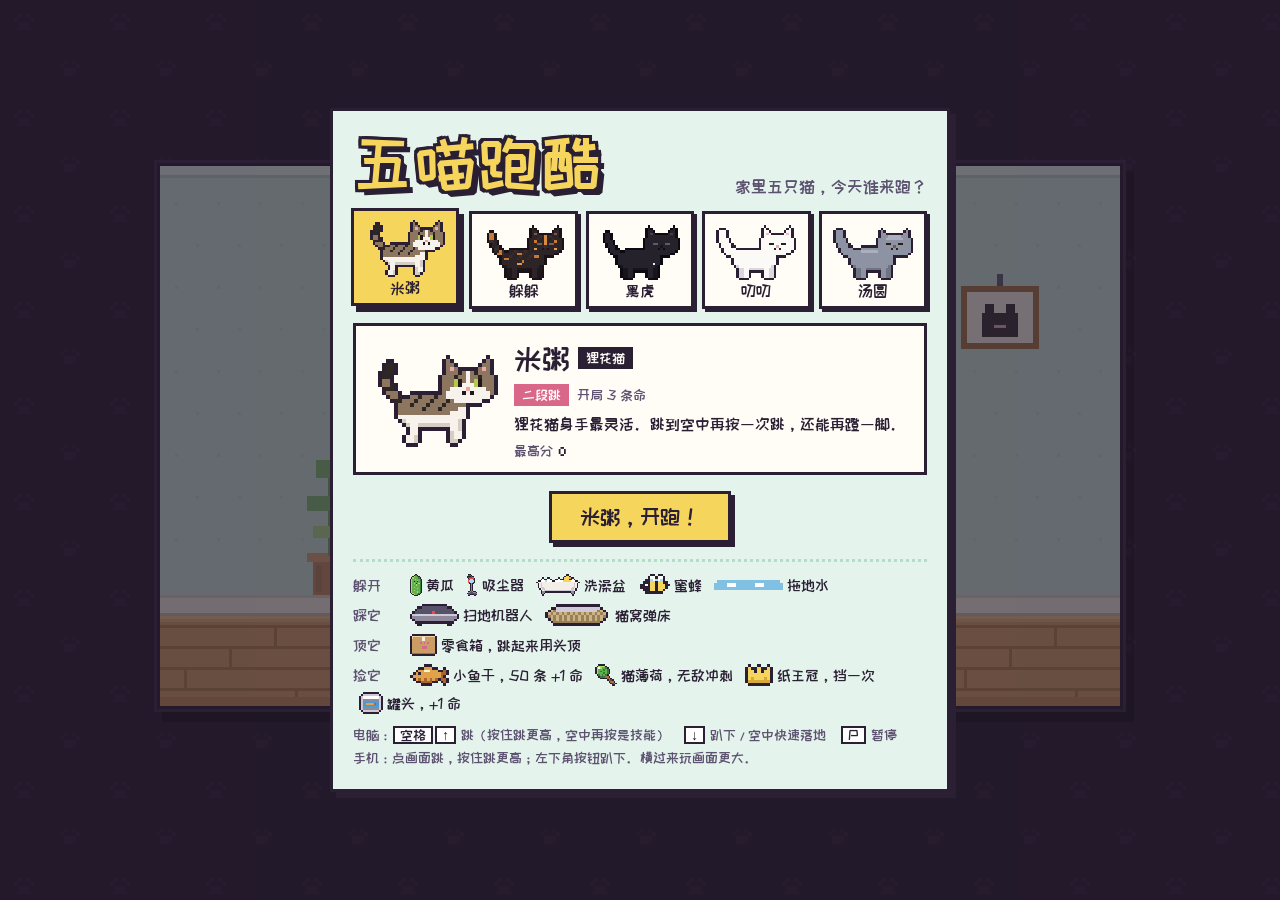
<file: cat-run/index.html>
<!doctype html>
<html lang="zh-CN">
<head>
<meta charset="utf-8">
<meta name="viewport" content="width=device-width, initial-scale=1, viewport-fit=cover">
<title>五喵跑酷</title>
<link rel="preconnect" href="https://fonts.googleapis.com">
<link rel="preconnect" href="https://fonts.gstatic.com" crossorigin>
<link rel="stylesheet" href="https://fonts.googleapis.com/css2?family=Silkscreen&family=ZCOOL+KuaiLe&display=swap">
<style>
/* Layout: one screen — the pixel stage sits on a plum ground; menus float above it as hard-shadow panels. */
:root{
  --plum:#2a1f33; --plum-hi:#3d2e4b; --paw:#33263e;
  --mint:#e4f4ed; --mint-deep:#b4dccb; --butter:#f6d55c; --rose:#f5a3b5;
  --ink:#2a1f33; --paper:#fffdf6; --soft:#b8acc6;
  --f-display:"ZCOOL KuaiLe","PingFang SC","Hiragino Sans GB","Microsoft YaHei","Noto Sans SC",sans-serif;
  --f-pixel:"Silkscreen","Courier New",ui-monospace,monospace;
  color-scheme:dark;
}
*{box-sizing:border-box}
[hidden]{display:none!important}
html{height:100%;padding-top:env(safe-area-inset-top,0px);padding-bottom:env(safe-area-inset-bottom,0px)}
body{
  height:100%;margin:0;overflow:hidden;color:var(--paper);font-family:var(--f-display);
  background:var(--plum) url("data:image/svg+xml,%3Csvg xmlns='http://www.w3.org/2000/svg' width='96' height='96' shape-rendering='crispEdges'%3E%3Cg fill='%2333263e'%3E%3Cpath d='M18 14h4v4h-4zM26 14h4v4h-4zM14 18h4v4h-4zM30 18h4v4h-4zM18 22h12v8h-12z'/%3E%3Cpath d='M64 60h4v4h-4zM72 60h4v4h-4zM60 64h4v4h-4zM76 64h4v4h-4zM64 68h12v8h-12z'/%3E%3C/g%3E%3C/svg%3E");
  -webkit-user-select:none;user-select:none;-webkit-tap-highlight-color:transparent;-webkit-touch-callout:none;
}
button{font:inherit;color:inherit}
#app{height:100%;display:flex;flex-direction:column;align-items:center;justify-content:center;gap:12px;padding-inline:16px;padding-block:8px}
#stage{position:relative;flex:none;width:320px;height:180px;touch-action:none;cursor:pointer;
  box-shadow:0 0 0 3px var(--ink),0 0 0 6px var(--plum-hi),8px 10px 0 6px rgba(0,0,0,.25)}
#game{display:block;width:100%;height:100%;image-rendering:crisp-edges;image-rendering:pixelated}

/* HUD */
#hud{position:absolute;inset:0;pointer-events:none;font-size:var(--hud,13px);padding:.5em .6em;display:flex;justify-content:space-between;align-items:flex-start;gap:.6em}
.hud-l,.hud-r{display:flex;align-items:center;gap:.55em}
.hud-l{flex-wrap:wrap;min-width:0}
#hearts{display:flex;gap:.12em;flex-wrap:wrap}
.ico{display:block;width:1.25em;height:auto;image-rendering:pixelated}
.fishc,.buff{display:flex;align-items:center;gap:.25em}
.num{font-family:var(--f-pixel);line-height:1;letter-spacing:.04em;color:var(--paper);
  text-shadow:.09em 0 0 var(--ink),-.09em 0 0 var(--ink),0 .09em 0 var(--ink),0 -.09em 0 var(--ink),.12em .12em 0 var(--ink)}
.scores{display:flex;flex-direction:column;align-items:flex-end;gap:.2em}
.scores .hi{font-size:.75em;color:var(--butter)}
.scores .big{font-size:1.25em}
.bar{width:3.2em;height:.5em;background:var(--ink);padding:.1em}
.bar i{display:block;height:100%;background:linear-gradient(90deg,#f5a3b5,#f6d55c,#a6dc6e,#a9dcf2);width:100%}
.hbtn{pointer-events:auto;width:1.9em;height:1.9em;display:grid;place-items:center;padding:0;cursor:pointer;
  background:var(--paper);color:var(--ink);border:.14em solid var(--ink);box-shadow:.14em .14em 0 var(--ink);font-family:var(--f-pixel);font-size:1em;line-height:1}
.hbtn.off{background:var(--soft)}
.hbtn:focus-visible{outline:2px dashed var(--rose);outline-offset:2px}
#toast{position:absolute;left:0;right:0;top:24%;text-align:center;pointer-events:none;font-size:calc(var(--hud,13px)*1.6);
  color:var(--butter);opacity:0;transform:translateY(.4em) scale(.9);transition:opacity .18s,transform .18s;
  text-shadow:.07em 0 0 var(--ink),-.07em 0 0 var(--ink),0 .07em 0 var(--ink),0 -.07em 0 var(--ink),.1em .12em 0 var(--ink)}
#toast.show{opacity:1;transform:none}

/* touch pads */
#pads{display:flex;justify-content:space-between;gap:14px;width:100%;max-width:560px}
.pad{flex:1;height:72px;border:3px solid var(--ink);background:var(--paper);color:var(--ink);font-size:22px;box-shadow:4px 4px 0 var(--ink);touch-action:none;cursor:pointer}
.pad.on{transform:translate(3px,3px);box-shadow:1px 1px 0 var(--ink);background:var(--butter)}
#app.pads-over #pads{position:fixed;left:0;right:0;bottom:calc(env(safe-area-inset-bottom,0px) + 12px);max-width:none;padding-inline:20px;pointer-events:none}
#app.pads-over .pad{pointer-events:auto;flex:none;width:86px;height:86px;border-radius:50%;opacity:.5}
#app.pads-below #stage{margin-top:auto}
#app.pads-below #pads{margin-top:auto;margin-bottom:8px}
#keys{margin:0;font-size:14px;color:var(--soft);text-align:center}
#keys b{color:var(--paper);font-weight:normal}

/* screens */
.screen{position:fixed;inset:0;z-index:10;display:flex;overflow-y:auto;padding:max(16px,env(safe-area-inset-top,0px)) 16px max(16px,env(safe-area-inset-bottom,0px));background:rgba(30,22,37,.6)}
.panel{margin:auto;width:100%;max-width:620px;background:var(--mint);color:var(--ink);border:3px solid var(--ink);box-shadow:6px 6px 0 var(--ink);padding:20px}
.panel.small{max-width:420px;text-align:center}
.logo{margin:0;font-weight:normal;font-size:clamp(40px,10vw,64px);line-height:1;letter-spacing:.06em;color:var(--butter);text-wrap:balance;
  text-shadow:-3px 0 var(--ink),3px 0 var(--ink),0 -3px var(--ink),0 3px var(--ink),-3px -3px var(--ink),3px 3px var(--ink),-3px 3px var(--ink),3px -3px var(--ink),6px 6px 0 var(--ink)}
.head-row{display:flex;align-items:flex-end;justify-content:space-between;gap:12px;flex-wrap:wrap}
.tagline{margin:0;font-size:17px;color:#5d5170}
.picker{display:grid;grid-template-columns:repeat(5,minmax(0,1fr));gap:8px;margin-top:16px}
.pick{appearance:none;cursor:pointer;display:flex;flex-direction:column;align-items:center;gap:2px;padding:6px 2px 5px;min-width:0;
  background:var(--paper);border:3px solid var(--ink);box-shadow:3px 3px 0 var(--ink);transition:transform .08s,box-shadow .08s}
.pick canvas{display:block;width:100%;max-width:80px;height:auto;aspect-ratio:4/3;image-rendering:pixelated}
.pick span{font-size:16px;line-height:1.2}
.pick[aria-pressed="true"]{background:var(--butter);transform:translate(-2px,-3px);box-shadow:5px 6px 0 var(--ink)}
.pick:focus-visible,.btn:focus-visible{outline:3px dashed #d9678a;outline-offset:3px}
.detail{display:flex;gap:16px;align-items:center;margin-top:14px;padding:12px 14px;background:var(--paper);border:3px solid var(--ink)}
.detail canvas{flex:none;width:128px;height:96px;image-rendering:pixelated}
.d-text{min-width:0;display:flex;flex-direction:column;gap:6px}
.d-line{display:flex;align-items:center;gap:8px;flex-wrap:wrap}
#dName{font-size:30px;line-height:1;font-weight:normal}
.tag{font-size:14px;line-height:1;padding:4px 8px;background:var(--ink);color:var(--paper)}
.tag.skill{background:#d9678a}
.lives{font-size:14px;color:#5d5170}
#dDesc{margin:0;font-size:16px;line-height:1.5}
.d-best{margin:0;font-size:14px;color:#5d5170}
.d-best b{font-family:var(--f-pixel);font-weight:normal;color:var(--ink)}
.row{display:flex;justify-content:center;gap:12px;flex-wrap:wrap;margin-top:16px}
.btn{appearance:none;cursor:pointer;font-size:22px;line-height:1;padding:12px 28px;background:var(--butter);color:var(--ink);border:3px solid var(--ink);box-shadow:4px 4px 0 var(--ink)}
.btn:active{transform:translate(3px,3px);box-shadow:1px 1px 0 var(--ink)}
.btn.ghost{background:var(--paper)}
.legend{margin:16px 0 0;padding:12px 0 0;border-top:3px dotted var(--mint-deep);display:grid;gap:8px;font-size:15px}
.legend div{display:flex;align-items:center;gap:6px;flex-wrap:wrap}
.legend dt{flex:none;width:3.4em;color:#5d5170}
.legend dd{margin:0;display:flex;align-items:center;gap:4px}
.legend dd + dd{margin-left:6px}
.legend canvas{height:22px;width:auto;image-rendering:pixelated}
.keys-help{margin:10px 0 0;font-size:14px;line-height:1.6;color:#5d5170}
.keys-help b{color:var(--ink);font-weight:normal;background:#fff;border:2px solid var(--ink);padding:0 5px;margin-inline:1px}
h2{margin:6px 0 4px;font-weight:normal;font-size:26px;line-height:1.3;text-wrap:balance;word-break:keep-all;overflow-wrap:anywhere}
#overCat{width:128px;height:96px;image-rendering:pixelated;display:block;margin:0 auto}
.stats{display:grid;grid-template-columns:repeat(3,1fr);gap:8px;margin:14px 0 0}
.stats div{background:var(--paper);border:3px solid var(--ink);padding:8px 4px}
.stats dt{font-size:14px;color:#5d5170}
.stats dd{margin:4px 0 0;font-family:var(--f-pixel);font-size:20px}
#oNew{margin:10px 0 0;font-size:18px;color:#d9678a}
@media (max-width:520px){
  .panel{padding:16px 14px}
  .detail{gap:12px;padding:10px}
  .detail canvas{width:96px;height:72px}
  #dName{font-size:26px}
  .pick span{font-size:14px}
}
@media (prefers-reduced-motion:reduce){
  .pick,#toast{transition:none}
}
</style>
</head>
<body>
<div id="app">
  <div id="stage">
    <canvas id="game" width="320" height="180" aria-label="五喵跑酷游戏画面"></canvas>
    <div id="hud" hidden>
      <div class="hud-l">
        <div id="hearts" aria-label="剩余的命"></div>
        <div class="fishc"><canvas id="fishIco" class="ico"></canvas><span class="num" id="fishN">0</span></div>
        <div id="buffs"></div>
      </div>
      <div class="hud-r">
        <div class="scores"><span class="num hi">HI <span id="hiN">00000</span></span><span class="num big" id="scoreN">00000</span></div>
        <button id="soundBtn" class="hbtn" type="button" aria-label="声音开关">♪</button>
        <button id="pauseBtn" class="hbtn" type="button" aria-label="暂停">II</button>
      </div>
    </div>
    <div id="toast" aria-live="polite"></div>
  </div>
  <div id="pads" hidden>
    <button class="pad" id="duckPad" type="button">趴下</button>
    <button class="pad" id="jumpPad" type="button">跳</button>
  </div>
  <p id="keys"><b>空格</b> / <b>↑</b> 跳，按住跳得更高 · <b>↓</b> 趴下 · <b>P</b> 暂停</p>
</div>

<section id="menu" class="screen" aria-label="选猫">
  <div class="panel">
    <div class="head-row">
      <h1 class="logo">五喵跑酷</h1>
      <p class="tagline">家里五只猫，今天谁来跑？</p>
    </div>
    <div class="picker" id="picker" role="group" aria-label="选择猫咪"></div>
    <div class="detail">
      <canvas id="bigCat" width="32" height="24"></canvas>
      <div class="d-text">
        <div class="d-line"><h2 id="dName">米粥</h2><span class="tag" id="dBreed">狸花猫</span></div>
        <div class="d-line"><span class="tag skill" id="dSkill">二段跳</span><span class="lives" id="dLives"></span></div>
        <p id="dDesc"></p>
        <p class="d-best">最高分 <b id="dBest">0</b></p>
      </div>
    </div>
    <div class="row"><button class="btn" id="startBtn" type="button">开跑！</button></div>
    <dl class="legend" id="legend"></dl>
    <p class="keys-help">电脑：<b>空格</b><b>↑</b> 跳（按住跳更高，空中再按是技能）　<b>↓</b> 趴下 / 空中快速落地　<b>P</b> 暂停<br>手机：点画面跳，按住跳更高；左下角按钮趴下。横过来玩画面更大。</p>
  </div>
</section>

<section id="pauseScr" class="screen" aria-label="暂停" hidden>
  <div class="panel small">
    <h2>歇一会儿</h2>
    <div class="row"><button class="btn" id="resumeBtn" type="button">继续跑</button><button class="btn ghost" id="quitBtn" type="button">换只猫</button></div>
  </div>
</section>

<section id="overScr" class="screen" aria-label="结束" hidden>
  <div class="panel small">
    <canvas id="overCat" width="32" height="24"></canvas>
    <h2 id="overMsg"></h2>
    <dl class="stats">
      <div><dt>分数</dt><dd id="oScore">0</dd></div>
      <div><dt>最高</dt><dd id="oBest">0</dd></div>
      <div><dt>小鱼干</dt><dd id="oFish">0</dd></div>
    </dl>
    <p id="oNew" hidden>新纪录！</p>
    <div class="row"><button class="btn" id="againBtn" type="button">再来一局</button><button class="btn ghost" id="menuBtn" type="button">换只猫</button></div>
  </div>
</section>

<script>
(() => {
'use strict';

/* ================= constants & small helpers ================= */
const W = 320, H = 180, GY = 150, CAT_X = 46;          // logical screen, floor top, cat's screen x
const GRAV = 950, JUMP = 338, JUMP2 = 292, JCUT = 150, MAXFALL = 620, STEP = 1 / 120;
const $ = id => document.getElementById(id);
const clamp = (v, a, b) => v < a ? a : v > b ? b : v;
const rand = (a, b) => a + Math.random() * (b - a);
const pick = arr => arr[(Math.random() * arr.length) | 0];
const reduceMotion = matchMedia('(prefers-reduced-motion: reduce)').matches;

const store = {
  get(k, d) { try { const v = localStorage.getItem('wumiao.' + k); return v === null ? d : JSON.parse(v); } catch (e) { return d; } },
  set(k, v) { try { localStorage.setItem('wumiao.' + k, JSON.stringify(v)); } catch (e) { /* storage blocked */ } }
};

/* ================= pixel sprite toolkit ================= */
const PAL = {
  k: '#2a1f33', W: '#ffffff', w: '#f4efe6', g: '#cfc9d6', G: '#8f899b', D: '#57526a', E: '#3b3748',
  r: '#e2504a', R: '#a8323a', o: '#f29b45', O: '#c8692a', y: '#f6d55c', Y: '#d9a93a',
  l: '#a6dc6e', L: '#62b04c', v: '#357a3a', b: '#a9dcf2', B: '#4a9bd1', N: '#2f5d9a',
  p: '#f5a3b5', P: '#d9678a', t: '#d9a46b', T: '#a86f3e', u: '#6e4527', c: '#ecd2a6', C: '#c99d64',
  s: '#cdb382', S: '#97805a', h: '#fff3c4', f: '#e0a24a', F: '#a9652a', z: '#8b6bc0'
};
const rgbCache = {};
function rgb(hex) {
  let c = rgbCache[hex];
  if (!c) { const n = parseInt(hex.slice(1), 16); c = rgbCache[hex] = [n >> 16 & 255, n >> 8 & 255, n & 255]; }
  return c;
}
function makeCanvas(w, h) { const c = document.createElement('canvas'); c.width = w; c.height = h; return c; }

// colour grid (rows of hex|null) -> canvas, with an optional 1px outline around the silhouette
function paint(grid, outline) {
  const h = grid.length, w = grid[0].length, p = outline ? 1 : 0;
  const c = makeCanvas(w + 2 * p, h + 2 * p), cx = c.getContext('2d');
  const img = cx.createImageData(c.width, c.height), d = img.data;
  const at = (x, y) => (y >= 0 && y < h && x >= 0 && x < w) ? grid[y][x] : null;
  for (let y = -p; y < h + p; y++) for (let x = -p; x < w + p; x++) {
    let col = at(x, y);
    if (!col && p && (at(x - 1, y) || at(x + 1, y) || at(x, y - 1) || at(x, y + 1))) col = outline;
    if (!col) continue;
    const [r, g, b] = rgb(col), i = ((y + p) * c.width + x + p) * 4;
    d[i] = r; d[i + 1] = g; d[i + 2] = b; d[i + 3] = 255;
  }
  cx.putImageData(img, 0, 0);
  return c;
}
// rows of palette letters -> canvas ('.' is transparent)
function sprite(rows, outline = PAL.k, pal = PAL) {
  const w = Math.max(...rows.map(r => r.length));
  return paint(rows.map(r => Array.from({ length: w }, (_, x) => {
    const ch = r[x];
    return ch && ch !== '.' ? (pal[ch] || '#ff00ff') : null;
  })), outline);
}
function recolor(rows, map) { return rows.map(r => r.replace(/./g, ch => map[ch] || ch)); }

/* ================= the cats ================= */
// Part codes: b coat, h coat highlight, s stripe, m patch on coat, M patch on white, w white areas, x shade,
// c chest spot, f forehead blaze, e iris, p pupil/mouth, l eyelid line, n nose, i inner ear, t tongue, r blush,
// T tail tip, u tail patch. Each cat maps the codes to its own colours.
const HEAD_N = [
  '.b.........b.',
  '.bb.......bb.',
  '.bib.....bib.',
  '.bbbsbfbsbbb.',
  'bbbsbbfbbsbbb',
  'bbmbbbfbbbmbb',
  'bbbbbwfwbbbbb',
  'bbwwwwwwwwwbb',
  'bwMwwwwwwwMwb',
  '.wwwwwwwwwww.',
  '...wwwwwww...'
];
const HEAD_R = [
  '.............',
  '.b.........b.',
  '.bi.......ib.',
  '.bbbhhhhhbbb.',
  'bbbhhhhhhhbbb',
  'bbbbbbbbbbbbb',
  'bbbbbbbbbbbbb',
  'bbbbbbbbbbbbb',
  'bbbbbbbbbbbbb',
  'bbbbbbbbbbbbb',
  '.bbbbbbbbbbb.'
];
const BODY_N = [
  '...bbsbbbsbbbsb..',
  '.bbbsbmmsbbbsbbb.',
  'bbbsbbbsbbbsbmmbb',
  'bmmbbbsbbbsbbbbww',
  'bbbbbbbbmbbbbwwww',
  'wwwwwwMMwwwwwwcww',
  '.xwwwwwwwwwwwwwx.',
  '...xxxxxxxxxxx...'
];
const BODY_C = [
  '....bbbbbbbbb....',
  '..bbhhhhhhhhbbb..',
  '.bbbbbbbbbbbbbbb.',
  'bbbbbbbbbbbbbbbbb',
  'bbbbbbbbbbbbbbbbb',
  'bbbbbbbbbbbbbbbbb',
  'bbbbbbbbbbbbbbbbb',
  '.xbbbbbbbbbbbbbx.',
  '...xxxxxxxxxxx...'
];
const TAILS = {
  up0: [[0, 0], [-2, -1], [-4, -3], [-5, -5], [-5, -7], [-4, -9]],
  up1: [[0, 0], [-2, -1], [-4, -2], [-5, -4], [-6, -6], [-6, -8]],
  mid: [[0, 0], [-3, -1], [-6, -2], [-8, -4]],
  low: [[0, 0], [-3, 1], [-6, 2], [-8, 2]],
  puff: [[0, 0], [-1, -3], [-1, -6], [-1, -9]]
};
// legs: [footDX, footY] for back-far, back-near, front-near, front-far
const POSES = {
  run0: { by: 10, hy: 1, legs: [[1, 21], [-2, 21], [2, 20], [-1, 21]], tail: 'up0', face: 'open' },
  run1: { by: 11, hy: 2, legs: [[0, 21], [0, 21], [0, 21], [0, 21]], tail: 'up1', face: 'open' },
  run2: { by: 10, hy: 1, legs: [[-2, 21], [1, 20], [-1, 21], [2, 21]], tail: 'up0', face: 'open' },
  run3: { by: 9, hy: 0, legs: [[-1, 19], [1, 19], [1, 19], [-1, 19]], tail: 'up1', face: 'open' },
  jump: { by: 9, hy: 0, legs: [[-3, 19], [-3, 20], [3, 18], [3, 17]], tail: 'mid', face: 'meow' },
  fall: { by: 9, hy: 1, legs: [[1, 20], [0, 21], [1, 21], [2, 20]], tail: 'up1', face: 'open' },
  glide: { by: 9, hy: 0, legs: [[-3, 18], [-3, 19], [3, 18], [3, 17]], tail: 'up0', face: 'bliss' },
  duck0: { by: 14, hy: 8, legs: [[-1, 21], [1, 21], [1, 21], [-1, 21]], tail: 'low', face: 'open' },
  duck1: { by: 14, hy: 8, legs: [[1, 21], [-1, 21], [-1, 21], [1, 21]], tail: 'low', face: 'open' },
  hurt: { by: 8, hy: 0, legs: [[0, 21], [0, 21], [0, 21], [0, 21]], tail: 'puff', face: 'hurt' },
  slam: { by: 10, hy: 2, legs: [[0, 18], [0, 18], [0, 18], [0, 18]], tail: 'up1', face: 'blink' }
};
const RUN = ['run0', 'run1', 'run2', 'run3'];

const CATS = [
  { id: 'mizhou', name: '米粥', breed: '狸花猫', skill: '二段跳', ability: 'double', lives: 3, jump: 1,
    desc: '狸花猫身手最灵活。跳到空中再按一次跳，还能再蹬一脚。',
    head: 'N', body: 'N', tailW: 2,
    pal: { o: '#2a1f33', b: '#8c7660', h: '#a8927a', x: '#d6cdc4', s: '#2e2622', m: 'b', M: 'w', w: '#f7f3ec', c: 'w', f: 'w',
      e: '#b7c64e', p: '#1d1718', l: 'p', n: '#eda1a5', i: '#e9a9ad', t: '#e5737f', r: '#f2a3a8', T: 's', u: 'b' } },
  { id: 'duoduo', name: '躲躲', breed: '玳瑁猫', skill: '闪避', ability: 'dodge', lives: 3, jump: 1,
    desc: '名字就叫躲躲。被撞到的时候，有三分之一的机会一扭身躲开，不掉命。',
    head: 'N', body: 'N', tailW: 2,
    pal: { o: '#1a1216', b: '#2d2428', h: '#4a3b3c', x: '#1e181b', s: '#3b2c2a', m: '#c87a35', M: '#e19a52', w: 'b', c: 'w', f: '#d98c40',
      e: '#c8cf5a', p: '#1a1416', l: '#7a5f58', n: '#3a2b2c', i: '#7a5556', t: '#e5737f', r: '#c7604f', T: 'm', u: 'm' } },
  { id: 'heihu', name: '黑虎', breed: '黑猫', skill: '虎扑', ability: 'tiger', lives: 3, jump: 1,
    desc: '一身黑的小老虎。从上面踩到黄瓜、吸尘器、蜜蜂都不疼，还能借力弹起来。',
    head: 'N', body: 'N', tailW: 2,
    pal: { o: '#0c0a10', b: '#25222c', h: '#3d3a4a', x: '#17151c', s: 'b', m: 'b', M: 'b', w: 'b', c: '#efeff2', f: 'b',
      e: '#e8c33b', p: '#0e0c12', l: '#5d5873', n: '#17151c', i: '#4b3a49', t: '#d0606e', r: '#5a3a48', T: 'b', u: 'b' } },
  { id: 'daodao', name: '叨叨', breed: '白猫', skill: '飘飘', ability: 'glide', lives: 3, jump: 1,
    desc: '毛太蓬松了，像一朵云。往下掉的时候按住跳，就能慢慢飘过去。',
    head: 'N', body: 'N', tailW: 3,
    pal: { o: '#2a1f33', b: '#fbfaf7', h: '#ffffff', x: '#dcd7df', s: 'b', m: 'b', M: 'b', w: 'b', c: 'b', f: 'b',
      e: '#c3d166', p: '#22202a', l: 'p', n: '#f3a2b0', i: '#f5b5c0', t: '#e5737f', r: '#f7b3bf', T: 'b', u: 'b' } },
  { id: 'tangyuan', name: '汤圆', breed: '英短蓝猫', skill: '屁股墩', ability: 'slam', lives: 4, jump: 0.93,
    desc: '圆滚滚的，多一条命，就是跳得低一点。空中按 ↓ 一屁股坐下去，把旁边的东西都震飞。',
    head: 'R', body: 'C', tailW: 3,
    pal: { o: '#2a1f33', b: '#8d93a3', h: '#a9afbd', x: '#6f7484', s: 'b', m: 'b', M: 'b', w: 'b', c: 'b', f: 'b',
      e: '#e9a23b', p: '#2b1d12', l: 'p', n: '#5d5f6e', i: '#a4919c', t: '#e5737f', r: '#c99aa8', T: 'b', u: 'b' } }
];
for (const cat of CATS) {
  const col = {};
  const res = (k, n = 0) => { const v = cat.pal[k]; return !v ? null : v[0] === '#' ? v : n > 5 ? null : res(v, n + 1); };
  for (const k in cat.pal) col[k] = res(k);
  cat.colors = col;
  cat.frames = {};
}

function drawTail(put, pts, ox, oy, thick) {
  const path = [];
  for (let i = 0; i < pts.length - 1; i++) {
    const [x0, y0] = pts[i], [x1, y1] = pts[i + 1], n = Math.max(Math.abs(x1 - x0), Math.abs(y1 - y0));
    for (let s = i ? 1 : 0; s <= n; s++) path.push([Math.round(x0 + (x1 - x0) * s / n), Math.round(y0 + (y1 - y0) * s / n)]);
  }
  const N = path.length, o = (thick - 1) >> 1;
  path.forEach(([x, y], k) => {
    const code = k >= N - 2 ? 'T' : k % 3 === 2 ? 's' : k % 5 === 3 ? 'u' : 'b';
    for (let dy = 0; dy < thick; dy++) for (let dx = 0; dx < thick; dx++) put(ox + x - o + dx, oy + y - o + dy, code);
  });
}
function drawLeg(put, hx, hy, [dx, fy], code) {
  const n = Math.max(1, fy - hy);
  for (let y = hy; y <= fy; y++) { const x = hx + Math.round(dx * (y - hy) / n); put(x, y, code); put(x + 1, y, code); }
}
function drawFace(put, face, hx, hy) {
  const P = (x, y, c) => put(hx + x, hy + y, c);
  if (face === 'hurt') { P(3, 4, 'l'); P(4, 5, 'l'); P(3, 6, 'l'); P(9, 4, 'l'); P(8, 5, 'l'); P(9, 6, 'l'); }
  else if (face === 'blink' || face === 'bliss') { for (const ex of [3, 8]) { P(ex, 6, 'l'); P(ex + 1, 6, 'l'); } }
  else for (const ex of [3, 8]) { P(ex, 5, 'e'); P(ex + 1, 5, 'p'); P(ex, 6, 'e'); P(ex + 1, 6, 'p'); }
  if (face === 'bliss') { P(2, 7, 'r'); P(10, 7, 'r'); }
  P(6, 7, 'n');
  if (face === 'meow' || face === 'hurt') { P(5, 8, 'p'); P(6, 8, 't'); P(7, 8, 'p'); P(6, 9, 't'); }
  else { P(5, 8, 'p'); P(7, 8, 'p'); }
}
function catGrid(cat, poseName, face) {
  const P = POSES[poseName];
  const g = Array.from({ length: 22 }, () => Array(30).fill(null));
  const put = (x, y, c) => { if (x >= 0 && x < 30 && y >= 0 && y < 22 && c && c !== '.') g[y][x] = c; };
  const stamp = (rows, ox, oy) => rows.forEach((r, y) => { for (let x = 0; x < r.length; x++) put(ox + x, oy + y, r[x]); });
  const bx = 6, by = P.by, hx = 17, hy = P.hy, chubby = cat.body === 'C';
  drawTail(put, TAILS[P.tail], bx + 1, by + 1, cat.tailW + (P.tail === 'puff' ? 1 : 0));
  drawLeg(put, 8, by + 5, P.legs[0], 'x');
  drawLeg(put, 20, by + 5, P.legs[3], 'x');
  stamp(chubby ? BODY_C : BODY_N, bx, chubby ? by - 1 : by);
  drawLeg(put, 10, by + 5, P.legs[1], 'w');
  drawLeg(put, 18, by + 5, P.legs[2], 'w');
  stamp(cat.head === 'R' ? HEAD_R : HEAD_N, hx, hy);
  drawFace(put, face || P.face, hx, hy);
  return g;
}
// cached 32x24 frame (30x22 + outline). Feet sit on row 22, outline on row 23.
function catFrame(cat, pose, face) {
  const key = pose + ':' + (face || '');
  let f = cat.frames[key];
  if (!f) {
    const col = cat.colors;
    f = cat.frames[key] = paint(catGrid(cat, pose, face).map(r => r.map(c => c ? (col[c] || '#ff00ff') : null)), col.o);
  }
  return f;
}
const headTop = pose => POSES[pose].hy;   // used to seat the crown on the head

/* ================= props, hazards & pickups ================= */
const SPR = {};
SPR.fish = sprite([
  '....fff.....',
  '..ffhhfff..F',
  '.fkfffffffFF',
  'ffffffffffF.',
  '.fFfFfFfF.FF',
  '...FFFF....F'
]);
SPR.cukeS = sprite([
  '..vv..',
  '.lLLv.',
  'lLlLLv',
  'lLLLLv',
  'lLLlLv',
  'lLLLLv',
  'llLLLv',
  'lLLlLv',
  'lLLLLv',
  'lLlLLv',
  'lLLLLv',
  '.lLLv.'
]);
SPR.cukeB = sprite([
  '...vv...',
  '..lLLv..',
  '.lLLLLv.',
  'lLLlLLLv',
  'lLLLLlLv',
  'lLkLLkLv',
  'lLLLLLLv',
  'lLlLkLlv',
  'lLLLlLLv',
  'lLLLLLLv',
  'lLlLLLLv',
  'lLLLLlLv',
  'lLLLLLLv',
  'lLlLLLLv',
  'lLLLLlLv',
  '.lLLLLv.',
  '..lLLv..'
]);
const VAC = [
  '..DDDD........',
  '.D....D.......',
  '.D....D.......',
  '.DDDDDDrr.....',
  '...rrrrrrr....',
  '..rRbbbbRr....',
  '..rbWbbbbr....',
  '..rbbgbbbr....',
  '..rbbbbbbr....',
  '..rRbbbbRr....',
  '...rrrrrr.....',
  '.....GG.......',
  '.....GG.......',
  '.....GG.......',
  '.....GG.......',
  '.....GG.......',
  '.....GG.......',
  '.....GG.......',
  '.....GG.......',
  '.....GG.......',
  '.....GG.......',
  '....GDDG......',
  '..GGDDDDGGGG..',
  '.GDDDDDDDDDDG.',
  '.GrrrrrrrrrrG.',
  '..DD......DD..'
];
SPR.vac = [sprite(VAC), sprite(recolor(VAC, { b: 'g', W: 'b' }))];
const TUB = [
  '..................yy......',
  '.................yyyo.....',
  '...W..WW.....W...yyy..W...',
  '..WWWbWWW..WWWWWyyyyyWWW..',
  'wwwwwwwwwwwwwwwwwwwwwwwwww',
  '.wgwwwwwwwwwwwwwwwwwwwwgw.',
  '.wgwwwwwwwwwwwwwwwwwwwwgw.',
  '.wggwwwwwwwwwwwwwwwwwwggw.',
  '..wggwwwwwwwwwwwwwwwwggw..',
  '...wgggggggggggggggggggw..',
  '...GG................GG...',
  '...G..................G...'
];
SPR.tub = [sprite(TUB), sprite(recolor(TUB, { W: 'b', b: 'W' }))];
SPR.bee = [sprite([
  '....WW.WW..',
  '....bWbWb..',
  '..kkyykyy..',
  '.kWkyykyyyk',
  '.kkkyykyyy.',
  '..kkyykyy..',
  '...........'
]), sprite([
  '...........',
  '...........',
  '..kkyykyy..',
  '.kWkyykyyyk',
  '.kkkyykyyy.',
  '..kkbWbWb..',
  '....WW.WW..'
])];
const ROBO = [
  '....DDDDDDDDDD....',
  '..DDDDDDDDDDDDDD..',
  '.DDDDDDDrDDDDDDDD.',
  'ggbbgggggggggggggg',
  'GGGGGGGGGGGGGGGGGG',
  '.GGGGGGGGGGGGGGGG.',
  '..kk..........kk..'
];
SPR.robo = [sprite(ROBO), sprite(recolor(ROBO, { r: 'L' }))];
SPR.roboOff = sprite([
  '..DDDDDDDDDDDDDD..',
  '.DDDDDDDGDDDDDDDD.',
  'ggGGgggggggggggggg',
  'GGGGGGGGGGGGGGGGGG',
  '..kk..........kk..'
]);
SPR.fly = [sprite([
  'pp....pp',
  'pPp..pPp',
  '.ppkkpp.',
  '.Ppkkpp.',
  'pp.kk.pp'
], PAL.k), sprite([
  '........',
  '..p..p..',
  '..PpkpP.',
  '...kk...',
  '...kk...'
], PAL.k)];
SPR.nip = sprite([
  '.llll......',
  'lWlLLv.....',
  'lLLLvLv....',
  'lLvLLLv....',
  'lLLLvLv....',
  '.vLvLv.....',
  '..vvvTT....',
  '......TT...',
  '.......Tu..',
  '........TT.',
  '.........uT'
]);
SPR.crown = sprite([
  'y..y..y',
  'yy.y.yy',
  'yyyyyyy',
  'yYyyyYy',
  'YYYYYYY'
]);
SPR.can = sprite([
  '.ggggggg.',
  'gWWWWWWWg',
  'gGGGGGGGg',
  'gBBBBBBBg',
  'gBffffFBg',
  'gBBBBBBBg',
  'gGGGGGGGg',
  '.ggggggg.'
]);
const BOX = [
  'cccccccccccccc',
  'cCCCCCwwCCCCCC',
  'CCCCCCwwCCCCCC',
  'CCCCCCCCCCCCCC',
  'CCCCCPCPCPCCCC',
  'CCCCCCCCCCCCCC',
  'CCCCCCPPPCCCCC',
  'CCCCCCPPPCCCCC',
  'CCCCCCCCCCCCCC',
  'CCCCCCCCCCCCCC',
  'TTTTTTTTTTTTTT'
];
SPR.box = sprite(BOX);
SPR.boxLit = sprite(recolor(BOX, { P: 'p', c: 'h' }));
SPR.boxUsed = sprite(recolor(BOX, { C: 'S', c: 's', P: 'S', w: 'S', T: 'u' }));
SPR.bed = [sprite([
  '...gggggggggggggggg...',
  '.sSgggggggggggggggSs..',
  'sSsSsSsSsSsSsSsSsSsSs.',
  'SsSsSsSsSsSsSsSsSsSsS.',
  '.sSsSsSsSsSsSsSsSsSs..',
  '..SSSSSSSSSSSSSSSSS...'
]), sprite([
  '......................',
  '.sSggggggggggggggggSs.',
  'sSsSsSsSsSsSsSsSsSsSs.',
  'SsSsSsSsSsSsSsSsSsSsS.',
  '..SSSSSSSSSSSSSSSSS...'
])];
SPR.heart = sprite(['.pp.pp.', 'pWppppP', 'pppppPP', '.pppPP.', '..pPP..', '...P...']);
SPR.heartX = sprite(['.gg.gg.', 'g..g..g', 'g.....g', '.g...g.', '..g.g..', '...g...'], PAL.k);

// 3x5 digits for score pop-ups on the canvas
const GLYPH = {
  0: '111101101101111', 1: '010110010010111', 2: '111001111100111', 3: '111001111001111', 4: '101101111001001',
  5: '111100111001111', 6: '111100111101111', 7: '111001010010010', 8: '111101111101111', 9: '111101111001111',
  '+': '000010111010000', U: '101101101101111', P: '111101111100100', x: '000101010101000'
};
function pixText(cx, str, x, y, color) {
  str = String(str);
  const draw = (ox, oy, col) => {
    cx.fillStyle = col;
    for (let i = 0; i < str.length; i++) {
      const g = GLYPH[str[i]];
      if (!g) continue;
      for (let j = 0; j < 15; j++) if (g[j] === '1') cx.fillRect(ox + i * 4 + j % 3, oy + ((j / 3) | 0), 1, 1);
    }
  };
  for (const [dx, dy] of [[-1, 0], [1, 0], [0, -1], [0, 1], [1, 1]]) draw(x + dx, y + dy, PAL.k);
  draw(x, y, color);
}

/* ================= sound: tiny WebAudio synth ================= */
const NOTE = { C: 0, D: 2, E: 4, F: 5, G: 7, A: 9, B: 11 };
const freq = n => 440 * Math.pow(2, (12 * (+n.slice(-1) + 1) + NOTE[n[0]] - 69) / 12);
const MELODY = ('E5 G5 A5 G5 E5 - C5 D5 E5 - G5 - A5 G5 E5 - D5 E5 F5 E5 D5 - B4 C5 D5 - G4 - - - - - ' +
  'E5 G5 A5 G5 E5 - C6 B5 A5 - G5 - E5 G5 A5 - G5 F5 E5 D5 C5 - E5 D5 C5 - - - G4 A4 B4 -').split(' ');
const BASS = 'C3 G3 C3 G3 A2 E3 A2 E3 F2 C3 F2 C3 G2 D3 G2 B2 C3 G3 C3 G3 F2 C3 F2 C3 G2 D3 G2 D3 C3 G3 C3 G2'.split(' ');
const audio = {
  ctx: null, level: clamp(store.get('sound', 2) | 0, 0, 2),     // 2 music+sfx, 1 sfx only, 0 muted
  timer: null, next: 0, step: 0, tempo: 1,
  init() {
    if (this.ctx) { if (this.ctx.state === 'suspended') this.ctx.resume(); return; }
    const AC = window.AudioContext || window.webkitAudioContext;
    if (!AC) return;
    const c = this.ctx = new AC();
    this.out = c.createGain(); this.out.gain.value = 0.55; this.out.connect(c.destination);
    this.sfx = c.createGain(); this.sfx.gain.value = 0.7; this.sfx.connect(this.out);
    this.mus = c.createGain(); this.mus.gain.value = 0.17; this.mus.connect(this.out);
    const len = c.sampleRate * 0.5, buf = c.createBuffer(1, len, c.sampleRate), d = buf.getChannelData(0);
    for (let i = 0; i < len; i++) d[i] = Math.random() * 2 - 1;
    this.noiseBuf = buf;
  },
  ok() { return this.ctx && this.level > 0 && this.ctx.state === 'running'; },
  tone(type, f0, f1, dur, vol = 0.25, delay = 0, bus = this.sfx) {
    const c = this.ctx, t = c.currentTime + delay, o = c.createOscillator(), g = c.createGain();
    o.type = type; o.frequency.setValueAtTime(f0, t);
    if (f1 !== f0) o.frequency.exponentialRampToValueAtTime(f1, t + dur);
    g.gain.setValueAtTime(vol, t); g.gain.exponentialRampToValueAtTime(0.0008, t + dur);
    o.connect(g); g.connect(bus); o.start(t); o.stop(t + dur + 0.02);
  },
  noise(dur, vol, cutoff, kind = 'highpass', delay = 0, bus = this.sfx) {
    const c = this.ctx, t = c.currentTime + delay, s = c.createBufferSource(), f = c.createBiquadFilter(), g = c.createGain();
    s.buffer = this.noiseBuf; f.type = kind; f.frequency.value = cutoff;
    g.gain.setValueAtTime(vol, t); g.gain.exponentialRampToValueAtTime(0.0008, t + dur);
    s.connect(f); f.connect(g); g.connect(bus); s.start(t); s.stop(t + dur + 0.02);
  },
  meow(pitch = 1, vol = 0.45) {
    const c = this.ctx, t = c.currentTime, o = c.createOscillator(), f = c.createBiquadFilter(), g = c.createGain();
    o.type = 'sawtooth';
    o.frequency.setValueAtTime(520 * pitch, t); o.frequency.linearRampToValueAtTime(840 * pitch, t + 0.09); o.frequency.linearRampToValueAtTime(470 * pitch, t + 0.36);
    f.type = 'bandpass'; f.Q.value = 3.5;
    f.frequency.setValueAtTime(900, t); f.frequency.linearRampToValueAtTime(2300, t + 0.1); f.frequency.linearRampToValueAtTime(850, t + 0.38);
    g.gain.setValueAtTime(0.0008, t); g.gain.exponentialRampToValueAtTime(vol, t + 0.03); g.gain.exponentialRampToValueAtTime(0.0008, t + 0.42);
    o.connect(f); f.connect(g); g.connect(this.sfx); o.start(t); o.stop(t + 0.45);
  },
  play(name, arg) {
    if (!this.ok()) return;
    const T = (...a) => this.tone(...a);
    switch (name) {
      case 'jump': T('square', 380, 760, 0.11, 0.13); break;
      case 'jump2': T('square', 620, 1240, 0.12, 0.12); break;
      case 'fish': T('square', 988, 988, 0.05, 0.1); T('square', 1319, 1319, 0.16, 0.1, 0.05); break;
      case 'stomp': T('square', 460, 110, 0.13, 0.16); this.noise(0.07, 0.18, 900, 'lowpass'); break;
      case 'bump': T('square', 170, 120, 0.08, 0.18); break;
      case 'power': [523, 659, 784, 1047, 1319].forEach((f, i) => T('square', f, f, 0.07, 0.11, i * 0.06)); break;
      case 'oneup': [784, 988, 1175, 1568, 1319, 1760].forEach((f, i) => T('square', f, f, 0.08, 0.1, i * 0.07)); break;
      case 'hurt': T('sawtooth', 620, 150, 0.28, 0.12); this.meow(arg || 1, 0.3); break;
      case 'splash': this.noise(0.25, 0.22, 1600); T('sine', 700, 220, 0.16, 0.12); break;
      case 'boom': T('sine', 150, 38, 0.32, 0.5); this.noise(0.22, 0.3, 320, 'lowpass'); break;
      case 'dodge': T('triangle', 880, 1500, 0.09, 0.15); T('triangle', 1500, 900, 0.1, 0.12, 0.08); break;
      case 'flutter': T('triangle', 1568, 2093, 0.07, 0.12); T('triangle', 2093, 2637, 0.08, 0.1, 0.06); break;
      case 'boing': T('square', 180, 980, 0.26, 0.13); break;
      case 'shield': T('triangle', 1200, 300, 0.25, 0.18); this.noise(0.1, 0.12, 2500); break;
      case 'select': T('square', 660, 660, 0.05, 0.1); T('square', 990, 990, 0.08, 0.1, 0.05); break;
      case 'meow': this.meow(arg || 1); break;
      case 'over': [659, 523, 440, 349, 330].forEach((f, i) => T('triangle', f, f * 0.98, 0.2, 0.18, i * 0.16)); break;
    }
  },
  startMusic() {
    if (!this.ctx || this.level < 2 || this.timer) return;
    this.next = this.ctx.currentTime + 0.08; this.step = 0;
    this.timer = setInterval(() => this.schedule(), 25);
  },
  stopMusic() { clearInterval(this.timer); this.timer = null; },
  schedule() {
    const c = this.ctx, dur = 0.2 / this.tempo;
    if (this.next < c.currentTime - 0.05) this.next = c.currentTime + 0.05;   // tab was throttled: skip ahead
    while (this.next < c.currentTime + 0.12) {
      const i = this.step, t = this.next - c.currentTime, m = MELODY[i];
      if (m && m !== '-') this.tone('square', freq(m), freq(m), dur * 0.9, 0.5, t, this.mus);
      if (i % 2 === 0) this.tone('triangle', freq(BASS[i >> 1]), freq(BASS[i >> 1]), dur * 1.8, 0.9, t, this.mus);
      if (i % 4 === 2) this.noise(0.04, 0.25, 6000, 'highpass', t, this.mus);
      this.next += dur; this.step = (i + 1) % 64;
    }
  },
  cycle() {
    this.level = (this.level + 2) % 3;
    store.set('sound', this.level);
    if (this.level < 2) this.stopMusic();
    else if (mode === 'play') this.startMusic();
  }
};
const MEOW_PITCH = { mizhou: 1, duoduo: 1.12, heihu: 0.86, daodao: 1.25, tangyuan: 0.76 };

/* ================= run state ================= */
const cv = $('game'), ctx = cv.getContext('2d');
let mode = 'menu';            // menu | play | pause | dying | over
let selIdx = clamp(store.get('sel', 0) | 0, 0, CATS.length - 1);
let S = null;                 // the current run
const attract = { cam: 0, anim: 0 };

function newRun() {
  const cat = CATS[selIdx];
  S = {
    cat, t: 0, cam: 0, dist: 0, bonus: 0, score: 0, fish: 0, fishToLife: 0, lives: cat.lives,
    speed: 125, tier: 0, nextX: 300, lastPat: '', ents: [], parts: [], pops: [], shake: 0, cause: 'cuke', night: 0, deadT: 0,
    p: { y: GY, prevY: GY, vy: 0, ground: true, on: 'floor', coyote: 0, buf: 0, jumps: 0, cut: false, duck: false,
      slam: false, glide: false, inv: 0, hurtT: 0, crown: false, nip: 0, combo: 0, anim: 0, blinkT: 2.5, dead: false }
  };
  for (let i = 0; i < 6; i++) addFish(150 + i * 16, GY - 12);
}

/* ---------- entities ---------- */
const add = e => (S.ents.push(e), e);
const addFish = (x, y) => add({ type: 'fish', x: x - 7, y: y - 4, hb: [1, 1, 12, 6], ph: Math.random() * 6 });
const mk = {
  cuke(x, big) { const s = big ? SPR.cukeB : SPR.cukeS; return add({ type: 'cuke', haz: true, x, y: GY - s.height, spr: s, hb: [2, 2, s.width - 4, s.height - 3] }); },
  vac(x) { return add({ type: 'vac', haz: true, x, y: GY - 28, hb: [2, 1, 11, 26], t: 0 }); },
  tub(x) { return add({ type: 'tub', haz: true, x, y: GY - 14, hb: [2, 5, 24, 8], t: 0 }); },
  bee(x, lvl) { const y = { low: GY - 14, mid: GY - 23, high: GY - 46 }[lvl]; return add({ type: 'bee', haz: true, x, y, y0: y, vx: -45, hb: [2, 2, 9, 5], t: Math.random() * 6 }); },
  robo(x) { return add({ type: 'robo', x, y: GY - 9, vx: -32, hb: [1, 1, 18, 7], t: 0 }); },
  fly(x, y) { return add({ type: 'fly', x, y, y0: y, vx: -14, hb: [0, 0, 10, 7], t: Math.random() * 6 }); },
  box(x, y, loot) { return add({ type: 'box', solid: true, x, y, loot, l: x + 1, r: x + 15, top: y + 1, bot: y + 12, hb: null, bumpT: 0 }); },
  plat(x, y, w, kind) { return add({ type: 'plat', solid: true, kind, x, y, w, l: x, r: x + w, top: y, bot: y + 5 }); },
  puddle(x, w) { return add({ type: 'puddle', x, y: GY, w, t: 0 }); },
  bed(x) { return add({ type: 'bed', x, y: GY - 8, hb: [1, 1, 22, 6], squash: 0 }); }
};
function lootRoll() {
  const r = Math.random();
  if (r < 0.32) return 'nip';
  if (r < 0.72 || S.lives >= 9) return 'crown';
  return 'can';
}
function fishArc(xc, apex, n) {
  const span = S.speed * 0.6;
  for (let i = 0; i < n; i++) { const u = i / (n - 1); addFish(xc - span / 2 + u * span, GY - 14 - apex * 4 * u * (1 - u)); }
}

/* ---------- level patterns: fn(x) builds at world x and returns its length ---------- */
const PATS = [
  { id: 'cuke1', tier: 0, w: 3, fn: x => (mk.cuke(x, Math.random() < 0.35), 10) },
  { id: 'row', tier: 0, w: 2, safe: true, fn: x => { const y = Math.random() < 0.5 ? GY - 12 : GY - 44; for (let i = 0; i < 6; i++) addFish(x + i * 16, y); return 96; } },
  { id: 'arc', tier: 0, w: 3, fn: x => { mk.cuke(x + 40, Math.random() < 0.4); fishArc(x + 44, 44, 5); return 70; } },
  { id: 'boxes', tier: 0, w: 3, fn: x => {
    const n = 1 + (Math.random() * 3 | 0), k = Math.random() * n | 0;
    for (let i = 0; i < n; i++) mk.box(x + i * 16, GY - 54, i === k && Math.random() < 0.6 ? lootRoll() : 'fish');
    if (n > 1) for (let i = 0; i < n; i++) addFish(x + 8 + i * 16, GY - 66);
    return n * 16;
  } },
  { id: 'plat', tier: 0, w: 2, fn: x => {
    const w = 40 + (Math.random() * 3 | 0) * 8;
    mk.plat(x, GY - 34, w, 'tree');
    for (let i = 0; i < w / 16 - 1; i++) addFish(x + 12 + i * 16, GY - 44);
    if (S.tier >= 1 && Math.random() < 0.6) mk.cuke(x + w / 2 - 4, Math.random() < 0.3);
    return w;
  } },
  { id: 'fly', tier: 0, w: 1, safe: true, fn: x => (mk.fly(x, GY - rand(34, 66)), 20) },
  { id: 'cuke2', tier: 1, w: 3, fn: x => (mk.cuke(x, false), mk.cuke(x + 9, true), 20) },
  { id: 'robo', tier: 1, w: 3, pre: 36, fn: x => (mk.robo(x), 20) },
  { id: 'beeLow', tier: 1, w: 1, pre: 40, fn: x => (mk.bee(x, 'low'), 14) },
  { id: 'beeHigh', tier: 1, w: 1, pre: 30, fn: x => { mk.bee(x, 'high'); for (let i = 0; i < 4; i++) addFish(x + 24 + i * 14, GY - 12); return 80; } },
  { id: 'puddle', tier: 1, w: 2, fn: x => { const w = 30 + (Math.random() * 3 | 0) * 8; mk.puddle(x, w); fishArc(x + w / 2, 40, 4); return w; } },
  { id: 'bed', tier: 1, w: 1, fn: x => {
    mk.bed(x);
    for (let k = 1; k <= 7; k++) { const t = k * 0.11; addFish(x + 14 + S.speed * t, GY - 22 - (470 * t - 475 * t * t)); }
    const sx = x + S.speed * 0.66;
    mk.plat(sx, GY - 92, 48, 'shelf');
    for (let i = 0; i < 3; i++) addFish(sx + 10 + i * 14, GY - 102);
    return sx + 48 - x;
  } },
  { id: 'vac', tier: 2, w: 2, fn: x => (mk.vac(x), 16) },
  { id: 'tub', tier: 2, w: 2, fn: x => (mk.tub(x), 28) },
  { id: 'beeMid', tier: 2, w: 2, pre: 40, fn: x => (mk.bee(x, 'mid'), 14) },
  { id: 'cuke3', tier: 2, w: 2, fn: x => (mk.cuke(x, false), mk.cuke(x + 9, true), mk.cuke(x + 20, false), 28) },
  { id: 'pond', tier: 2, w: 2, fn: x => {
    const w = 72 + (Math.random() * 3 | 0) * 8;
    mk.puddle(x, w); mk.plat(x + 10, GY - 34, w - 20, 'tree');
    for (let i = 0; i < 4; i++) addFish(x + 18 + i * 14, GY - 44);
    return w;
  } },
  { id: 'steps', tier: 2, w: 1, fn: x => {
    mk.plat(x, GY - 32, 40, 'tree'); mk.plat(x + 58, GY - 64, 44, 'shelf');
    mk.box(x + 72, GY - 120, lootRoll());
    for (let i = 0; i < 3; i++) addFish(x + 64 + i * 14, GY - 74);
    if (Math.random() < 0.5) mk.robo(x + 30);
    return 104;
  } },
  { id: 'robo2', tier: 3, w: 2, pre: 44, fn: x => (mk.robo(x), mk.robo(x + 36), 56) },
  { id: 'combo', tier: 3, w: 2, fn: x => { mk.cuke(x, true); mk.bee(x + 40 + S.speed * 0.35, 'high'); return 60; } },
  { id: 'vacbee', tier: 3, w: 1, fn: x => { mk.vac(x); mk.bee(x + S.speed * 1.1, 'mid'); return 30; } }
];
function spawnNext() {
  const pool = PATS.filter(p => p.tier <= S.tier && !(p.id === S.lastPat && Math.random() < 0.8));
  let r = Math.random() * pool.reduce((a, p) => a + p.w, 0), pat = pool[0];
  for (const p of pool) { r -= p.w; if (r <= 0) { pat = p; break; } }
  S.nextX += pat.pre || 0;
  const len = pat.fn(S.nextX);
  S.lastPat = pat.id;
  const tight = S.tier >= 3 ? 0.82 : S.tier >= 2 ? 0.92 : 1;
  S.nextX += len + (pat.safe ? S.speed * rand(0.3, 0.6) : S.speed * rand(0.95, 1.5) * tight + 24);
}

/* ================= input ================= */
const input = { jump: false, duck: false, jumpHit: false };
const pressJump = () => { if (!input.jump) input.jumpHit = true; input.jump = true; };

/* ================= effects ================= */
function burst(x, y, n, colors, spd = 60, g = 200, life = 0.5, size = 1) {
  for (let i = 0; i < n; i++) {
    const a = Math.random() * Math.PI * 2, v = spd * (0.4 + Math.random() * 0.6);
    S.parts.push({ x, y, vx: Math.cos(a) * v, vy: Math.sin(a) * v - spd * 0.3, g, life: life * (0.6 + Math.random() * 0.4), c: pick(colors), s: size });
  }
}
function dust(x, y, n = 4) {
  for (let i = 0; i < n; i++) S.parts.push({ x: x + rand(-3, 3), y: y - 1, vx: rand(-40, -10), vy: rand(-25, -5), g: 40, life: rand(0.25, 0.45), c: '#f3e3cc', s: 2 });
}
function pop(x, y, txt, col = '#ffffff') { S.pops.push({ x, y, txt: String(txt), col, life: 0.8 }); }
let toastTimer = 0;
function toast(msg) {
  const el = $('toast'); el.textContent = msg; el.classList.add('show');
  clearTimeout(toastTimer); toastTimer = setTimeout(() => el.classList.remove('show'), 1300);
}
const catWX = () => S.cam + CAT_X;
function catBox() {
  const p = S.p, x = catWX();
  return { l: x + 9, r: x + 28, t: p.y - (p.duck ? 12 : 19), b: p.y - 2 };
}

/* ================= scoring & damage ================= */
function addBonus(n, x, y) { S.bonus += n; if (x !== undefined) pop(x, y, '+' + n); }
function lifeUp(x, y) {
  if (S.lives < 9) { S.lives++; pop(x, y, '1UP', '#a6dc6e'); audio.play('oneup'); toast('多了一条命！猫有九条命'); }
  else addBonus(500, x, y);
}
function getFish(x, y) {
  S.fish++; S.bonus += 10; audio.play('fish');
  burst(x, y, 4, ['#fff3c4', '#f6d55c'], 40, 0, 0.3);
  if (++S.fishToLife >= 50) { S.fishToLife = 0; lifeUp(x, y - 8); }
}
function knock(e, pts = 100) {
  e.knocked = true; e.haz = false; e.hb = null; e.vx = rand(90, 150); e.vy = -rand(180, 240);
  burst(e.x + 6, e.y + 6, 8, ['#ffffff', '#f6d55c', '#f5a3b5'], 90, 300, 0.45);
  if (pts) addBonus(pts, e.x + 4, e.y - 6);
}
function hurt(cause) {
  const p = S.p;
  if (p.inv > 0 || p.nip > 0 || p.dead) return;
  if (S.cat.ability === 'dodge' && Math.random() < 1 / 3) {
    p.inv = 0.9; audio.play('dodge'); toast('躲开啦！');
    burst(catWX() + 18, p.y - 10, 10, ['#e19a52', '#2d2428', '#fff3c4'], 70, 0, 0.35);
    return;
  }
  if (p.crown) {
    p.crown = false; p.inv = 1.2; audio.play('shield'); toast('王冠帮你挡了一下');
    S.parts.push({ x: catWX() + 22, y: p.y - 26, vx: -70, vy: -160, g: 500, life: 1.2, c: 'crown', s: 0 });
    return;
  }
  S.lives--; S.cause = cause; p.inv = 1.6; p.hurtT = 0.45; S.shake = 0.25;
  audio.play('hurt', MEOW_PITCH[S.cat.id]);
  burst(catWX() + 18, p.y - 12, 12, [S.cat.colors.b, S.cat.colors.w, S.cat.colors.x], 80, 150, 0.6);
  if (S.lives <= 0) die();
}
function die() {
  const p = S.p;
  p.dead = true; p.vy = -330; p.ground = false; p.slam = false; p.glide = false;
  mode = 'dying'; S.deadT = 0; audio.stopMusic(); audio.play('over');
}

/* ================= physics step ================= */
function doJump(v) {
  const p = S.p;
  p.vy = -v; p.ground = false; p.on = null; p.coyote = 0; p.buf = 0; p.cut = true;
}
function onLand() {
  const p = S.p;
  p.jumps = 0; p.combo = 0; p.glide = false;
  if (p.slam) { p.slam = false; shockwave(); }
  else dust(catWX() + 14, p.y, 3);
}
function shockwave() {
  const x = catWX();
  S.shake = 0.35; audio.play('boom');
  for (let i = 0; i < 16; i++) S.parts.push({ x: x + 18, y: S.p.y - 2, vx: (i < 8 ? -1 : 1) * rand(60, 160), vy: -rand(20, 90), g: 300, life: rand(0.3, 0.55), c: '#f3e3cc', s: 2 });
  for (const e of S.ents) {
    if (e.knocked || !e.hb || !(e.haz || e.type === 'robo') || e.type === 'bee') continue;
    const ex = e.x + e.hb[0];
    if (ex + e.hb[2] > x - 12 && ex < x + 64) knock(e);
  }
}
function bumpBox(e) {
  e.bumpT = 0.15;
  if (e.used) { audio.play('bump'); return; }
  e.used = true;
  if (e.loot === 'fish') {
    audio.play('bump');
    S.parts.push({ x: e.x + 2, y: e.y - 6, vx: 0, vy: -170, g: 520, life: 0.5, c: 'fish', s: 0 });
    getFish(e.x + 8, e.y - 4);
  } else {
    audio.play('bump');
    S.pops.push({ x: e.x + 2, y: e.y - 12, item: e.loot, life: 0.55 });
  }
}
function grantItem(kind) {
  const p = S.p, x = catWX() + 18, y = p.y - 26;
  audio.play('power');
  if (kind === 'nip') { p.nip = 6.5; audio.tempo = 1.3; toast('猫薄荷时间！谁都拦不住'); audio.play('meow', MEOW_PITCH[S.cat.id] * 1.1); }
  else if (kind === 'crown') {
    if (p.crown) addBonus(200, x, y); else toast('戴上纸王冠，能挡一次');
    p.crown = true;
  } else if (kind === 'can') { if (S.lives < 9) { S.lives++; pop(x, y, '1UP', '#a6dc6e'); toast('开罐头啦，多一条命'); } else addBonus(300, x, y); }
  burst(x, y + 8, 14, ['#fff3c4', '#f5a3b5', '#a9dcf2', '#a6dc6e'], 90, 0, 0.5);
}

function update(dt) {
  if (mode === 'dying') return updateDying(dt);
  const p = S.p, cat = S.cat;
  S.t += dt;
  S.tier = S.t < 14 ? 0 : S.t < 40 ? 1 : S.t < 80 ? 2 : 3;
  S.speed = (125 + 145 * (1 - Math.exp(-S.t / 110))) * (p.nip > 0 ? 1.3 : 1);
  S.cam += S.speed * dt; S.dist += S.speed * dt;
  S.score = Math.floor(S.dist / 8) + S.bonus;
  const phase = (S.dist / 8 % 2400) / 2400;
  const ss = (a, b, v) => { const k = clamp((v - a) / (b - a), 0, 1); return k * k * (3 - 2 * k); };
  S.night = ss(0.45, 0.55, phase) * (1 - ss(0.93, 1, phase));
  while (S.nextX < S.cam + W + 80) spawnNext();

  // timers
  p.inv = Math.max(0, p.inv - dt); p.hurtT = Math.max(0, p.hurtT - dt); p.coyote -= dt; p.buf -= dt;
  if (p.nip > 0) { p.nip -= dt; if (p.nip <= 0) { p.nip = 0; audio.tempo = 1; } }
  S.shake = Math.max(0, S.shake - dt);
  p.anim += dt * (8 + S.speed / 25);
  p.blinkT -= dt; if (p.blinkT < -0.14) p.blinkT = rand(2, 4.5);

  // jumping
  if (input.jumpHit) { input.jumpHit = false; p.buf = 0.12; }
  if (p.buf > 0) {
    if (p.ground || p.coyote > 0) { doJump(JUMP * cat.jump); p.jumps = 1; audio.play('jump'); dust(catWX() + 14, p.y, 3); }
    else if (cat.ability === 'double' && p.jumps < 2) {
      doJump(JUMP2); p.jumps = 2; audio.play('jump2');
      burst(catWX() + 16, p.y - 2, 6, ['#ffffff', '#f3e3cc'], 50, 0, 0.3, 2);
    }
  }
  if (p.cut && !input.jump && p.vy < -JCUT) p.vy = -JCUT;
  if (p.vy >= 0) p.cut = false;

  // ducking, fast fall, slam, glide
  p.duck = input.duck && p.ground;
  p.vy += GRAV * dt;
  if (!p.ground && input.duck) {
    if (cat.ability === 'slam') { if (!p.slam) { p.slam = true; p.vy = Math.max(p.vy, 160); audio.play('jump2'); } }
    else p.vy += 1500 * dt;
  }
  if (p.slam) p.vy = Math.max(p.vy, 420);
  p.glide = cat.ability === 'glide' && input.jump && !p.ground && p.vy > 40 && !p.slam;
  if (p.glide) { p.vy = 40; if (Math.random() < dt * 14) S.parts.push({ x: catWX() + rand(6, 24), y: p.y - rand(2, 14), vx: -30, vy: 20, g: -20, life: 0.5, c: '#ffffff', s: 1 }); }
  p.vy = Math.min(p.vy, MAXFALL);

  // vertical move + landing on floor, platforms and box tops
  p.prevY = p.y; p.y += p.vy * dt;
  const fl = catWX() + 11, fr = catWX() + 26;
  let landed = null;
  if (p.vy >= 0) {
    for (const e of S.ents) {
      if (!e.solid || fr < e.l || fl > e.r) continue;
      if (p.prevY <= e.top + 0.5 && p.y >= e.top) { p.y = e.top; landed = e; break; }
    }
    if (!landed && p.y >= GY) { p.y = GY; landed = 'floor'; }
  } else {
    const top = p.y - 19, prevTop = p.prevY - 19;
    for (const e of S.ents) {
      if (e.type !== 'box' || fr + 2 < e.l || fl - 2 > e.r) continue;
      if (prevTop >= e.bot - 0.5 && top < e.bot) { p.y = e.bot + 19; p.vy = 40; p.cut = false; bumpBox(e); break; }
    }
  }
  if (landed) { const was = p.ground; p.ground = true; p.vy = 0; p.on = landed; if (!was) onLand(); }
  else { if (p.ground) p.coyote = 0.09; p.ground = false; p.on = null; }

  // don't let the cat sink into the side of a box
  const cb0 = catBox();
  for (const e of S.ents) {
    if (e.type !== 'box' || cb0.r <= e.l || cb0.l >= e.r || cb0.b <= e.top || cb0.t >= e.bot) continue;
    if (cb0.b - e.top < 9) { p.y = e.top; p.vy = 0; if (!p.ground) { p.ground = true; p.on = e; onLand(); } }
    else { p.y = Math.max(p.y, e.bot + 19.5); p.vy = Math.max(p.vy, 30); }
  }

  // wet floor
  if (p.ground && p.on === 'floor') {
    for (const e of S.ents) {
      if (e.type !== 'puddle' || fr < e.x + 3 || fl > e.x + e.w - 3) continue;
      if (Math.random() < dt * 30) S.parts.push({ x: catWX() + rand(10, 26), y: GY - 1, vx: rand(-60, 20), vy: -rand(60, 120), g: 500, life: 0.4, c: '#a9dcf2', s: 1 });
      if (p.nip > 0) break;
      audio.play('splash'); hurt('puddle');
      if (!p.dead) { p.vy = -330; p.ground = false; p.on = null; p.cut = false; }
      break;
    }
  }

  // entities
  for (const e of S.ents) updateEnt(e, dt);
  const cb = catBox();
  for (const e of S.ents) {
    if (!e.hb || e.knocked || e.taken) continue;
    const ex = e.x + e.hb[0], ey = e.y + e.hb[1];
    if (cb.r <= ex || cb.l >= ex + e.hb[2] || cb.b <= ey || cb.t >= ey + e.hb[3]) continue;
    const fromAbove = p.vy > 0 && p.prevY - 2 <= ey + 4;
    if (e.type === 'fish') { e.taken = true; getFish(e.x + 7, e.y + 4); }
    else if (e.type === 'fly') { e.taken = true; addBonus(50, e.x, e.y - 4); audio.play('flutter'); burst(e.x + 5, e.y + 3, 8, ['#f5a3b5', '#fff3c4', '#ffffff'], 50, 0, 0.4); }
    else if (e.type === 'bed') {
      if (p.vy >= 0) { p.vy = -470; p.ground = false; p.on = null; p.cut = false; p.slam = false; e.squash = 0.2; audio.play('boing'); }
    } else if (e.type === 'robo') {
      if (e.off) continue;
      if (p.nip > 0) knock(e);
      else if (fromAbove) stomp(e);
      else hurt('robo');
    } else if (e.haz) {
      if (p.nip > 0) knock(e);
      else if (fromAbove && (cat.ability === 'tiger' || p.slam)) { if (p.slam) knock(e); else { knock(e, 0); stomp(e, true); } }
      else hurt(e.type);
    }
    if (p.dead) return;
  }
  // item pop-ups fly into the cat
  for (const q of S.pops) if (q.item) { q.life -= dt; if (q.life <= 0) { q.done = true; grantItem(q.item); } }

  // particles & pop text
  stepParticles(dt);
  S.ents = S.ents.filter(e => !e.taken && e.x + (e.w || 30) > S.cam - 60 && !(e.y > H + 60));
}
function stomp(e, already) {
  const p = S.p;
  p.combo++;
  const pts = p.combo >= 5 ? 0 : 100 * Math.pow(2, p.combo - 1);
  if (pts) addBonus(pts, e.x + 2, e.y - 6); else lifeUp(e.x + 2, e.y - 6);
  if (!already && e.type === 'robo') { e.off = true; e.vx = 0; e.hb = [1, 1, 18, 5]; e.y = GY - 7; burst(e.x + 9, e.y, 6, ['#ffffff', '#cfc9d6'], 60, 100, 0.4); }
  p.vy = -(input.jump ? 360 : 250); p.ground = false; p.on = null; p.cut = true; p.slam = false;
  audio.play('stomp');
}
function updateEnt(e, dt) {
  e.t = (e.t || 0) + dt;
  if (e.knocked) { e.x += e.vx * dt; e.y += e.vy * dt; e.vy += 700 * dt; return; }
  if (e.vx && !e.off && e.x - S.cam < W + 16) e.x += e.vx * dt;
  if (e.type === 'bee') e.y = e.y0 + Math.round(Math.sin(e.t * 7) * 1.5);
  else if (e.type === 'fly') e.y = e.y0 + Math.sin(e.t * 3) * 7;
  else if (e.type === 'box') e.bumpT = Math.max(0, e.bumpT - dt);
  else if (e.type === 'bed') e.squash = Math.max(0, e.squash - dt);
  else if (e.type === 'vac' && Math.random() < dt * 12) S.parts.push({ x: e.x - rand(2, 14), y: GY - rand(1, 4), vx: 60, vy: 0, g: 0, life: 0.25, c: '#e8e2d6', s: 1 });
  else if (e.type === 'tub' && Math.random() < dt * 3) S.parts.push({ x: e.x + rand(4, 22), y: e.y + 2, vx: rand(-6, 6), vy: -18, g: -10, life: 0.9, c: 'bubble', s: 2 });
}
function stepParticles(dt) {
  for (const q of S.parts) { q.x += q.vx * dt; q.y += q.vy * dt; q.vy += q.g * dt; q.life -= dt; }
  S.parts = S.parts.filter(q => q.life > 0);
  for (const q of S.pops) if (!q.item) { q.y -= 22 * dt; q.life -= dt; }
  S.pops = S.pops.filter(q => !q.done && q.life > 0);
  if (S.p.nip > 0 && Math.random() < dt * 40) {
    S.parts.push({ x: catWX() + rand(4, 12), y: S.p.y - rand(4, 18), vx: -rand(30, 60), vy: rand(-10, 10), g: 0, life: 0.45, c: pick(['#f5a3b5', '#f6d55c', '#a6dc6e', '#a9dcf2', '#c9a7f0']), s: 2 });
  }
}
function updateDying(dt) {
  const p = S.p;
  S.deadT += dt; p.vy += GRAV * dt; p.y += p.vy * dt; p.hurtT = 1;
  stepParticles(dt);
  if (S.deadT > 1.5) gameOver();
}

/* ================= drawing: the house ================= */
let NQ = 0, HZ = 0;                           // night level 0..16, haze toward the wall colour for depth
const nightCache = new Map();
function nc(hex) {
  if (!NQ && !HZ) return hex;
  const key = hex + NQ + '|' + HZ;
  let v = nightCache.get(key);
  if (!v) {
    let [r, g, b] = rgb(hex);
    if (HZ) { r += (207 - r) * HZ; g += (233 - g) * HZ; b += (223 - b) * HZ; }
    const n = NQ / 16, m = (a, t) => Math.round(a + (t - a) * n);
    v = `rgb(${m(r, r * 0.3 + 16)},${m(g, g * 0.36 + 22)},${m(b, b * 0.5 + 50)})`;
    nightCache.set(key, v);
  }
  return v;
}
function R(x, y, w, h, c) { ctx.fillStyle = nc(c); ctx.fillRect(x, y, w, h); }
const lerpHex = (a, b, t) => { const A = rgb(a), B = rgb(b); return `rgb(${A.map((v, i) => Math.round(v + (B[i] - v) * t)).join(',')})`; };
function hash(n) {
  n = (n ^ 61) ^ (n >>> 16); n = (n + (n << 3)) | 0; n ^= n >>> 4;
  n = Math.imul(n, 0x27d4eb2d); n ^= n >>> 15;
  return (n >>> 0) / 4294967296;
}
let lamps = [];

function propWindow(x, night) {
  R(x - 3, 22, 50, 58, '#f6f2ea');
  ctx.fillStyle = lerpHex('#bfe6f8', '#1d2a4f', night); ctx.fillRect(x, 25, 44, 52);
  if (night < 0.5) { R(x + 6, 32, 10, 3, '#ffffff'); R(x + 4, 35, 15, 3, '#ffffff'); R(x + 27, 41, 9, 3, '#ffffff'); }
  else {
    ctx.fillStyle = '#fff3c4'; ctx.fillRect(x + 30, 30, 6, 6); ctx.fillStyle = lerpHex('#bfe6f8', '#1d2a4f', night); ctx.fillRect(x + 32, 29, 4, 4);
    ctx.fillStyle = '#fff3c4'; for (const [sx, sy] of [[6, 31], [15, 40], [9, 52], [38, 47], [24, 35]]) ctx.fillRect(x + sx, sy, 1, 1);
  }
  R(x, 66, 44, 11, '#4f8f45'); R(x + 3, 60, 7, 8, '#62b04c'); R(x + 13, 57, 5, 10, '#a6dc6e'); R(x + 30, 59, 9, 9, '#62b04c'); R(x + 24, 64, 6, 4, '#c8692a');
  R(x + 21, 25, 2, 52, '#f6f2ea'); R(x, 50, 44, 2, '#f6f2ea');
  R(x - 6, 79, 56, 3, '#e9e2d3'); R(x - 6, 82, 56, 1, '#cfc6b4');
  R(x - 9, 19, 7, 54, '#f2b8c6'); R(x + 46, 19, 7, 54, '#f2b8c6'); R(x - 9, 19, 2, 54, '#e79bb0'); R(x + 51, 19, 2, 54, '#e79bb0');
  R(x - 11, 17, 66, 2, '#b9a6c4');
}
function propFrame(x, r) {
  R(x, 40, 26, 21, '#a86f3e'); R(x + 2, 42, 22, 17, '#fff8ec');
  const c = ['#8c7660', '#2d2428', '#25222c', '#fbfaf7', '#8d93a3'][Math.floor(r * 50) % 5];
  R(x + 7, 49, 12, 8, c); R(x + 8, 46, 3, 3, c); R(x + 15, 46, 3, 3, c); R(x + 11, 53, 4, 1, '#f5a3b5');
  R(x + 12, 36, 2, 4, '#57526a');
}
function propClock(x) {
  R(x + 4, 32, 9, 17, '#a86f3e'); R(x + 2, 34, 13, 13, '#a86f3e'); R(x + 1, 36, 15, 9, '#a86f3e');
  R(x + 5, 34, 7, 13, '#fff8ec'); R(x + 3, 36, 11, 9, '#fff8ec'); R(x + 4, 35, 9, 11, '#fff8ec');
  R(x + 8, 35, 1, 1, '#57526a'); R(x + 8, 45, 1, 1, '#57526a'); R(x + 3, 40, 1, 1, '#57526a'); R(x + 13, 40, 1, 1, '#57526a');
  R(x + 8, 37, 1, 4, '#2a1f33'); R(x + 9, 40, 3, 1, '#2a1f33'); R(x + 8, 40, 1, 1, '#e2504a');
}
function propLamp(x, night) {
  R(x + 8, 0, 1, 16, '#57526a');
  R(x + 2, 16, 13, 4, '#f6f2ea'); R(x, 20, 17, 3, '#f6f2ea'); R(x, 23, 17, 1, '#cfc6b4');
  ctx.fillStyle = night > 0.3 ? '#fff3c4' : '#e8e2d6'; ctx.fillRect(x + 6, 24, 5, 2);
  lamps.push(x + 8);
}
function propCouplets(x) {
  R(x, 30, 44, 6, '#d9453d'); for (let i = 0; i < 4; i++) R(x + 6 + i * 9, 32, 4, 2, '#f6d55c');
  R(x, 40, 7, 62, '#d9453d'); R(x + 37, 40, 7, 62, '#d9453d');
  for (let i = 0; i < 6; i++) { R(x + 2, 44 + i * 10, 3, 4, '#f6d55c'); R(x + 39, 44 + i * 10, 3, 4, '#f6d55c'); }
  for (let i = 0; i < 5; i++) R(x + 22 - i, 52 + i, 2 * i + 1, 1, '#d9453d');
  for (let i = 0; i < 5; i++) R(x + 18 + i, 57 + i, 9 - 2 * i, 1, '#d9453d');
  R(x + 21, 55, 3, 4, '#f6d55c');
}
function propRadiator(x) {
  for (let i = 0; i < 8; i++) { R(x + i * 5, GY - 40, 4, 33, '#f6f2ea'); R(x + i * 5 + 3, GY - 39, 1, 31, '#d8d1c4'); R(x + i * 5 + 1, GY - 41, 2, 1, '#f6f2ea'); }
  R(x - 3, GY - 12, 3, 2, '#cfc6b4'); R(x + 40, GY - 36, 3, 2, '#cfc6b4');
  R(x - 2, GY - 54, 44, 4, '#c3c8d2'); R(x + 2, GY - 50, 6, 8, '#d9d4c6'); R(x + 32, GY - 50, 6, 8, '#d9d4c6');
}
function propShelf(x, r) {
  R(x, GY - 76, 40, 69, '#8d5f3a'); R(x + 2, GY - 74, 36, 65, '#6e4527');
  const books = ['#e2504a', '#4a9bd1', '#f6d55c', '#a6dc6e', '#f5a3b5', '#8b6bc0', '#f6f2ea'];
  for (let s = 0; s < 3; s++) {
    const y = GY - 74 + s * 22;
    R(x + 2, y + 20, 36, 2, '#8d5f3a');
    let bx = x + 3;
    for (let b = 0; bx < x + 36; b++) {
      const k = hash(Math.floor(r * 1e6) + s * 31 + b * 7), w = 3 + Math.floor(k * 3), h = 12 + Math.floor(k * 7);
      if (k > 0.82 && bx < x + 30) { R(bx + 1, y + 14, 6, 6, books[(b + s) % 7]); R(bx + 2, y + 11, 4, 3, '#f6f2ea'); R(bx + 2, y + 12, 1, 1, '#2a1f33'); R(bx + 5, y + 12, 1, 1, '#2a1f33'); bx += 9; continue; }
      R(bx, y + 20 - h, w, h, books[Math.floor(k * 97) % 7]); bx += w + (k > 0.6 ? 1 : 0);
    }
  }
}
function propPlant(x) {
  R(x + 2, GY - 19, 14, 12, '#c8692a'); R(x, GY - 21, 18, 3, '#e08a4a'); R(x + 3, GY - 17, 2, 9, '#a85a28');
  R(x + 7, GY - 46, 4, 26, '#4f8f45'); R(x, GY - 40, 8, 5, '#62b04c'); R(x + 10, GY - 34, 9, 5, '#62b04c');
  R(x + 2, GY - 30, 6, 4, '#a6dc6e'); R(x + 11, GY - 48, 7, 5, '#a6dc6e'); R(x + 3, GY - 52, 6, 6, '#62b04c');
}
function propCatTree(x) {
  R(x + 10, GY - 64, 7, 57, '#cdb382'); for (let y = GY - 62; y < GY - 8; y += 3) R(x + 10, y, 7, 1, '#b39a6a');
  R(x + 2, GY - 70, 26, 6, '#9a95a6'); R(x + 2, GY - 70, 26, 1, '#b8b3c4');
  R(x - 2, GY - 34, 18, 5, '#9a95a6'); R(x - 2, GY - 34, 18, 1, '#b8b3c4');
  R(x + 1, GY - 29, 1, 9, '#7d778b'); R(x - 1, GY - 21, 5, 5, '#9a95a6');
  R(x, GY - 9, 30, 2, '#9a95a6');
}
function propDoor(x) {
  R(x - 3, GY - 100, 38, 93, '#8d5f3a'); R(x, GY - 97, 32, 90, '#b4835a');
  R(x + 4, GY - 92, 24, 32, '#a5744c'); R(x + 4, GY - 54, 24, 40, '#a5744c'); R(x + 26, GY - 52, 3, 4, '#f6d55c');
  propCouplets(x - 6);
}
function drawHouse(cam, night) {
  NQ = Math.round(night * 16); lamps = [];
  R(0, 0, W, GY, '#cfe9df');
  const off0 = Math.floor(cam * 0.6);
  for (let y = 12; y < GY - 12; y += 14) for (let x = -(off0 % 14) + ((y / 14) % 2) * 7; x < W; x += 14) R(x, y, 1, 1, '#bfe0d3');
  R(0, 0, W, 3, '#e8f6f0'); R(0, 3, W, 1, '#b4d7c8');
  // wall layer (slower): windows, frames, clocks, lamps
  HZ = 0.1;
  const offA = cam * 0.6, segA = 104;
  for (let i = Math.floor((offA - 70) / segA); i <= Math.floor((offA + W + 70) / segA); i++) {
    const r = hash(i * 7919 + 13), x = Math.round(i * segA - offA + r * 30);
    if (r < 0.42) propWindow(x, night);
    else if (r < 0.6) propFrame(x + 10, r);
    else if (r < 0.72) propClock(x + 12);
    else if (r < 0.9) propLamp(x + 14, night);
  }
  // furniture standing on the floor (moves with the floor), pushed back with a little haze
  HZ = 0.32;
  const segB = 150;
  for (let i = Math.floor((cam - 80) / segB); i <= Math.floor((cam + W + 80) / segB); i++) {
    const r = hash(i * 104729 + 7), x = Math.round(i * segB - cam + r * 40);
    if (r < 0.2) propRadiator(x);
    else if (r < 0.38) propShelf(x, r);
    else if (r < 0.54) propPlant(x);
    else if (r < 0.68) propCatTree(x);
    else if (r < 0.8) propDoor(x + 8);
  }
  // skirting board + wooden floor
  HZ = 0;
  R(0, GY - 7, W, 7, '#f4f0e6'); R(0, GY - 7, W, 1, '#dcd5c6'); R(0, GY - 1, W, 1, '#c9c0b0');
  R(0, GY, W, H - GY, '#d9a46b'); R(0, GY, W, 1, '#f0c48e'); R(0, GY + 1, W, 1, '#e6b47c');
  for (let r = 0; r < 4; r++) {
    const y = GY + 3 + r * 7, o = (r * 37) % 52;
    R(0, y, W, 1, '#b98251');
    for (let x = -(((Math.floor(cam) - o) % 52) + 52) % 52; x < W; x += 52) R(x, y + 1, 1, 6, '#b98251');
  }
  R(0, H - 3, W, 3, '#c8915a');
  if (night > 0.05) {
    ctx.save(); ctx.globalCompositeOperation = 'lighter'; ctx.globalAlpha = night * 0.38;
    for (const lx of lamps) {
      const g = ctx.createRadialGradient(lx, 26, 2, lx, 60, 70);
      g.addColorStop(0, 'rgba(255,226,150,0.9)'); g.addColorStop(1, 'rgba(255,226,150,0)');
      ctx.fillStyle = g; ctx.fillRect(lx - 70, 20, 140, GY - 20);
    }
    ctx.restore();
  }
}

/* ================= drawing: things in the run ================= */
function drawPlat(e, sx) {
  const w = e.w, y = e.y;
  if (e.kind === 'tree') {
    const px = sx + (w >> 1) - 3;
    R(px, y + 6, 7, GY - y - 6, '#cdb382');
    for (let yy = y + 8; yy < GY - 1; yy += 3) R(px, yy, 7, 1, '#b39a6a');
    R(px - 1, GY - 3, 9, 3, '#9a95a6');
    ctx.fillStyle = '#2a1f33'; ctx.fillRect(sx - 1, y - 1, w + 2, 8);
    ctx.fillStyle = '#9a95a6'; ctx.fillRect(sx, y, w, 6);
    ctx.fillStyle = '#c4bfcf'; ctx.fillRect(sx, y, w, 2);
    ctx.fillStyle = '#7d778b'; ctx.fillRect(sx, y + 5, w, 1);
    ctx.fillStyle = '#2a1f33'; ctx.fillRect(sx + w - 6, y + 7, 1, 8);
    ctx.fillStyle = '#9a95a6'; ctx.fillRect(sx + w - 8, y + 15, 5, 5);
    ctx.fillStyle = '#2a1f33'; ctx.fillRect(sx + w - 9, y + 15, 1, 5); ctx.fillRect(sx + w - 3, y + 15, 1, 5); ctx.fillRect(sx + w - 8, y + 20, 5, 1);
  } else {
    ctx.fillStyle = '#2a1f33'; ctx.fillRect(sx - 1, y - 1, w + 2, 7);
    ctx.fillStyle = '#d9a46b'; ctx.fillRect(sx, y, w, 5);
    ctx.fillStyle = '#f0c48e'; ctx.fillRect(sx, y, w, 1);
    ctx.fillStyle = '#a86f3e'; ctx.fillRect(sx, y + 4, w, 1);
    for (const bx of [sx + 5, sx + w - 9]) {
      for (let i = 0; i < 6; i++) { ctx.fillStyle = '#2a1f33'; ctx.fillRect(bx + i, y + 6 + i, 5 - i, 1); }
    }
  }
}
function drawPuddle(e, sx, t) {
  const w = e.w;
  ctx.fillStyle = '#7fc0e3'; ctx.fillRect(sx + 2, GY, w - 4, 3); ctx.fillRect(sx, GY + 1, w, 2);
  ctx.fillStyle = '#a9dcf2'; ctx.fillRect(sx + 3, GY, w - 6, 1);
  ctx.fillStyle = '#ffffff';
  for (let i = 0; i < w / 12; i++) { const k = (t * 18 + i * 12) % (w - 6); ctx.fillRect(sx + 3 + k, GY + 1, 3, 1); }
  ctx.fillStyle = '#4a9bd1'; ctx.fillRect(sx + 1, GY + 3, w - 2, 1);
}
function drawEnt(e, cam, t) {
  const sx = Math.round(e.x - cam), y = Math.round(e.y);
  if (sx > W + 60 || sx + (e.w || 30) < -60) return;
  if (e.knocked) {
    const img = { cuke: e.spr, vac: SPR.vac[0], tub: SPR.tub[0], bee: SPR.bee[0], robo: SPR.roboOff }[e.type];
    if (img) { ctx.save(); ctx.translate(sx, y + img.height); ctx.scale(1, -1); ctx.drawImage(img, 0, 0); ctx.restore(); }
    return;
  }
  switch (e.type) {
    case 'fish': {
      const k = Math.abs(Math.cos(t * 4 + e.ph)), w = Math.max(2, Math.round(14 * k));
      ctx.drawImage(SPR.fish, sx + ((14 - w) >> 1), y + Math.round(Math.sin(t * 3 + e.ph)), w, 8);
      break;
    }
    case 'cuke': ctx.drawImage(e.spr, sx, y); break;
    case 'vac': ctx.drawImage(SPR.vac[(t * 8 | 0) % 2], sx + ((t * 30 | 0) % 2), y); break;
    case 'tub': ctx.drawImage(SPR.tub[(t * 3 | 0) % 2], sx, y); break;
    case 'bee': ctx.drawImage(SPR.bee[(t * 14 | 0) % 2], sx, y); break;
    case 'robo': ctx.drawImage(e.off ? SPR.roboOff : SPR.robo[(t * 4 | 0) % 2], sx, y); break;
    case 'fly': ctx.drawImage(SPR.fly[(t * 8 | 0) % 2], sx, Math.round(e.y)); break;
    case 'box': ctx.drawImage(e.used ? SPR.boxUsed : (t * 2 | 0) % 2 ? SPR.boxLit : SPR.box, sx, y - (e.bumpT > 0 ? 3 : 0)); break;
    case 'plat': drawPlat(e, sx); break;
    case 'puddle': drawPuddle(e, sx, t); break;
    case 'bed': ctx.drawImage(SPR.bed[e.squash > 0 ? 1 : 0], sx, e.squash > 0 ? y + 1 : y); break;
  }
}
function catPose(p) {
  if (p.dead || p.hurtT > 0) return ['hurt'];
  if (p.slam) return ['slam'];
  if (!p.ground) return [p.glide ? 'glide' : p.vy < 0 ? 'jump' : 'fall', p.nip > 0 ? 'bliss' : undefined];
  if (p.duck) return ['duck' + (Math.floor(p.anim) % 2), p.nip > 0 ? 'bliss' : undefined];
  return [RUN[Math.floor(p.anim) % 4], p.nip > 0 ? 'bliss' : p.blinkT < 0 ? 'blink' : undefined];
}
function drawCat(cat, p, x, blinkHide) {
  const [pose, face] = catPose(p);
  if (blinkHide) return;
  const top = Math.round(p.y) - 24;
  ctx.drawImage(catFrame(cat, pose, face), x, top);
  if (p.crown) ctx.drawImage(SPR.crown, x + 20, top + POSES[pose].hy - 2);
}
function drawParticles(cam) {
  for (const q of S.parts) {
    const x = Math.round(q.x - cam), y = Math.round(q.y);
    if (q.c === 'fish') ctx.drawImage(SPR.fish, x, y);
    else if (q.c === 'crown') ctx.drawImage(SPR.crown, x, y);
    else if (q.c === 'bubble') { ctx.fillStyle = '#ffffff'; ctx.fillRect(x, y, 2, 2); ctx.fillStyle = '#a9dcf2'; ctx.fillRect(x + 1, y + 1, 1, 1); }
    else { ctx.fillStyle = q.c; ctx.fillRect(x, y, q.s, q.s); }
  }
  for (const q of S.pops) {
    if (q.item) {
      const u = 1 - q.life / 0.55, sx = q.x - cam;
      const img = { nip: SPR.nip, crown: SPR.crown, can: SPR.can }[q.item];
      const tx = CAT_X + 16, ty = S.p.y - 20;
      const k = u < 0.45 ? 0 : (u - 0.45) / 0.55;
      const px = sx + (tx - sx) * k, py = q.y - Math.sin(Math.min(u, 0.45) / 0.45 * Math.PI / 2) * 10 + (ty - q.y + 10) * k;
      ctx.drawImage(img, Math.round(px), Math.round(py));
    } else pixText(ctx, q.txt, Math.round(q.x - cam), Math.round(q.y), q.col);
  }
}
function drawRun() {
  const t = performance.now() / 1000, cam = S.cam;
  ctx.save();
  if (S.shake > 0 && !reduceMotion) ctx.translate(Math.round(rand(-2, 2)), Math.round(rand(-1, 1)));
  drawHouse(cam, S.night);
  for (const e of S.ents) if (e.type === 'puddle') drawEnt(e, cam, t);
  for (const e of S.ents) if (e.type === 'plat' || e.type === 'bed') drawEnt(e, cam, t);
  for (const e of S.ents) if (e.type !== 'puddle' && e.type !== 'plat' && e.type !== 'bed') drawEnt(e, cam, t);
  const p = S.p;
  drawCat(S.cat, p, CAT_X, p.inv > 0 && !p.dead && Math.floor(t * 14) % 2 === 0);
  drawParticles(cam);
  ctx.restore();
}
function drawAttract(dt) {
  attract.cam += 70 * dt; attract.anim += dt * 10;
  drawHouse(attract.cam, 0);
  const p = { y: GY, ground: true, anim: attract.anim, vy: 0, blinkT: 1 };
  drawCat(CATS[selIdx], p, CAT_X + 60, false);
}

/* ================= HUD (DOM, so it stays readable at any scale) ================= */
const HEART_URL = SPR.heart.toDataURL(), CROWN_URL = SPR.crown.toDataURL();
const hudCache = {};
function hudReset() { for (const k in hudCache) delete hudCache[k]; }
function updateHud() {
  const p = S.p, set = (k, v, fn) => { if (hudCache[k] !== v) { hudCache[k] = v; fn(v); } };
  set('lives', Math.max(0, S.lives), n => {
    $('hearts').innerHTML = `<img class="ico" src="${HEART_URL}" alt="">`.repeat(n);
    $('hearts').setAttribute('aria-label', `还有 ${n} 条命`);
  });
  set('fish', S.fish, n => { $('fishN').textContent = n; });
  set('score', S.score, n => { $('scoreN').textContent = String(n).padStart(5, '0'); $('hiN').textContent = String(Math.max(S.best, n)).padStart(5, '0'); });
  set('buff', (p.crown ? 'c' : '') + (p.nip > 0 ? 'n' : ''), v => {
    $('buffs').innerHTML = (v.includes('c') ? `<span class="buff"><img class="ico" src="${CROWN_URL}" alt="王冠"></span>` : '') +
      (v.includes('n') ? `<span class="buff bar" title="猫薄荷"><i id="nipBar"></i></span>` : '');
  });
  if (p.nip > 0) { const b = $('nipBar'); if (b) b.style.width = (p.nip / 6.5 * 100).toFixed(1) + '%'; }
}
function updateSoundBtn() {
  const b = $('soundBtn'), L = audio.level;
  b.textContent = ['×', '♪', '♫'][L];
  b.classList.toggle('off', L === 0);
  b.setAttribute('aria-label', ['声音：静音', '声音：只有音效', '声音：音乐和音效'][L]);
  b.title = b.getAttribute('aria-label');
}

/* ================= menus ================= */
const CAUSE = {
  cuke: n => `黄瓜！是黄瓜！${n}原地起跳，不跑了`,
  vac: n => `吸尘器一响，${n}就钻到床底下去了`,
  tub: n => `看见洗澡盆，${n}扭头就跑`,
  bee: n => `${n}的鼻子被蜜蜂叮了一下`,
  robo: n => `${n}被扫地机器人撞了个跟头`,
  puddle: n => `${n}的爪爪湿了，罢工！`
};
const picks = [];
function drawCatTo(c, cat, pose, face) {
  const x = c.getContext('2d');
  x.clearRect(0, 0, c.width, c.height);
  x.drawImage(catFrame(cat, pose, face), 0, 0);
}
function buildMenu() {
  const box = $('picker');
  CATS.forEach((cat, i) => {
    const b = document.createElement('button');
    b.type = 'button'; b.className = 'pick'; b.id = 'pick-' + cat.id;
    b.setAttribute('aria-pressed', 'false');
    b.setAttribute('aria-label', `${cat.name}，${cat.breed}`);
    const c = makeCanvas(32, 24); picks.push(c);
    const s = document.createElement('span'); s.textContent = cat.name;
    b.append(c, s);
    b.addEventListener('click', () => { audio.init(); select(i, true); });
    box.append(b);
  });
}
function legendIcon(img) { const c = makeCanvas(img.width, img.height); c.getContext('2d').drawImage(img, 0, 0); return c; }
function buildLegend() {
  const pud = makeCanvas(22, 7), px = pud.getContext('2d');
  px.fillStyle = '#7fc0e3'; px.fillRect(1, 2, 20, 3); px.fillRect(0, 3, 22, 2); px.fillStyle = '#ffffff'; px.fillRect(4, 3, 3, 1); px.fillRect(13, 3, 3, 1);
  const rows = [
    ['躲开', [[SPR.cukeB, '黄瓜'], [SPR.vac[0], '吸尘器'], [SPR.tub[0], '洗澡盆'], [SPR.bee[0], '蜜蜂'], [pud, '拖地水']]],
    ['踩它', [[SPR.robo[0], '扫地机器人'], [SPR.bed[0], '猫窝弹床']]],
    ['顶它', [[SPR.box, '零食箱，跳起来用头顶']]],
    ['捡它', [[SPR.fish, '小鱼干，50 条 +1 命'], [SPR.nip, '猫薄荷，无敌冲刺'], [SPR.crown, '纸王冠，挡一次'], [SPR.can, '罐头，+1 命']]]
  ];
  const dl = $('legend');
  for (const [label, items] of rows) {
    const d = document.createElement('div'), dt = document.createElement('dt');
    dt.textContent = label; d.append(dt);
    for (const [img, txt] of items) {
      const dd = document.createElement('dd');
      dd.append(legendIcon(img), document.createTextNode(txt));
      d.append(dd);
    }
    dl.append(d);
  }
}
function select(i, sound) {
  selIdx = i; store.set('sel', i);
  const cat = CATS[i];
  document.querySelectorAll('.pick').forEach((b, k) => b.setAttribute('aria-pressed', k === i ? 'true' : 'false'));
  $('dName').textContent = cat.name; $('dBreed').textContent = cat.breed; $('dSkill').textContent = cat.skill;
  $('dLives').textContent = `开局 ${cat.lives} 条命`;
  $('dDesc').textContent = cat.desc;
  $('dBest').textContent = store.get('best.' + cat.id, 0);
  $('startBtn').textContent = `${cat.name}，开跑！`;
  picks.forEach((c, k) => drawCatTo(c, CATS[k], 'run1', k === i ? undefined : 'blink'));
  if (sound) { audio.play('select'); audio.play('meow', MEOW_PITCH[cat.id]); }
}
let menuAcc = 0, menuFrame = 0;
function animMenu(dt) {
  menuAcc += dt;
  if (menuAcc < 0.09) return;
  menuAcc = 0; menuFrame++;
  drawCatTo(picks[selIdx], CATS[selIdx], RUN[menuFrame % 4]);
  drawCatTo($('bigCat'), CATS[selIdx], RUN[menuFrame % 4], menuFrame % 30 < 2 ? 'blink' : undefined);
}

/* ================= flow ================= */
const isTouch = matchMedia('(pointer: coarse)').matches || 'ontouchstart' in window;
function showPads(on) { $('pads').hidden = !(on && isTouch); }
function startRun() {
  audio.init();
  newRun();
  S.best = store.get('best.' + S.cat.id, 0);
  mode = 'play';
  for (const id of ['menu', 'overScr', 'pauseScr']) $(id).hidden = true;
  $('hud').hidden = false; showPads(true); hudReset(); updateHud();
  Object.assign(held, { key: false, pad: false, ptr: 0, keyDuck: false, padDuck: false }); sync();
  audio.tempo = 1; audio.stopMusic(); audio.startMusic(); audio.play('meow', MEOW_PITCH[S.cat.id]);
  acc = 0; last = performance.now();
}
function pauseGame() {
  if (mode !== 'play') return;
  mode = 'pause'; $('pauseScr').hidden = false; audio.stopMusic(); $('resumeBtn').focus();
}
function resumeGame() {
  if (mode !== 'pause') return;
  mode = 'play'; $('pauseScr').hidden = true; acc = 0; last = performance.now();
  Object.assign(held, { key: false, pad: false, ptr: 0, keyDuck: false, padDuck: false }); sync();
  audio.startMusic();
}
function toMenu() {
  mode = 'menu'; S = null; audio.stopMusic();
  for (const id of ['overScr', 'pauseScr', 'hud']) $(id).hidden = true;
  showPads(false); $('menu').hidden = false;
  select(selIdx, false);
  $('pick-' + CATS[selIdx].id).focus();
}
let overAt = 0;
function gameOver() {
  mode = 'over'; overAt = performance.now();
  const key = 'best.' + S.cat.id, best = store.get(key, 0), isNew = S.score > best;
  if (isNew) store.set(key, S.score);
  $('overMsg').textContent = CAUSE[S.cause](S.cat.name);
  $('oScore').textContent = S.score; $('oBest').textContent = Math.max(best, S.score); $('oFish').textContent = S.fish;
  $('oNew').hidden = !isNew;
  drawCatTo($('overCat'), S.cat, 'hurt');
  $('overScr').hidden = false; showPads(false);
  $('againBtn').focus();
}

/* ================= controls ================= */
const held = { key: false, pad: false, ptr: 0, keyDuck: false, padDuck: false };
function sync() {
  const j = held.key || held.pad || held.ptr > 0;
  if (j && !input.jump && mode === 'play') input.jumpHit = true;
  input.jump = j; input.duck = held.keyDuck || held.padDuck;
}
const JUMP_KEYS = ['Space', 'ArrowUp', 'KeyW'], DUCK_KEYS = ['ArrowDown', 'KeyS'];
addEventListener('keydown', e => {
  const onButton = document.activeElement && document.activeElement.tagName === 'BUTTON';
  if (mode === 'play') {
    if (JUMP_KEYS.includes(e.code)) { e.preventDefault(); if (!e.repeat) { held.key = true; sync(); } }
    else if (DUCK_KEYS.includes(e.code)) { e.preventDefault(); held.keyDuck = true; sync(); }
    else if (e.code === 'KeyP' || e.code === 'Escape') { e.preventDefault(); pauseGame(); }
  } else if (mode === 'pause') {
    if (e.code === 'KeyP' || e.code === 'Escape') { e.preventDefault(); resumeGame(); }
  } else if (mode === 'menu') {
    if (e.code === 'ArrowLeft' || e.code === 'ArrowRight') {
      e.preventDefault(); audio.init();
      select((selIdx + (e.code === 'ArrowLeft' ? CATS.length - 1 : 1)) % CATS.length, true);
      $('pick-' + CATS[selIdx].id).focus();
    } else if (e.code === 'Enter' || (e.code === 'Space' && !onButton)) { e.preventDefault(); startRun(); }
  }
  if (e.code === 'KeyM' && !e.repeat) { audio.init(); audio.cycle(); updateSoundBtn(); }
});
addEventListener('keyup', e => {
  if (JUMP_KEYS.includes(e.code)) held.key = false;
  if (DUCK_KEYS.includes(e.code)) held.keyDuck = false;
  sync();
});
const stage = $('stage'), ptrIds = new Set();
stage.addEventListener('pointerdown', e => {
  if (mode !== 'play' || e.target.closest('.hbtn')) return;
  e.preventDefault(); audio.init();
  try { stage.setPointerCapture(e.pointerId); } catch (err) { /* not capturable */ }
  ptrIds.add(e.pointerId); held.ptr = ptrIds.size; sync();
});
const ptrUp = e => { if (ptrIds.delete(e.pointerId)) { held.ptr = ptrIds.size; sync(); } };
stage.addEventListener('pointerup', ptrUp);
stage.addEventListener('pointercancel', ptrUp);
stage.addEventListener('contextmenu', e => e.preventDefault());
for (const [id, k] of [['jumpPad', 'pad'], ['duckPad', 'padDuck']]) {
  const el = $(id);
  const up = () => { held[k] = false; el.classList.remove('on'); sync(); };
  el.addEventListener('pointerdown', e => {
    e.preventDefault(); audio.init();
    try { el.setPointerCapture(e.pointerId); } catch (err) { /* not capturable */ }
    held[k] = true; el.classList.add('on'); sync();
  });
  el.addEventListener('pointerup', up); el.addEventListener('pointercancel', up); el.addEventListener('lostpointercapture', up);
  el.addEventListener('contextmenu', e => e.preventDefault());
}
$('startBtn').addEventListener('click', startRun);
$('againBtn').addEventListener('click', () => { if (performance.now() - overAt > 600) startRun(); });
$('menuBtn').addEventListener('click', toMenu);
$('quitBtn').addEventListener('click', toMenu);
$('resumeBtn').addEventListener('click', resumeGame);
$('pauseBtn').addEventListener('click', pauseGame);
$('soundBtn').addEventListener('click', () => { audio.init(); audio.cycle(); updateSoundBtn(); });
document.addEventListener('visibilitychange', () => { if (document.hidden) pauseGame(); });
addEventListener('blur', pauseGame);

/* ================= layout: integer pixel scaling ================= */
function layout() {
  const app = $('app'), dpr = window.devicePixelRatio || 1;
  const aw = app.clientWidth - 32, ah = app.clientHeight - 16;
  const portrait = ah > aw;
  const reserve = isTouch ? (portrait ? 110 : 0) : 40;
  const fit = Math.min(aw * dpr / W, (ah - reserve) * dpr / H);
  const k = Math.max(1, dpr >= 2 && fit < 6 ? fit : Math.floor(fit));   // dense phone screens: fill the width
  const cw = Math.floor(W * k / dpr), ch = Math.floor(H * k / dpr);
  stage.style.width = cw + 'px'; stage.style.height = ch + 'px';
  stage.style.setProperty('--hud', clamp(cw / 26, 11, 24).toFixed(1) + 'px');
  app.classList.toggle('pads-over', isTouch && ah - ch < 110);
  app.classList.toggle('pads-below', isTouch && ah - ch >= 110);
  $('keys').hidden = isTouch;
}
addEventListener('resize', layout);

/* ================= main loop ================= */
let last = performance.now(), acc = 0;
function frame(now) {
  const dt = Math.min(0.1, Math.max(0, (now - last) / 1000)); last = now;
  ctx.imageSmoothingEnabled = false;
  if (mode === 'play' || mode === 'dying') {
    acc += dt;
    let n = 0;
    while (acc >= STEP && n++ < 24) { update(STEP); acc -= STEP; if (mode !== 'play' && mode !== 'dying') break; }
    if (S) { drawRun(); updateHud(); }
  } else if (S) drawRun();
  else drawAttract(dt);
  if (mode === 'menu') animMenu(dt);
  requestAnimationFrame(frame);
}
function boot(data) {
  if (data && Number.isInteger(data.sel)) selIdx = clamp(data.sel, 0, CATS.length - 1);
  const fi = $('fishIco'); fi.width = SPR.fish.width; fi.height = SPR.fish.height; fi.getContext('2d').drawImage(SPR.fish, 0, 0);
  buildMenu(); buildLegend(); select(selIdx, false); updateSoundBtn(); layout();
  requestAnimationFrame(t => { last = t; frame(t); });
}
window.__wumiao = { get S() { return S; }, get mode() { return mode; }, held, sync, startRun, update, CATS, catFrame, SPR, PAL, pixText };
window.claude?.hot?.snapshot?.(() => ({ sel: selIdx }));
window.claude?.hot?.ready ? window.claude.hot.ready(boot) : boot(window.claude?.hot?.data ?? {});
})();
</script>
</body>
</html>
</file>
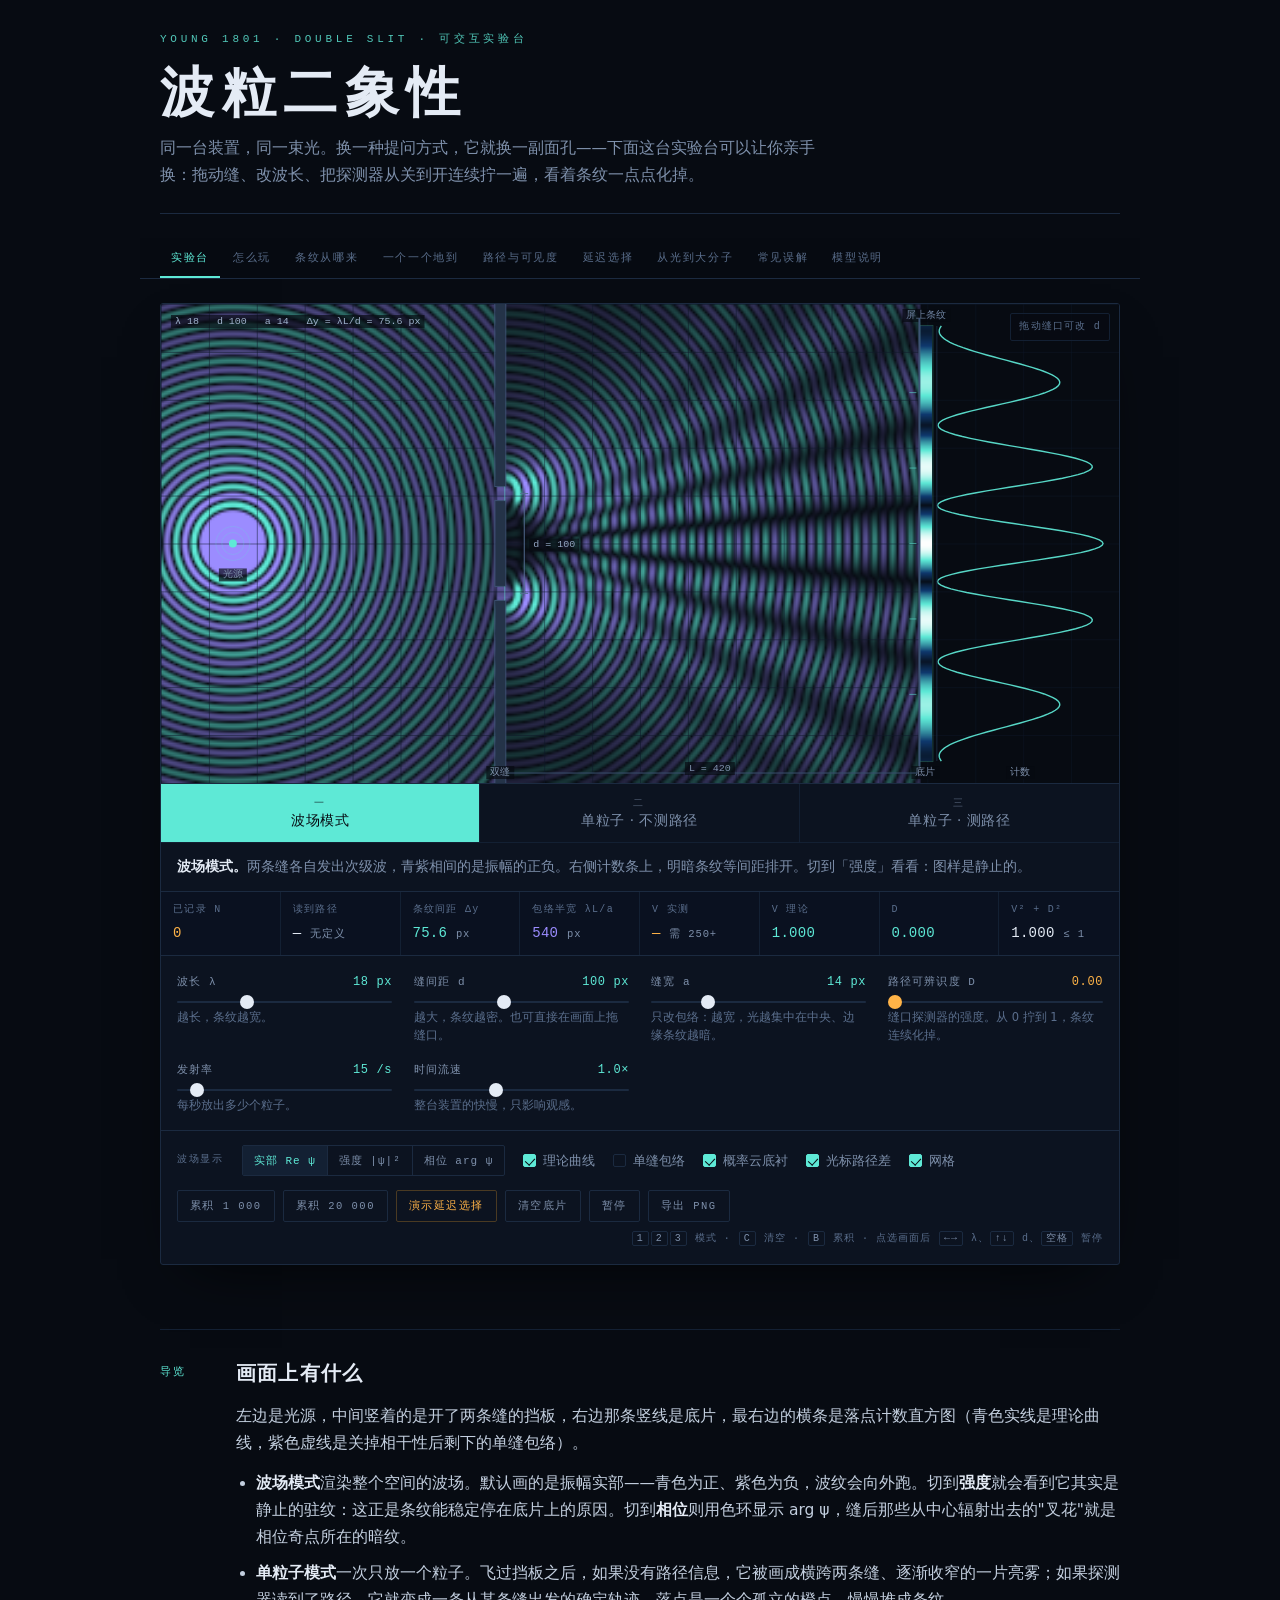
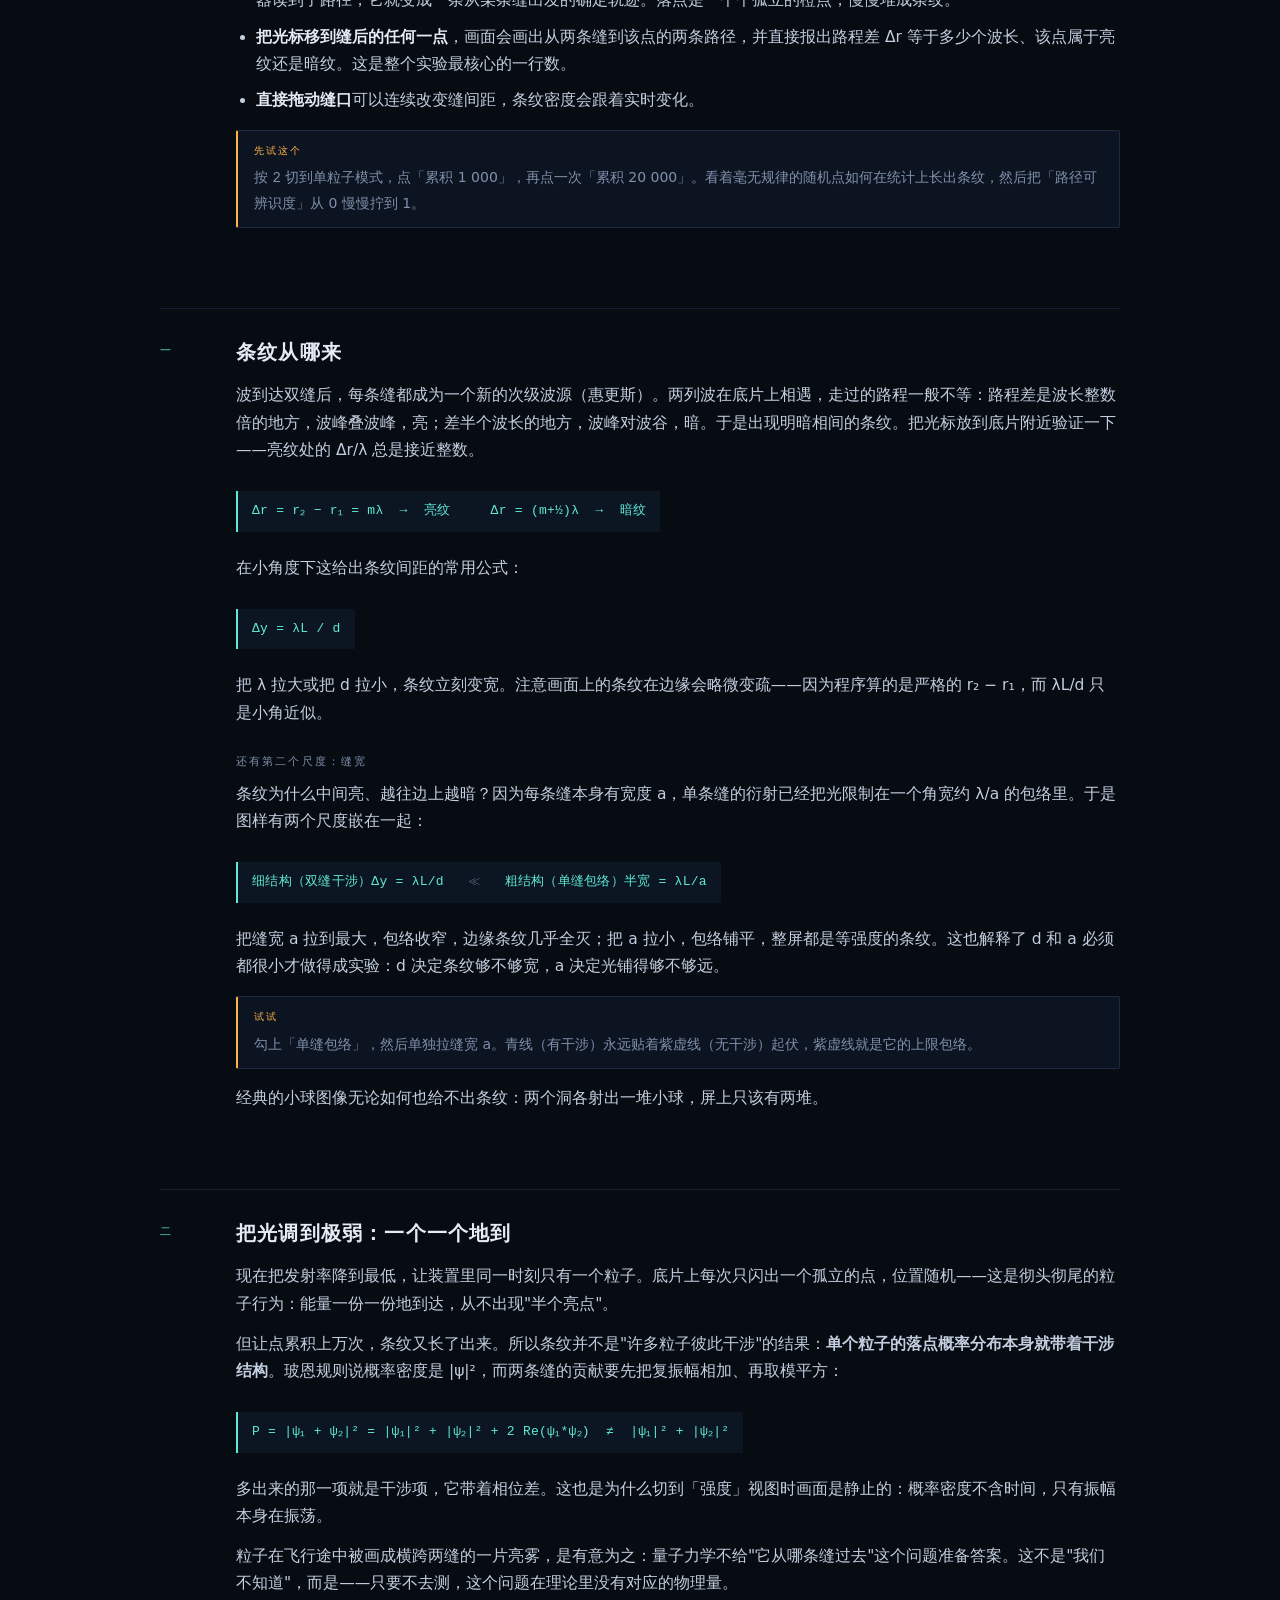
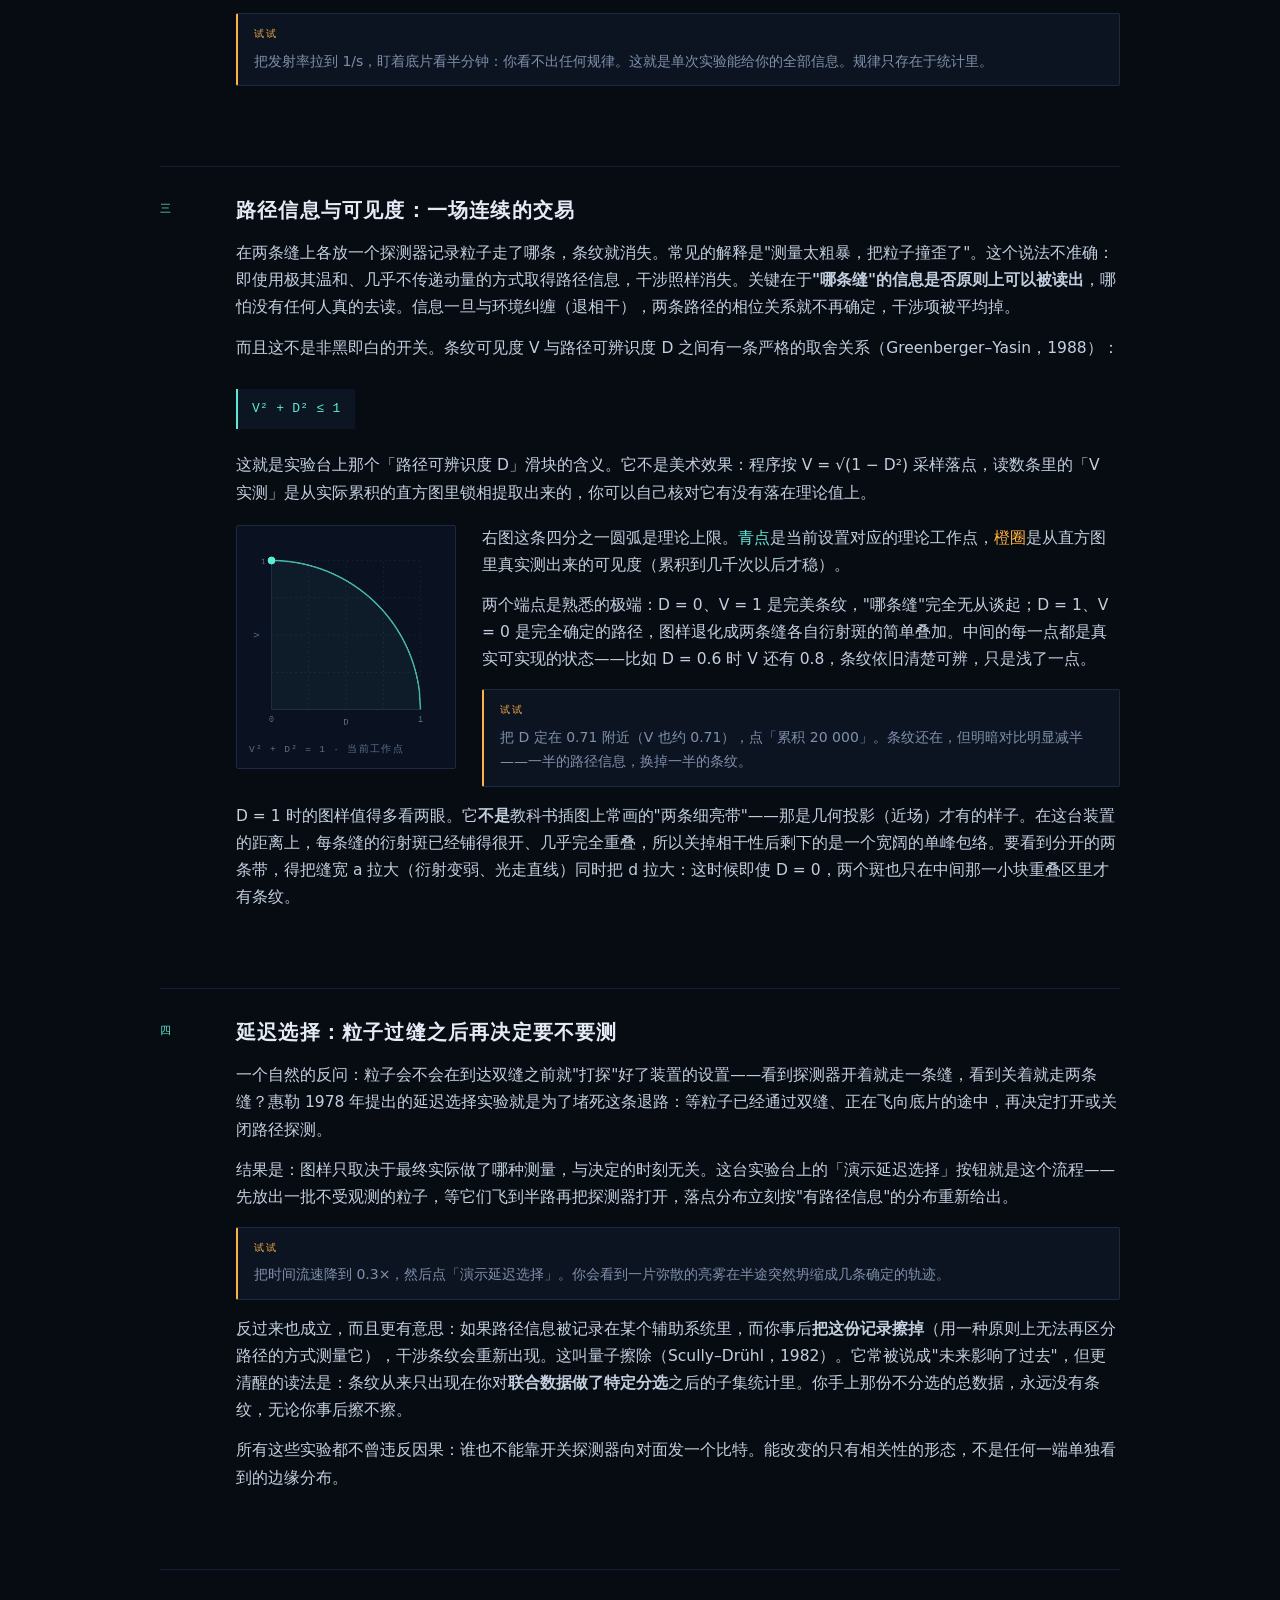
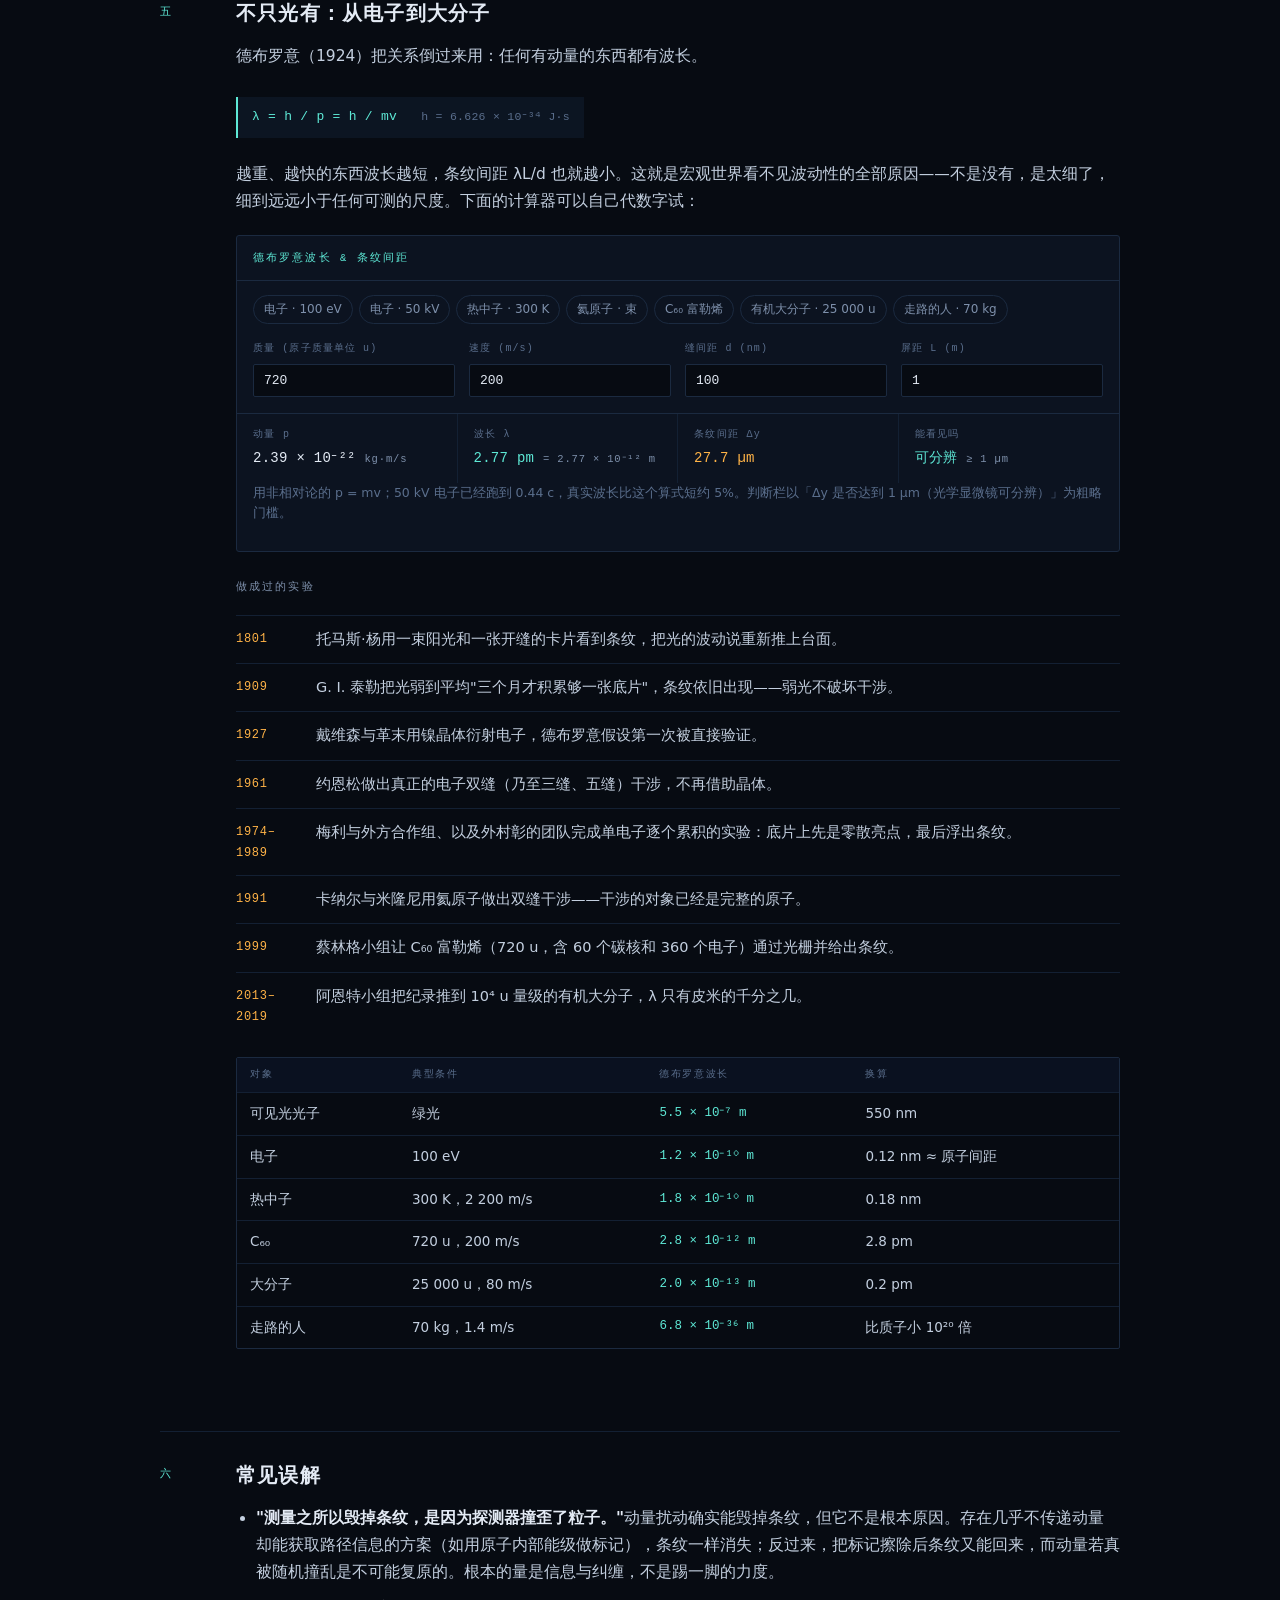
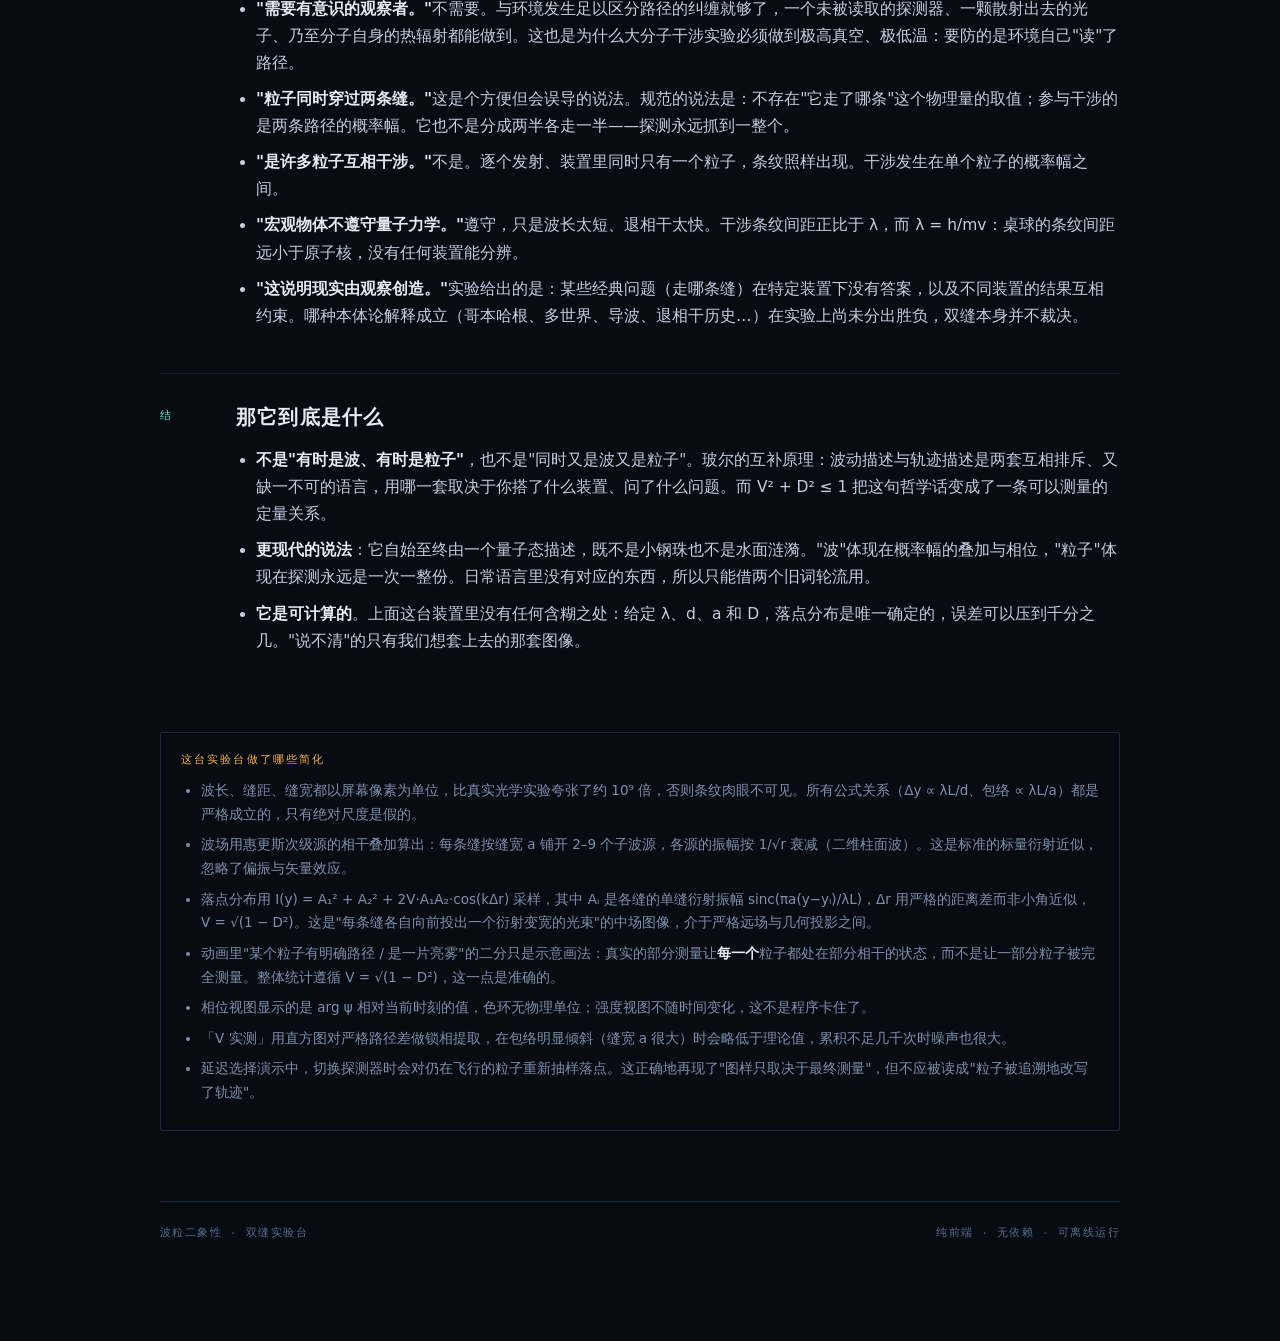
<file: double-slit/index.html>
<!DOCTYPE html>
<html lang="zh-CN">
<head>
<meta charset="utf-8">
<meta name="viewport" content="width=device-width, initial-scale=1">
<title>波粒二象性 · 双缝实验台</title>
<meta name="description" content="可交互的双缝实验台：波场、单粒子累积、路径信息与条纹可见度的连续取舍，以及从光子到大分子的德布罗意波长计算。">
<meta name="color-scheme" content="dark">
<style>
  :root{
    --ink:#070B12;
    --ink-2:#050810;
    --panel:#0C1320;
    --panel-2:#0A1120;
    --line:#1B2A40;
    --line-soft:#132033;
    --phos:#5EE9D6;
    --violet:#9B8CFF;
    --amber:#FFB347;
    --rose:#FF7A8A;
    --paper:#E4EBF5;
    --body:#C3CFDF;
    --mute:#7E90AB;
    --mute-2:#5A6E8C;
    --mono: ui-monospace, "SF Mono", "JetBrains Mono", Menlo, Consolas, monospace;
    --sans: -apple-system, BlinkMacSystemFont, "PingFang SC", "Hiragino Sans GB",
            "Microsoft YaHei", "Noto Sans SC", system-ui, sans-serif;
  }
  *{box-sizing:border-box}
  html,body{margin:0;padding:0}
  html{scroll-behavior:smooth}
  body{
    background:var(--ink);
    color:var(--paper);
    font-family:var(--sans);
    line-height:1.75;
    -webkit-font-smoothing:antialiased;
    text-rendering:optimizeLegibility;
  }
  .wrap{max-width:1000px;margin:0 auto;padding:30px 20px 100px}
  a{color:var(--phos);text-decoration:none;border-bottom:1px solid rgba(94,233,214,.28)}
  a:hover{border-bottom-color:var(--phos)}

  /* ---------- masthead ---------- */
  .eyebrow{
    font-family:var(--mono);
    font-size:11px;letter-spacing:.34em;text-transform:uppercase;
    color:var(--phos);opacity:.85;margin:0 0 14px;
  }
  h1{
    font-size:clamp(30px,7vw,54px);
    font-weight:600;letter-spacing:.14em;margin:0 0 12px;line-height:1.1;
  }
  .sub{color:var(--mute);font-size:15.5px;max-width:44em;margin:0}
  .rule{height:1px;background:var(--line);margin:24px 0}

  /* ---------- section nav ---------- */
  .nav{
    position:sticky;top:0;z-index:30;
    display:flex;gap:2px;overflow-x:auto;scrollbar-width:none;
    background:rgba(7,11,18,.92);backdrop-filter:blur(10px);
    border-bottom:1px solid var(--line);margin:0 -20px 0;padding:0 20px;
  }
  .nav::-webkit-scrollbar{display:none}
  .nav a{
    flex:0 0 auto;font-family:var(--mono);font-size:10.5px;letter-spacing:.16em;
    text-transform:uppercase;color:var(--mute-2);padding:11px 11px;border:0;
    white-space:nowrap;
  }
  .nav a:hover{color:var(--paper)}
  .nav a.on{color:var(--phos);box-shadow:inset 0 -2px 0 var(--phos)}

  /* ---------- instrument ---------- */
  .bench{
    border:1px solid var(--line);
    background:var(--panel);
    border-radius:3px;
    overflow:hidden;
    box-shadow:0 24px 60px -30px rgba(0,0,0,.9);
  }
  .screen{position:relative}
  canvas#stage{display:block;width:100%;aspect-ratio:960/480;background:var(--ink-2);touch-action:none}
  canvas#stage:focus-visible{outline:2px solid var(--phos);outline-offset:-2px}
  .hint{
    position:absolute;right:9px;top:9px;
    font-family:var(--mono);font-size:10px;letter-spacing:.12em;
    color:var(--mute-2);background:rgba(7,11,18,.62);border:1px solid var(--line-soft);
    padding:4px 8px;border-radius:2px;pointer-events:none;
  }

  .caption{
    font-size:13.5px;color:var(--mute);
    padding:12px 16px;border-top:1px solid var(--line-soft);
    min-height:46px;margin:0;
  }
  .caption b{color:var(--paper);font-weight:600}

  /* ---------- mode tabs ---------- */
  .modes{display:grid;grid-template-columns:repeat(3,1fr);border-top:1px solid var(--line)}
  .modes button{
    appearance:none;background:transparent;border:0;
    border-right:1px solid var(--line-soft);
    color:var(--mute);padding:12px 8px;cursor:pointer;
    font-family:var(--sans);font-size:13.5px;letter-spacing:.04em;
    transition:color .18s, background .18s;
  }
  .modes button:last-child{border-right:0}
  .modes button .idx{font-family:var(--mono);font-size:10px;letter-spacing:.2em;display:block;opacity:.6;margin-bottom:2px}
  .modes button:hover{color:var(--paper);background:#101A2A}
  .modes button[aria-pressed="true"]{color:var(--ink);background:var(--phos)}
  .modes button[aria-pressed="true"] .idx{opacity:.75}

  /* ---------- readout strip ---------- */
  .readout{
    display:grid;grid-template-columns:repeat(auto-fit,minmax(104px,1fr));
    border-top:1px solid var(--line);background:var(--panel-2);
  }
  .cell{padding:9px 12px;border-right:1px solid var(--line-soft)}
  .cell:last-child{border-right:0}
  .cell .k{
    font-family:var(--mono);font-size:10px;letter-spacing:.13em;
    color:var(--mute-2);display:block;white-space:nowrap;
  }
  .cell .v{
    font-family:var(--mono);font-size:14px;color:var(--paper);letter-spacing:.02em;
    white-space:nowrap;
  }
  .cell .v.am{color:var(--amber)}
  .cell .v.ph{color:var(--phos)}
  .cell .v.vi{color:var(--violet)}
  .cell .v small{font-size:10.5px;color:var(--mute);letter-spacing:.08em}

  /* ---------- knobs ---------- */
  .knobs{
    display:grid;grid-template-columns:repeat(auto-fit,minmax(196px,1fr));
    gap:16px 22px;padding:16px;border-top:1px solid var(--line);
  }
  .knob label{
    display:flex;justify-content:space-between;align-items:baseline;gap:8px;
    font-family:var(--mono);font-size:11px;letter-spacing:.1em;
    color:var(--mute);margin-bottom:8px;
  }
  .knob label .val{color:var(--phos);font-size:12px;letter-spacing:.05em;white-space:nowrap}
  .knob .why{font-size:11.5px;color:var(--mute-2);margin:6px 0 0;line-height:1.5}
  input[type=range]{
    display:block;width:100%;height:2px;appearance:none;background:var(--line);
    border-radius:2px;outline-offset:6px;cursor:pointer;margin:0;
  }
  input[type=range]::-webkit-slider-thumb{
    appearance:none;width:14px;height:14px;border-radius:50%;
    background:var(--paper);border:0;cursor:pointer;
  }
  input[type=range]::-moz-range-thumb{
    width:14px;height:14px;border-radius:50%;background:var(--paper);border:0;cursor:pointer;
  }
  .knob.eta label .val{color:var(--amber)}
  .knob.eta input[type=range]::-webkit-slider-thumb{background:var(--amber)}
  .knob.eta input[type=range]::-moz-range-thumb{background:var(--amber)}

  /* ---------- switch rows ---------- */
  .switches{
    display:flex;flex-wrap:wrap;gap:7px 18px;align-items:center;
    padding:14px 16px;border-top:1px solid var(--line);
  }
  .switches .grp{
    display:flex;gap:0;border:1px solid var(--line);border-radius:2px;overflow:hidden;
  }
  .switches .grp button{
    appearance:none;background:transparent;border:0;border-right:1px solid var(--line);
    color:var(--mute);font-family:var(--mono);font-size:11px;letter-spacing:.09em;
    padding:7px 11px;cursor:pointer;transition:.16s;
  }
  .switches .grp button:last-child{border-right:0}
  .switches .grp button:hover{color:var(--paper);background:#101A2A}
  .switches .grp button[aria-pressed="true"]{background:var(--line-soft);color:var(--phos)}
  .switches .lab{
    font-family:var(--mono);font-size:9.5px;letter-spacing:.18em;text-transform:uppercase;
    color:var(--mute-2);
  }
  .chk{
    display:inline-flex;align-items:center;gap:7px;cursor:pointer;
    font-size:12.5px;color:var(--mute);user-select:none;
  }
  .chk input{
    appearance:none;width:13px;height:13px;border:1px solid var(--line);border-radius:2px;
    background:transparent;cursor:pointer;position:relative;margin:0;flex:0 0 auto;
  }
  .chk input:checked{background:var(--phos);border-color:var(--phos)}
  .chk input:checked::after{
    content:"";position:absolute;left:3px;top:.5px;width:5px;height:8px;
    border:solid var(--ink);border-width:0 1.6px 1.6px 0;transform:rotate(42deg);
  }
  .chk:hover{color:var(--paper)}

  /* ---------- actions ---------- */
  .actions{
    display:flex;flex-wrap:wrap;gap:8px;align-items:center;
    padding:0 16px 16px;
  }
  .actions button{
    font-family:var(--mono);font-size:10.5px;letter-spacing:.14em;text-transform:uppercase;
    background:transparent;color:var(--mute);border:1px solid var(--line);
    padding:8px 12px;border-radius:2px;cursor:pointer;transition:.18s;
  }
  .actions button:hover{color:var(--paper);border-color:var(--phos)}
  .actions button.hot{color:var(--amber);border-color:#4A3A22}
  .actions button.hot:hover{border-color:var(--amber)}
  .keys{
    margin-left:auto;font-family:var(--mono);font-size:10px;letter-spacing:.1em;color:var(--mute-2);
  }
  .keys kbd{
    border:1px solid var(--line);border-radius:2px;padding:1px 4px;margin:0 1px;color:var(--mute);
  }
  :focus-visible{outline:2px solid var(--phos);outline-offset:3px}

  /* ---------- prose ---------- */
  section{margin-top:64px;scroll-margin-top:56px}
  .step{
    display:grid;grid-template-columns:54px 1fr;gap:22px;
    padding-top:26px;border-top:1px solid var(--line-soft);margin-top:30px;
  }
  .step .n{
    font-family:var(--mono);font-size:11px;letter-spacing:.2em;
    color:var(--phos);padding-top:7px;
  }
  .step > *{min-width:0}
  h2{font-size:20px;font-weight:600;letter-spacing:.06em;margin:0 0 12px}
  h3.sh{
    font-family:var(--mono);font-size:10.5px;letter-spacing:.2em;text-transform:uppercase;
    color:var(--mute);margin:26px 0 10px;font-weight:500;
  }
  p{margin:0 0 13px;font-size:15.5px;color:var(--body)}
  .fx{
    font-family:var(--mono);font-size:13px;color:var(--phos);
    background:#0C1522;border-left:2px solid var(--phos);
    padding:9px 14px;margin:14px 0;display:inline-block;letter-spacing:.02em;
    max-width:100%;overflow-x:auto;
  }
  .fx.v2{color:var(--violet);border-left-color:var(--violet)}
  .fx .cm{color:var(--mute-2);font-size:11.5px}
  ul,ol{margin:0 0 13px;padding-left:20px;color:var(--body);font-size:15.5px}
  li{margin-bottom:9px}
  li b{color:var(--paper)}
  .try{
    border:1px solid var(--line);border-left:2px solid var(--amber);
    background:#0D1421;padding:12px 16px;margin:16px 0;
    font-size:14px;color:var(--mute);border-radius:2px;
  }
  .try b{
    font-family:var(--mono);font-size:10px;letter-spacing:.2em;text-transform:uppercase;
    color:var(--amber);display:block;margin-bottom:5px;font-weight:500;
  }
  .note{
    border:1px solid var(--line);padding:18px 20px;margin-top:36px;
    font-size:14px;color:var(--mute);border-radius:2px;
  }
  .note h3{
    font-family:var(--mono);font-size:10.5px;letter-spacing:.2em;text-transform:uppercase;
    color:var(--amber);margin:0 0 10px;font-weight:500;
  }
  .note ul{font-size:13.5px;color:var(--mute);margin-bottom:0}
  .note li{margin-bottom:7px}

  /* ---------- timeline ---------- */
  .tl{margin:18px 0 0;padding:0;list-style:none}
  .tl li{
    display:grid;grid-template-columns:64px 1fr;gap:16px;
    padding:11px 0;border-top:1px solid var(--line-soft);margin:0;font-size:14.5px;color:var(--body);
  }
  .tl .yr{font-family:var(--mono);font-size:12px;color:var(--amber);letter-spacing:.06em;padding-top:2px}

  /* ---------- table ---------- */
  .tblwrap{overflow-x:auto;width:100%;margin:18px 0;border:1px solid var(--line);border-radius:2px}
  table{border-collapse:collapse;width:100%;min-width:520px;font-size:13.5px}
  th,td{padding:9px 13px;text-align:left;border-bottom:1px solid var(--line-soft);white-space:nowrap}
  th{
    font-family:var(--mono);font-size:9.5px;letter-spacing:.16em;text-transform:uppercase;
    color:var(--mute-2);font-weight:500;background:var(--panel-2);
  }
  td{color:var(--body)}
  td.num{font-family:var(--mono);color:var(--phos);font-size:12.5px}
  tr:last-child td{border-bottom:0}

  /* ---------- complementarity mini-plot ---------- */
  .duo{display:grid;grid-template-columns:220px 1fr;gap:26px;align-items:start;margin-top:18px}
  .duo > *{min-width:0}
  .vdbox{border:1px solid var(--line);border-radius:2px;background:var(--panel-2);padding:10px}
  canvas#vd{display:block;width:100%;aspect-ratio:1/1}
  .vdbox .cap{
    font-family:var(--mono);font-size:9.5px;letter-spacing:.14em;text-transform:uppercase;
    color:var(--mute-2);margin:8px 2px 0;
  }

  /* ---------- calculator ---------- */
  .calc{border:1px solid var(--line);border-radius:3px;background:var(--panel);margin-top:20px}
  .calc .hd{
    padding:13px 16px;border-bottom:1px solid var(--line);
    font-family:var(--mono);font-size:10.5px;letter-spacing:.2em;text-transform:uppercase;color:var(--phos);
  }
  .chips{display:flex;flex-wrap:wrap;gap:6px;padding:14px 16px 0}
  .chips button{white-space:normal;text-align:left}
  .chips button{
    font-size:12px;background:transparent;color:var(--mute);border:1px solid var(--line);
    padding:5px 10px;border-radius:99px;cursor:pointer;transition:.16s;font-family:var(--sans);
  }
  .chips button:hover{color:var(--paper);border-color:var(--phos)}
  .fields{
    display:grid;grid-template-columns:repeat(auto-fit,minmax(150px,1fr));
    gap:14px;padding:16px;
  }
  .fields label{
    display:block;font-family:var(--mono);font-size:10px;letter-spacing:.11em;
    color:var(--mute-2);margin-bottom:6px;
  }
  .fields input{
    width:100%;background:var(--ink);border:1px solid var(--line);color:var(--paper);
    font-family:var(--mono);font-size:13px;padding:8px 10px;border-radius:2px;
  }
  .fields input:focus{border-color:var(--phos);outline:none}
  .outs{
    display:grid;grid-template-columns:repeat(auto-fit,minmax(150px,1fr));
    border-top:1px solid var(--line);
  }
  .outs .cell{padding:12px 16px;min-width:0;overflow:hidden}
  .calc .foot{
    padding:0 16px 15px;font-size:12.5px;color:var(--mute-2);line-height:1.6;
  }

  footer{
    margin-top:70px;padding-top:22px;border-top:1px solid var(--line);
    font-family:var(--mono);font-size:10.5px;letter-spacing:.14em;text-transform:uppercase;
    color:var(--mute-2);display:flex;flex-wrap:wrap;gap:14px;justify-content:space-between;
  }

  @media (max-width:720px){
    .duo{grid-template-columns:1fr;gap:18px}
    .vdbox{max-width:260px}
  }
  @media (max-width:620px){
    .wrap{padding:22px 15px 80px}
    .nav{margin:0 -15px;padding:0 15px}
    .step{grid-template-columns:1fr;gap:6px}
    .step .n{padding-top:0}
    .modes button{font-size:12px;padding:11px 4px}
    .keys{display:none}
    .cell .v{font-size:13px}
  }
</style>
</head>
<body>
<div class="wrap">

  <p class="eyebrow">Young 1801 · Double Slit · 可交互实验台</p>
  <h1>波粒二象性</h1>
  <p class="sub">同一台装置，同一束光。换一种提问方式，它就换一副面孔——下面这台实验台可以让你亲手换：拖动缝、改波长、把探测器从关到开连续拧一遍，看着条纹一点点化掉。</p>

  <div class="rule"></div>

  <nav class="nav" id="nav" aria-label="章节导航">
    <a href="#bench">实验台</a>
    <a href="#howto">怎么玩</a>
    <a href="#wave">条纹从哪来</a>
    <a href="#single">一个一个地到</a>
    <a href="#which">路径与可见度</a>
    <a href="#delayed">延迟选择</a>
    <a href="#scale">从光到大分子</a>
    <a href="#myth">常见误解</a>
    <a href="#model">模型说明</a>
  </nav>

  <section id="bench" style="margin-top:24px">
  <div class="bench">
    <div class="screen">
      <canvas id="stage" tabindex="0"
        aria-label="双缝实验交互动画：可用方向键调节缝间距与波长，数字键 1 2 3 切换模式，空格暂停"></canvas>
      <div class="hint" id="hint">拖动缝口可改 d</div>
    </div>

    <div class="modes" role="group" aria-label="实验模式">
      <button id="m-wave" aria-pressed="true"><span class="idx">一</span>波场模式</button>
      <button id="m-part" aria-pressed="false"><span class="idx">二</span>单粒子 · 不测路径</button>
      <button id="m-obs"  aria-pressed="false"><span class="idx">三</span>单粒子 · 测路径</button>
    </div>

    <p class="caption" id="cap"></p>

    <div class="readout" aria-live="off">
      <div class="cell"><span class="k">已记录 N</span><span class="v am" id="r-n">0</span></div>
      <div class="cell"><span class="k">读到路径</span><span class="v" id="r-known">—</span></div>
      <div class="cell"><span class="k">条纹间距 Δy</span><span class="v ph" id="r-dy">—</span></div>
      <div class="cell"><span class="k">包络半宽 λL/a</span><span class="v vi" id="r-env">—</span></div>
      <div class="cell"><span class="k">V 实测</span><span class="v am" id="r-vm">—</span></div>
      <div class="cell"><span class="k">V 理论</span><span class="v ph" id="r-vt">—</span></div>
      <div class="cell"><span class="k">D</span><span class="v ph" id="r-vd">—</span></div>
      <div class="cell"><span class="k">V² + D²</span><span class="v" id="r-sum">—</span></div>
    </div>

    <div class="knobs">
      <div class="knob">
        <label for="k-lam">波长 λ <span class="val" id="v-lam">18 px</span></label>
        <input type="range" id="k-lam" min="8" max="40" step="1" value="18">
        <p class="why">越长，条纹越宽。</p>
      </div>
      <div class="knob">
        <label for="k-d">缝间距 d <span class="val" id="v-d">100 px</span></label>
        <input type="range" id="k-d" min="30" max="200" step="2" value="100">
        <p class="why">越大，条纹越密。也可直接在画面上拖缝口。</p>
      </div>
      <div class="knob">
        <label for="k-a">缝宽 a <span class="val" id="v-a">14 px</span></label>
        <input type="range" id="k-a" min="4" max="44" step="1" value="14">
        <p class="why">只改包络：越宽，光越集中在中央、边缘条纹越暗。</p>
      </div>
      <div class="knob eta">
        <label for="k-eta">路径可辨识度 D <span class="val" id="v-eta">0.00</span></label>
        <input type="range" id="k-eta" min="0" max="100" step="1" value="0">
        <p class="why">缝口探测器的强度。从 0 拧到 1，条纹连续化掉。</p>
      </div>
      <div class="knob">
        <label for="k-r">发射率 <span class="val" id="v-r">15 /s</span></label>
        <input type="range" id="k-r" min="1" max="220" step="1" value="15">
        <p class="why">每秒放出多少个粒子。</p>
      </div>
      <div class="knob">
        <label for="k-t">时间流速 <span class="val" id="v-t">1.0×</span></label>
        <input type="range" id="k-t" min="10" max="250" step="5" value="100">
        <p class="why">整台装置的快慢，只影响观感。</p>
      </div>
    </div>

    <div class="switches">
      <span class="lab">波场显示</span>
      <div class="grp" role="group" aria-label="波场显示方式">
        <button id="v-real" aria-pressed="true">实部 Re ψ</button>
        <button id="v-int"  aria-pressed="false">强度 |ψ|²</button>
        <button id="v-pha"  aria-pressed="false">相位 arg ψ</button>
      </div>
      <label class="chk"><input type="checkbox" id="c-theory" checked>理论曲线</label>
      <label class="chk"><input type="checkbox" id="c-env">单缝包络</label>
      <label class="chk"><input type="checkbox" id="c-cloud" checked>概率云底衬</label>
      <label class="chk"><input type="checkbox" id="c-rays" checked>光标路径差</label>
      <label class="chk"><input type="checkbox" id="c-grid" checked>网格</label>
    </div>

    <div class="actions">
      <button id="b-b1k">累积 1 000</button>
      <button id="b-b20k">累积 20 000</button>
      <button id="b-delay" class="hot">演示延迟选择</button>
      <button id="b-clear">清空底片</button>
      <button id="b-pause">暂停</button>
      <button id="b-png">导出 PNG</button>
      <span class="keys">
        <kbd>1</kbd><kbd>2</kbd><kbd>3</kbd> 模式 · <kbd>C</kbd> 清空 · <kbd>B</kbd> 累积 ·
        点选画面后 <kbd>←→</kbd> λ、<kbd>↑↓</kbd> d、<kbd>空格</kbd> 暂停
      </span>
    </div>
  </div>
  </section>

  <section id="howto">
    <div class="step">
      <div class="n">导览</div>
      <div>
        <h2>画面上有什么</h2>
        <p>左边是光源，中间竖着的是开了两条缝的挡板，右边那条竖线是底片，最右边的横条是落点计数直方图（青色实线是理论曲线，紫色虚线是关掉相干性后剩下的单缝包络）。</p>
        <ul>
          <li><b>波场模式</b>渲染整个空间的波场。默认画的是振幅实部——青色为正、紫色为负，波纹会向外跑。切到<b>强度</b>就会看到它其实是静止的驻纹：这正是条纹能稳定停在底片上的原因。切到<b>相位</b>则用色环显示 arg ψ，缝后那些从中心辐射出去的"叉花"就是相位奇点所在的暗纹。</li>
          <li><b>单粒子模式</b>一次只放一个粒子。飞过挡板之后，如果没有路径信息，它被画成横跨两条缝、逐渐收窄的一片亮雾；如果探测器读到了路径，它就变成一条从某条缝出发的确定轨迹。落点是一个个孤立的橙点，慢慢堆成条纹。</li>
          <li><b>把光标移到缝后的任何一点</b>，画面会画出从两条缝到该点的两条路径，并直接报出路程差 Δr 等于多少个波长、该点属于亮纹还是暗纹。这是整个实验最核心的一行数。</li>
          <li><b>直接拖动缝口</b>可以连续改变缝间距，条纹密度会跟着实时变化。</li>
        </ul>
        <div class="try">
          <b>先试这个</b>
          按 <kbd>2</kbd> 切到单粒子模式，点「累积 1 000」，再点一次「累积 20 000」。看着毫无规律的随机点如何在统计上长出条纹，然后把「路径可辨识度」从 0 慢慢拧到 1。
        </div>
      </div>
    </div>
  </section>

  <section id="wave">
    <div class="step">
      <div class="n">一</div>
      <div>
        <h2>条纹从哪来</h2>
        <p>波到达双缝后，每条缝都成为一个新的次级波源（惠更斯）。两列波在底片上相遇，走过的路程一般不等：路程差是波长整数倍的地方，波峰叠波峰，亮；差半个波长的地方，波峰对波谷，暗。于是出现明暗相间的条纹。把光标放到底片附近验证一下——亮纹处的 Δr/λ 总是接近整数。</p>
        <div class="fx">Δr = r₂ − r₁ = mλ &nbsp;→&nbsp; 亮纹 &nbsp;&nbsp;&nbsp; Δr = (m+½)λ &nbsp;→&nbsp; 暗纹</div>
        <p>在小角度下这给出条纹间距的常用公式：</p>
        <div class="fx">Δy = λL / d</div>
        <p>把 λ 拉大或把 d 拉小，条纹立刻变宽。注意画面上的条纹在边缘会略微变疏——因为程序算的是严格的 r₂ − r₁，而 λL/d 只是小角近似。</p>

        <h3 class="sh">还有第二个尺度：缝宽</h3>
        <p>条纹为什么中间亮、越往边上越暗？因为每条缝本身有宽度 a，单条缝的衍射已经把光限制在一个角宽约 λ/a 的包络里。于是图样有两个尺度嵌在一起：</p>
        <div class="fx">细结构（双缝干涉）Δy = λL/d &nbsp;&nbsp;<span class="cm">≪</span>&nbsp;&nbsp; 粗结构（单缝包络）半宽 = λL/a</div>
        <p>把缝宽 a 拉到最大，包络收窄，边缘条纹几乎全灭；把 a 拉小，包络铺平，整屏都是等强度的条纹。这也解释了 d 和 a 必须都很小才做得成实验：d 决定条纹够不够宽，a 决定光铺得够不够远。</p>
        <div class="try">
          <b>试试</b>
          勾上「单缝包络」，然后单独拉缝宽 a。青线（有干涉）永远贴着紫虚线（无干涉）起伏，紫虚线就是它的上限包络。
        </div>
        <p>经典的小球图像无论如何也给不出条纹：两个洞各射出一堆小球，屏上只该有两堆。</p>
      </div>
    </div>
  </section>

  <section id="single">
    <div class="step">
      <div class="n">二</div>
      <div>
        <h2>把光调到极弱：一个一个地到</h2>
        <p>现在把发射率降到最低，让装置里同一时刻只有一个粒子。底片上每次只闪出一个孤立的点，位置随机——这是彻头彻尾的粒子行为：能量一份一份地到达，从不出现"半个亮点"。</p>
        <p>但让点累积上万次，条纹又长了出来。所以条纹并不是"许多粒子彼此干涉"的结果：<b>单个粒子的落点概率分布本身就带着干涉结构</b>。玻恩规则说概率密度是 |ψ|²，而两条缝的贡献要先把复振幅相加、再取模平方：</p>
        <div class="fx">P = |ψ₁ + ψ₂|² = |ψ₁|² + |ψ₂|² + 2 Re(ψ₁*ψ₂) &nbsp;≠&nbsp; |ψ₁|² + |ψ₂|²</div>
        <p>多出来的那一项就是干涉项，它带着相位差。这也是为什么切到「强度」视图时画面是静止的：概率密度不含时间，只有振幅本身在振荡。</p>
        <p>粒子在飞行途中被画成横跨两缝的一片亮雾，是有意为之：量子力学不给"它从哪条缝过去"这个问题准备答案。这不是"我们不知道"，而是——只要不去测，这个问题在理论里没有对应的物理量。</p>
        <div class="try">
          <b>试试</b>
          把发射率拉到 1/s，盯着底片看半分钟：你看不出任何规律。这就是单次实验能给你的全部信息。规律只存在于统计里。
        </div>
      </div>
    </div>
  </section>

  <section id="which">
    <div class="step">
      <div class="n">三</div>
      <div>
        <h2>路径信息与可见度：一场连续的交易</h2>
        <p>在两条缝上各放一个探测器记录粒子走了哪条，条纹就消失。常见的解释是"测量太粗暴，把粒子撞歪了"。这个说法不准确：即使用极其温和、几乎不传递动量的方式取得路径信息，干涉照样消失。关键在于<b>"哪条缝"的信息是否原则上可以被读出</b>，哪怕没有任何人真的去读。信息一旦与环境纠缠（退相干），两条路径的相位关系就不再确定，干涉项被平均掉。</p>
        <p>而且这不是非黑即白的开关。条纹可见度 V 与路径可辨识度 D 之间有一条严格的取舍关系（Greenberger–Yasin，1988）：</p>
        <div class="fx">V² + D² ≤ 1</div>
        <p>这就是实验台上那个「路径可辨识度 D」滑块的含义。它不是美术效果：程序按 V = √(1 − D²) 采样落点，读数条里的「V 实测」是从实际累积的直方图里锁相提取出来的，你可以自己核对它有没有落在理论值上。</p>
        <div class="duo">
          <div class="vdbox">
            <canvas id="vd" aria-label="可见度与路径可辨识度的取舍关系图，圆弧上的点表示当前设置"></canvas>
            <p class="cap">V² + D² = 1 · 当前工作点</p>
          </div>
          <div>
            <p>右图这条四分之一圆弧是理论上限。<span style="color:var(--phos)">青点</span>是当前设置对应的理论工作点，<span style="color:var(--amber)">橙圈</span>是从直方图里真实测出来的可见度（累积到几千次以后才稳）。</p>
            <p>两个端点是熟悉的极端：D = 0、V = 1 是完美条纹，"哪条缝"完全无从谈起；D = 1、V = 0 是完全确定的路径，图样退化成两条缝各自衍射斑的简单叠加。中间的每一点都是真实可实现的状态——比如 D = 0.6 时 V 还有 0.8，条纹依旧清楚可辨，只是浅了一点。</p>
            <div class="try">
              <b>试试</b>
              把 D 定在 0.71 附近（V 也约 0.71），点「累积 20 000」。条纹还在，但明暗对比明显减半——一半的路径信息，换掉一半的条纹。
            </div>
          </div>
        </div>
        <p>D = 1 时的图样值得多看两眼。它<b>不是</b>教科书插图上常画的"两条细亮带"——那是几何投影（近场）才有的样子。在这台装置的距离上，每条缝的衍射斑已经铺得很开、几乎完全重叠，所以关掉相干性后剩下的是一个宽阔的单峰包络。要看到分开的两条带，得把缝宽 a 拉大（衍射变弱、光走直线）同时把 d 拉大：这时候即使 D = 0，两个斑也只在中间那一小块重叠区里才有条纹。</p>
      </div>
    </div>
  </section>

  <section id="delayed">
    <div class="step">
      <div class="n">四</div>
      <div>
        <h2>延迟选择：粒子过缝之后再决定要不要测</h2>
        <p>一个自然的反问：粒子会不会在到达双缝之前就"打探"好了装置的设置——看到探测器开着就走一条缝，看到关着就走两条缝？惠勒 1978 年提出的延迟选择实验就是为了堵死这条退路：等粒子已经通过双缝、正在飞向底片的途中，再决定打开或关闭路径探测。</p>
        <p>结果是：图样只取决于最终实际做了哪种测量，与决定的时刻无关。这台实验台上的「演示延迟选择」按钮就是这个流程——先放出一批不受观测的粒子，等它们飞到半路再把探测器打开，落点分布立刻按"有路径信息"的分布重新给出。</p>
        <div class="try">
          <b>试试</b>
          把时间流速降到 0.3×，然后点「演示延迟选择」。你会看到一片弥散的亮雾在半途突然坍缩成几条确定的轨迹。
        </div>
        <p>反过来也成立，而且更有意思：如果路径信息被记录在某个辅助系统里，而你事后<b>把这份记录擦掉</b>（用一种原则上无法再区分路径的方式测量它），干涉条纹会重新出现。这叫量子擦除（Scully–Drühl，1982）。它常被说成"未来影响了过去"，但更清醒的读法是：条纹从来只出现在你对<b>联合数据做了特定分选</b>之后的子集统计里。你手上那份不分选的总数据，永远没有条纹，无论你事后擦不擦。</p>
        <p>所有这些实验都不曾违反因果：谁也不能靠开关探测器向对面发一个比特。能改变的只有相关性的形态，不是任何一端单独看到的边缘分布。</p>
      </div>
    </div>
  </section>

  <section id="scale">
    <div class="step">
      <div class="n">五</div>
      <div>
        <h2>不只光有：从电子到大分子</h2>
        <p>德布罗意（1924）把关系倒过来用：任何有动量的东西都有波长。</p>
        <div class="fx">λ = h / p = h / mv &nbsp;&nbsp;<span class="cm">h = 6.626 × 10⁻³⁴ J·s</span></div>
        <p>越重、越快的东西波长越短，条纹间距 λL/d 也就越小。这就是宏观世界看不见波动性的全部原因——不是没有，是太细了，细到远远小于任何可测的尺度。下面的计算器可以自己代数字试：</p>

        <div class="calc">
          <div class="hd">德布罗意波长 &amp; 条纹间距</div>
          <div class="chips" id="chips" role="group" aria-label="预设">
            <button data-m="0.000548579909" data-v="5.93e6">电子 · 100 eV</button>
            <button data-m="0.000548579909" data-v="1.326e8">电子 · 50 kV</button>
            <button data-m="1.00866" data-v="2200">热中子 · 300 K</button>
            <button data-m="4.0026" data-v="1600">氦原子 · 束</button>
            <button data-m="720" data-v="200">C₆₀ 富勒烯</button>
            <button data-m="25000" data-v="80">有机大分子 · 25 000 u</button>
            <button data-m="4.215e28" data-v="1.4">走路的人 · 70 kg</button>
          </div>
          <div class="fields">
            <div><label for="c-mass">质量 (原子质量单位 u)</label>
              <input type="text" id="c-mass" inputmode="decimal" value="720"></div>
            <div><label for="c-vel">速度 (m/s)</label>
              <input type="text" id="c-vel" inputmode="decimal" value="200"></div>
            <div><label for="c-d">缝间距 d (nm)</label>
              <input type="text" id="c-d" inputmode="decimal" value="100"></div>
            <div><label for="c-L">屏距 L (m)</label>
              <input type="text" id="c-L" inputmode="decimal" value="1"></div>
          </div>
          <div class="outs">
            <div class="cell"><span class="k">动量 p</span><span class="v" id="o-p">—</span></div>
            <div class="cell"><span class="k">波长 λ</span><span class="v ph" id="o-lam">—</span></div>
            <div class="cell"><span class="k">条纹间距 Δy</span><span class="v am" id="o-dy">—</span></div>
            <div class="cell"><span class="k">能看见吗</span><span class="v" id="o-verdict">—</span></div>
          </div>
          <p class="foot">用非相对论的 p = mv；50 kV 电子已经跑到 0.44 c，真实波长比这个算式短约 5%。判断栏以「Δy 是否达到 1 µm（光学显微镜可分辨）」为粗略门槛。</p>
        </div>

        <h3 class="sh">做成过的实验</h3>
        <ul class="tl">
          <li><span class="yr">1801</span><span>托马斯·杨用一束阳光和一张开缝的卡片看到条纹，把光的波动说重新推上台面。</span></li>
          <li><span class="yr">1909</span><span>G. I. 泰勒把光弱到平均"三个月才积累够一张底片"，条纹依旧出现——弱光不破坏干涉。</span></li>
          <li><span class="yr">1927</span><span>戴维森与革末用镍晶体衍射电子，德布罗意假设第一次被直接验证。</span></li>
          <li><span class="yr">1961</span><span>约恩松做出真正的电子双缝（乃至三缝、五缝）干涉，不再借助晶体。</span></li>
          <li><span class="yr">1974–1989</span><span>梅利与外方合作组、以及外村彰的团队完成单电子逐个累积的实验：底片上先是零散亮点，最后浮出条纹。</span></li>
          <li><span class="yr">1991</span><span>卡纳尔与米隆尼用氦原子做出双缝干涉——干涉的对象已经是完整的原子。</span></li>
          <li><span class="yr">1999</span><span>蔡林格小组让 C₆₀ 富勒烯（720 u，含 60 个碳核和 360 个电子）通过光栅并给出条纹。</span></li>
          <li><span class="yr">2013–2019</span><span>阿恩特小组把纪录推到 10⁴ u 量级的有机大分子，λ 只有皮米的千分之几。</span></li>
        </ul>

        <div class="tblwrap">
          <table>
            <thead><tr><th>对象</th><th>典型条件</th><th>德布罗意波长</th><th>换算</th></tr></thead>
            <tbody>
              <tr><td>可见光光子</td><td>绿光</td><td class="num">5.5 × 10⁻⁷ m</td><td>550 nm</td></tr>
              <tr><td>电子</td><td>100 eV</td><td class="num">1.2 × 10⁻¹⁰ m</td><td>0.12 nm ≈ 原子间距</td></tr>
              <tr><td>热中子</td><td>300 K，2 200 m/s</td><td class="num">1.8 × 10⁻¹⁰ m</td><td>0.18 nm</td></tr>
              <tr><td>C₆₀</td><td>720 u，200 m/s</td><td class="num">2.8 × 10⁻¹² m</td><td>2.8 pm</td></tr>
              <tr><td>大分子</td><td>25 000 u，80 m/s</td><td class="num">2.0 × 10⁻¹³ m</td><td>0.2 pm</td></tr>
              <tr><td>走路的人</td><td>70 kg，1.4 m/s</td><td class="num">6.8 × 10⁻³⁶ m</td><td>比质子小 10²⁰ 倍</td></tr>
            </tbody>
          </table>
        </div>
      </div>
    </div>
  </section>

  <section id="myth">
    <div class="step">
      <div class="n">六</div>
      <div>
        <h2>常见误解</h2>
        <ul>
          <li><b>"测量之所以毁掉条纹，是因为探测器撞歪了粒子。"</b>动量扰动确实能毁掉条纹，但它不是根本原因。存在几乎不传递动量却能获取路径信息的方案（如用原子内部能级做标记），条纹一样消失；反过来，把标记擦除后条纹又能回来，而动量若真被随机撞乱是不可能复原的。根本的量是信息与纠缠，不是踢一脚的力度。</li>
          <li><b>"需要有意识的观察者。"</b>不需要。与环境发生足以区分路径的纠缠就够了，一个未被读取的探测器、一颗散射出去的光子、乃至分子自身的热辐射都能做到。这也是为什么大分子干涉实验必须做到极高真空、极低温：要防的是环境自己"读"了路径。</li>
          <li><b>"粒子同时穿过两条缝。"</b>这是个方便但会误导的说法。规范的说法是：不存在"它走了哪条"这个物理量的取值；参与干涉的是两条路径的概率幅。它也不是分成两半各走一半——探测永远抓到一整个。</li>
          <li><b>"是许多粒子互相干涉。"</b>不是。逐个发射、装置里同时只有一个粒子，条纹照样出现。干涉发生在单个粒子的概率幅之间。</li>
          <li><b>"宏观物体不遵守量子力学。"</b>遵守，只是波长太短、退相干太快。干涉条纹间距正比于 λ，而 λ = h/mv：桌球的条纹间距远小于原子核，没有任何装置能分辨。</li>
          <li><b>"这说明现实由观察创造。"</b>实验给出的是：某些经典问题（走哪条缝）在特定装置下没有答案，以及不同装置的结果互相约束。哪种本体论解释成立（哥本哈根、多世界、导波、退相干历史…）在实验上尚未分出胜负，双缝本身并不裁决。</li>
        </ul>
      </div>
    </div>

    <div class="step">
      <div class="n">结</div>
      <div>
        <h2>那它到底是什么</h2>
        <ul>
          <li><b>不是"有时是波、有时是粒子"</b>，也不是"同时又是波又是粒子"。玻尔的互补原理：波动描述与轨迹描述是两套互相排斥、又缺一不可的语言，用哪一套取决于你搭了什么装置、问了什么问题。而 V² + D² ≤ 1 把这句哲学话变成了一条可以测量的定量关系。</li>
          <li><b>更现代的说法</b>：它自始至终由一个量子态描述，既不是小钢珠也不是水面涟漪。"波"体现在概率幅的叠加与相位，"粒子"体现在探测永远是一次一整份。日常语言里没有对应的东西，所以只能借两个旧词轮流用。</li>
          <li><b>它是可计算的</b>。上面这台装置里没有任何含糊之处：给定 λ、d、a 和 D，落点分布是唯一确定的，误差可以压到千分之几。"说不清"的只有我们想套上去的那套图像。</li>
        </ul>
      </div>
    </div>
  </section>

  <section id="model">
    <div class="note">
      <h3>这台实验台做了哪些简化</h3>
      <ul>
        <li>波长、缝距、缝宽都以屏幕像素为单位，比真实光学实验夸张了约 10⁹ 倍，否则条纹肉眼不可见。所有公式关系（Δy ∝ λL/d、包络 ∝ λL/a）都是严格成立的，只有绝对尺度是假的。</li>
        <li>波场用惠更斯次级源的相干叠加算出：每条缝按缝宽 a 铺开 2–9 个子波源，各源的振幅按 1/√r 衰减（二维柱面波）。这是标准的标量衍射近似，忽略了偏振与矢量效应。</li>
        <li>落点分布用 I(y) = A₁² + A₂² + 2V·A₁A₂·cos(kΔr) 采样，其中 Aᵢ 是各缝的单缝衍射振幅 sinc(πa(y−yᵢ)/λL)，Δr 用严格的距离差而非小角近似，V = √(1 − D²)。这是"每条缝各自向前投出一个衍射变宽的光束"的中场图像，介于严格远场与几何投影之间。</li>
        <li>动画里"某个粒子有明确路径 / 是一片亮雾"的二分只是示意画法：真实的部分测量让<b>每一个</b>粒子都处在部分相干的状态，而不是让一部分粒子被完全测量。整体统计遵循 V = √(1 − D²)，这一点是准确的。</li>
        <li>相位视图显示的是 arg ψ 相对当前时刻的值，色环无物理单位；强度视图不随时间变化，这不是程序卡住了。</li>
        <li>「V 实测」用直方图对严格路径差做锁相提取，在包络明显倾斜（缝宽 a 很大）时会略低于理论值，累积不足几千次时噪声也很大。</li>
        <li>延迟选择演示中，切换探测器时会对仍在飞行的粒子重新抽样落点。这正确地再现了"图样只取决于最终测量"，但不应被读成"粒子被追溯地改写了轨迹"。</li>
      </ul>
    </div>
  </section>

  <footer>
    <span>波粒二象性 · 双缝实验台</span>
    <span>纯前端 · 无依赖 · 可离线运行</span>
  </footer>

  <noscript>
    <p style="color:var(--amber);margin-top:20px">这个页面的实验台需要 JavaScript 才能运行，正文部分不受影响。</p>
  </noscript>
</div>

<script>
(() => {
  'use strict';

  /* ============================ geometry ============================ */
  const W = 960, H = 480;
  const xSrc = 72, xBar = 340, xPlate = 760;
  const histL = 778, histR = 944;
  const cy = H / 2, L = xPlate - xBar;
  const yTop = 22, yBot = H - 22, half = (yBot - yTop) / 2;
  const TAU = Math.PI * 2;

  const $ = id => document.getElementById(id);
  const clamp = (v, a, b) => v < a ? a : v > b ? b : v;

  const cvs = $('stage');
  const ctx = cvs.getContext('2d');
  const reduce = matchMedia('(prefers-reduced-motion: reduce)').matches;

  /* ============================ state ============================ */
  let mode  = 'wave';          // 'wave' | 'part'
  let view  = 'real';          // 'real' | 'int' | 'phase'
  let lam = 18, dSlit = 100, aSlit = 14, rate = 15, eta = 0, tScale = 1;
  const show = { theory: true, env: false, cloud: true, rays: true, grid: true };

  let count = 0, known = 0, paused = false, acc = 0, tNow = 0, lastMs = 0;
  const flying = [], flashes = [];
  const blink = [-9, -9];
  let hover = null, dragging = false;
  let delayed = null;          // delayed-choice script state

  /* ============================ film plate ============================ */
  const plate = document.createElement('canvas');
  plate.width = W * 2; plate.height = H * 2;
  const pctx = plate.getContext('2d');
  pctx.scale(2, 2);

  const NB = 132, binH = (yBot - yTop) / NB;
  let bins = new Float64Array(NB);

  /* ============================ intensity model ============================
     Each slit projects a diffraction-broadened beam centred on its own
     geometric shadow. Amplitude of slit i at screen height y:
         A_i(y) = sinc( pi a (y - y_i) / (lam L) )
     Phases come from the exact path lengths, so fringe spacing widens
     slightly off-axis just as it does in a real experiment.            */

  const sinc = x => x === 0 ? 1 : Math.sin(x) / x;

  function amps(y) {
    const y1 = -dSlit / 2, y2 = dSlit / 2, s = Math.PI * aSlit / (lam * L);
    return [sinc(s * (y - y1)), sinc(s * (y - y2))];
  }
  function dPath(y) {
    const y1 = -dSlit / 2, y2 = dSlit / 2;
    return Math.hypot(L, y - y2) - Math.hypot(L, y - y1);
  }
  function visibility() { return Math.sqrt(Math.max(0, 1 - eta * eta)); }

  function intensity(y) {
    const [A1, A2] = amps(y);
    return A1 * A1 + A2 * A2 + 2 * visibility() * A1 * A2 * Math.cos(TAU * dPath(y) / lam);
  }
  function envelope(y) {
    const [A1, A2] = amps(y);
    return A1 * A1 + A2 * A2;
  }

  /* --- inverse-CDF sampler, rebuilt whenever the distribution changes --- */
  const NS = 1400;
  const cdf = new Float64Array(NS);
  let peakI = 1;

  function rebuildCDF() {
    stripDirty = true;
    let sum = 0; peakI = 1e-9;
    for (let i = 0; i < NS; i++) {
      const y = ((i + 0.5) / NS) * 2 * half - half;
      const v = Math.max(0, intensity(y));
      if (v > peakI) peakI = v;
      sum += v; cdf[i] = sum;
    }
    if (sum <= 0) { for (let i = 0; i < NS; i++) cdf[i] = (i + 1) / NS; return; }
    for (let i = 0; i < NS; i++) cdf[i] /= sum;
  }
  function sampleY() {
    const r = Math.random();
    let lo = 0, hi = NS - 1;
    while (lo < hi) { const m = (lo + hi) >> 1; if (cdf[m] < r) lo = m + 1; else hi = m; }
    return ((lo + Math.random()) / NS) * 2 * half - half;
  }

  /* ============================ wave field cache ============================
     psi is time-independent up to a global factor e^{-i w t}, so the whole
     complex field is precomputed once per geometry change and each frame
     only mixes the cached real/imag parts. That buys full-resolution
     rendering plus three different views for almost nothing.            */

  const FW = 400, FH = 200, FN = FW * FH;
  const fBase = new Float32Array(FN);   // |psi1|^2 + |psi2|^2
  const fDot  = new Float32Array(FN);   // Re(psi1* psi2)
  const fRe   = new Float32Array(FN);   // Re(psi1 + psi2)
  const fIm   = new Float32Array(FN);
  const fMag  = new Float32Array(FN);
  const fPh   = new Float32Array(FN);
  let fieldDirty = true;

  const off = document.createElement('canvas');
  off.width = FW; off.height = FH;
  const octx = off.getContext('2d');
  const img = octx.createImageData(FW, FH);
  const buf = img.data;
  for (let i = 3; i < buf.length; i += 4) buf[i] = 255;

  function buildField() {
    const k = TAU / lam;
    const y1 = cy - dSlit / 2, y2 = cy + dSlit / 2;
    const ns = clamp(Math.round(aSlit / 2.2), 2, 9);
    const src = [[], []];
    [y1, y2].forEach((yc, si) => {
      for (let j = 0; j < ns; j++) {
        const ys = yc + ((j / (ns - 1)) - 0.5) * aSlit;
        src[si].push({ y: ys, ph0: k * Math.hypot(xBar - xSrc, ys - cy), w: 5.2 / ns });
      }
    });

    let p = 0;
    for (let j = 0; j < FH; j++) {
      const y = (j + 0.5) * H / FH;
      for (let i = 0; i < FW; i++, p++) {
        const x = (i + 0.5) * W / FW;
        let ar = 0, ai = 0, br = 0, bi = 0;
        if (x < xBar - 4) {
          const r = Math.max(30, Math.hypot(x - xSrc, y - cy));
          const A = 5.8 / Math.sqrt(r), ph = k * r;
          ar = A * Math.cos(ph); ai = A * Math.sin(ph);
        } else if (x < xPlate + 2) {
          const dx = x - xBar;
          for (let s = 0; s < 2; s++) {
            const lst = src[s];
            let ur = 0, ui = 0;
            for (let q = 0; q < lst.length; q++) {
              const o = lst[q];
              const r = Math.max(13, Math.hypot(dx, y - o.y));
              const A = o.w / Math.sqrt(r), ph = o.ph0 + k * r;
              ur += A * Math.cos(ph); ui += A * Math.sin(ph);
            }
            if (s === 0) { ar = ur; ai = ui; } else { br = ur; bi = ui; }
          }
        }
        const sr = ar + br, si2 = ai + bi;
        fBase[p] = ar * ar + ai * ai + br * br + bi * bi;
        fDot[p]  = ar * br + ai * bi;
        fRe[p] = sr; fIm[p] = si2;
        const m = Math.hypot(sr, si2);
        fMag[p] = m;
        fPh[p] = Math.atan2(si2, sr);
      }
    }
    fieldDirty = false;
  }

  /* --- colour ramps --- */
  const heat = new Uint8Array(256 * 3);
  for (let i = 0; i < 256; i++) {
    const u = i / 255, g = Math.pow(u, 0.55);
    // ink -> deep blue -> phosphor -> white
    let r, gg, b;
    if (g < 0.45) { const t = g / 0.45; r = 7 + t * 8; gg = 11 + t * 46; b = 18 + t * 92; }
    else if (g < 0.82) { const t = (g - 0.45) / 0.37; r = 15 + t * 79; gg = 57 + t * 176; b = 110 + t * 104; }
    else { const t = (g - 0.82) / 0.18; r = 94 + t * 161; gg = 233 + t * 22; b = 214 + t * 41; }
    heat[i * 3] = r; heat[i * 3 + 1] = gg; heat[i * 3 + 2] = b;
  }
  const gam = new Float32Array(257);
  for (let i = 0; i <= 256; i++) gam[i] = Math.pow(i / 256, 0.9);
  const wheel = new Uint8Array(360 * 3);
  for (let i = 0; i < 360; i++) {
    const h = i / 60, c = 1, x = 1 - Math.abs((h % 2) - 1);
    let r, g, b;
    if (h < 1) { r = c; g = x; b = 0; } else if (h < 2) { r = x; g = c; b = 0; }
    else if (h < 3) { r = 0; g = c; b = x; } else if (h < 4) { r = 0; g = x; b = c; }
    else if (h < 5) { r = x; g = 0; b = c; } else { r = c; g = 0; b = x; }
    wheel[i * 3] = 34 + r * 200; wheel[i * 3 + 1] = 36 + g * 200; wheel[i * 3 + 2] = 52 + b * 186;
  }

  const INORM = 0.62, ANORM = 0.80;
  let paintKey = '';   // guards the static intensity bitmap against needless repaints

  function paintField(kind) {
    const rebuilt = fieldDirty;
    if (fieldDirty) buildField();
    if (kind === 'int') {
      const key = 'int|' + eta.toFixed(3);
      if (key === paintKey && !rebuilt) return;
      paintKey = key;
    } else {
      paintKey = '';
    }
    const k = TAU / lam;
    const phase = k * (reduce ? 0 : 130) * tNow;
    const cs = Math.cos(phase), sn = Math.sin(phase);
    const V = visibility();
    let p = 0, q = 0;

    if (kind === 'int') {
      for (p = 0; p < FN; p++, q += 4) {
        let I = (fBase[p] + 2 * V * fDot[p]) / INORM;
        if (I < 0) I = 0; else if (I > 1) I = 1;
        const idx = (I * 255) | 0, o = idx * 3;
        buf[q] = heat[o]; buf[q + 1] = heat[o + 1]; buf[q + 2] = heat[o + 2];
      }
    } else if (kind === 'phase') {
      for (p = 0; p < FN; p++, q += 4) {
        let mi = (fMag[p] / (ANORM * 1.7)) * 256; if (mi > 256) mi = 256;
        const m = gam[mi | 0];
        let a = (fPh[p] - phase) % TAU; if (a < 0) a += TAU;
        const o = ((a / TAU) * 359 | 0) * 3;
        buf[q]     = 7  + (wheel[o]     - 7)  * m;
        buf[q + 1] = 11 + (wheel[o + 1] - 11) * m;
        buf[q + 2] = 18 + (wheel[o + 2] - 18) * m;
      }
    } else {
      for (p = 0; p < FN; p++, q += 4) {
        let a = (fRe[p] * cs + fIm[p] * sn) / ANORM;
        if (a > 1) a = 1; else if (a < -1) a = -1;
        const m = a < 0 ? -a : a;
        if (a >= 0) { buf[q] = 7 + m * 87; buf[q + 1] = 11 + m * 222; buf[q + 2] = 18 + m * 196; }
        else        { buf[q] = 7 + m * 148; buf[q + 1] = 11 + m * 129; buf[q + 2] = 18 + m * 237; }
      }
    }
    octx.putImageData(img, 0, 0);
  }

  /* ============================ recording ============================ */
  function record(y) {
    pctx.globalCompositeOperation = 'lighter';
    pctx.fillStyle = 'rgba(255,179,71,0.13)';
    pctx.beginPath();
    pctx.arc(xPlate + 3 + Math.random() * 12.5, cy + y, 1.15, 0, TAU);
    pctx.fill();
    const b = Math.floor((cy + y - yTop) / binH);
    if (b >= 0 && b < NB) bins[b]++;
    count++;
  }

  function clearPlate() {
    pctx.globalCompositeOperation = 'source-over';
    pctx.clearRect(0, 0, W, H);
    bins = new Float64Array(NB);
    count = 0; known = 0;
    flying.length = 0; flashes.length = 0;
  }

  /* ============================ furniture ============================ */
  function drawGrid() {
    if (!show.grid) return;
    ctx.strokeStyle = '#0F1928'; ctx.lineWidth = 1;
    for (let x = 0; x <= W; x += 48) {
      ctx.beginPath(); ctx.moveTo(x + .5, 0); ctx.lineTo(x + .5, H); ctx.stroke();
    }
    for (let y = 0; y <= H; y += 48) {
      ctx.beginPath(); ctx.moveTo(0, y + .5); ctx.lineTo(W, y + .5); ctx.stroke();
    }
  }

  function drawBarrier() {
    const y1 = cy - dSlit / 2, y2 = cy + dSlit / 2, h = aSlit / 2;
    const segs = [[-2, y1 - h], [y1 + h, y2 - h], [y2 + h, H + 2]];
    ctx.fillStyle = '#243348';
    ctx.strokeStyle = '#3E5273'; ctx.lineWidth = 1;
    segs.forEach(([a, b]) => {
      if (b <= a) return;
      ctx.fillRect(xBar - 5, a, 10, b - a);
      ctx.strokeRect(xBar - 5.5, a, 11, b - a);
    });
    // slit-edge highlights
    ctx.strokeStyle = 'rgba(94,233,214,.5)';
    [[y1 - h, y1 + h], [y2 - h, y2 + h]].forEach(([a, b]) => {
      ctx.beginPath(); ctx.moveTo(xBar + 4.5, a); ctx.lineTo(xBar + 4.5, b); ctx.stroke();
    });

    // which-path detectors
    if (eta > 0.005) {
      [y1, y2].forEach((yy, i) => {
        const on = tNow - blink[i] < 0.22;
        ctx.strokeStyle = on ? '#FFB347' : 'rgba(255,179,71,' + (0.22 + 0.5 * eta) + ')';
        ctx.lineWidth = on ? 1.8 : 1;
        ctx.beginPath(); ctx.arc(xBar - 18, yy, 6.5, 0, TAU); ctx.stroke();
        ctx.beginPath(); ctx.moveTo(xBar - 11.5, yy); ctx.lineTo(xBar - 6, yy); ctx.stroke();
        if (on) {
          ctx.fillStyle = 'rgba(255,179,71,.9)';
          ctx.beginPath(); ctx.arc(xBar - 18, yy, 3.2, 0, TAU); ctx.fill();
        }
        // fill level = measurement strength
        ctx.fillStyle = 'rgba(255,179,71,' + (0.14 + 0.4 * (0.25 + 0.75 * eta)) + ')';
        ctx.beginPath(); ctx.arc(xBar - 18, yy, 6.5 * eta, 0, TAU); ctx.fill();
      });
    }
  }

  function drawSource() {
    const c = mode === 'wave' ? '#5EE9D6' : '#FFB347';
    ctx.fillStyle = c;
    ctx.beginPath(); ctx.arc(xSrc, cy, 4, 0, TAU); ctx.fill();
    ctx.strokeStyle = 'rgba(94,233,214,.22)'; ctx.lineWidth = 1;
    ctx.beginPath(); ctx.arc(xSrc, cy, 11, 0, TAU); ctx.stroke();
    ctx.beginPath(); ctx.arc(xSrc, cy, 17, 0, TAU); ctx.stroke();
  }

  // the pattern as it appears ON the screen (wave mode only)
  const SH = Math.round(yBot - yTop);
  const strip = document.createElement('canvas');
  strip.width = 1; strip.height = SH;
  const sctx = strip.getContext('2d');
  const simg = sctx.createImageData(1, SH);
  for (let i = 3; i < simg.data.length; i += 4) simg.data[i] = 255;
  let stripDirty = true;

  function buildStrip() {
    const d = simg.data;
    for (let i = 0, q = 0; i < SH; i++, q += 4) {
      let I = intensity(yTop + i + .5 - cy) / peakI;
      if (I < 0) I = 0; else if (I > 1) I = 1;
      const o = ((Math.pow(I, .7) * 255) | 0) * 3;
      d[q] = heat[o]; d[q + 1] = heat[o + 1]; d[q + 2] = heat[o + 2];
    }
    sctx.putImageData(simg, 0, 0);
    stripDirty = false;
  }

  function drawScreenFringes() {
    if (stripDirty) buildStrip();
    ctx.drawImage(strip, xPlate + 1, yTop, 12, SH);
    ctx.strokeStyle = 'rgba(94,233,214,.25)'; ctx.lineWidth = 1;
    ctx.strokeRect(xPlate + .5, yTop - .5, 13, SH + 1);
    tag(visibility() > .02 ? '屏上条纹' : '屏上无条纹', xPlate + 7, yTop - 8, 'center', '#6E82A0');
  }

  function drawPlate() {
    if (mode !== 'wave') {                       // the film backing
      ctx.fillStyle = 'rgba(15,25,40,.75)';
      ctx.fillRect(xPlate + 2, yTop, 15, yBot - yTop);
      ctx.strokeStyle = 'rgba(61,84,116,.6)'; ctx.lineWidth = 1;
      ctx.strokeRect(xPlate + 2.5, yTop + .5, 14, yBot - yTop - 1);
    }
    ctx.drawImage(plate, 0, 0, W, H);
    ctx.strokeStyle = '#3D5474'; ctx.lineWidth = 2;
    ctx.beginPath(); ctx.moveTo(xPlate, yTop - 8); ctx.lineTo(xPlate, yBot + 8); ctx.stroke();

    // theoretical maxima ticks
    if (show.theory) {
      ctx.strokeStyle = 'rgba(94,233,214,.55)'; ctx.lineWidth = 1;
      const V = visibility();
      if (V > 0.02) {
        const step = lam * L / dSlit;
        for (let m = -14; m <= 14; m++) {
          const y = m * step;
          if (Math.abs(y) > half) continue;
          ctx.beginPath();
          ctx.moveTo(xPlate - 10, cy + y); ctx.lineTo(xPlate - 3, cy + y); ctx.stroke();
        }
      }
    }
  }

  function drawHist() {
    let mx = 1;
    for (let i = 0; i < NB; i++) if (bins[i] > mx) mx = bins[i];
    const wid = histR - histL;

    ctx.fillStyle = 'rgba(255,179,71,.5)';
    for (let i = 0; i < NB; i++) {
      if (!bins[i]) continue;
      ctx.fillRect(histL, yTop + i * binH, (bins[i] / mx) * wid, Math.max(1, binH - .5));
    }

    const curve = (fn, colour, dash) => {
      ctx.strokeStyle = colour; ctx.lineWidth = 1.4;
      ctx.setLineDash(dash || []);
      ctx.beginPath();
      for (let i = 0; i <= 240; i++) {
        const y = yTop + (i / 240) * (yBot - yTop);
        const x = histL + clamp(fn(y - cy) / peakI, 0, 1.02) * wid;
        i ? ctx.lineTo(x, y) : ctx.moveTo(x, y);
      }
      ctx.stroke(); ctx.setLineDash([]);
    };
    if (show.env) curve(envelope, 'rgba(155,140,255,.8)', [3, 3]);
    if (show.theory) curve(intensity, 'rgba(94,233,214,.92)');

    ctx.strokeStyle = '#1B2A40'; ctx.lineWidth = 1;
    ctx.beginPath(); ctx.moveTo(histL - .5, yTop); ctx.lineTo(histL - .5, yBot); ctx.stroke();

    if (count > 0) tag('峰 ' + mx, histR, yTop - 8, 'right');
  }

  const MONO = 'ui-monospace, Menlo, Consolas, monospace';

  // small translucent slab behind on-canvas text, so labels survive a bright field
  function tag(text, x, y, align, colour) {
    ctx.font = '10px ' + MONO;
    ctx.textAlign = 'left';
    const w = ctx.measureText(text).width;
    const bx = align === 'center' ? x - w / 2 : align === 'right' ? x - w : x;
    ctx.fillStyle = 'rgba(6,10,17,.68)';
    ctx.fillRect(bx - 4, y - 9, w + 8, 13);
    ctx.fillStyle = colour || '#7E90AB';
    ctx.fillText(text, bx, y);
  }

  function drawLabels() {
    ctx.font = '10px ' + MONO;
    tag('光源', xSrc, cy + 34, 'center');
    tag('双缝', xBar, H - 8, 'center');
    tag('底片', xPlate + 6, H - 8, 'center');
    tag('计数', (histL + histR) / 2, H - 8, 'center');

    // d annotation
    const y1 = cy - dSlit / 2, y2 = cy + dSlit / 2;
    ctx.strokeStyle = '#556E93'; ctx.lineWidth = 1;
    ctx.beginPath();
    ctx.moveTo(xBar + 24, y1); ctx.lineTo(xBar + 24, y2);
    ctx.moveTo(xBar + 20, y1); ctx.lineTo(xBar + 28, y1);
    ctx.moveTo(xBar + 20, y2); ctx.lineTo(xBar + 28, y2);
    ctx.stroke();
    tag('d = ' + dSlit, xBar + 33, cy + 4, 'left', '#93A6C2');

    // L annotation
    ctx.strokeStyle = '#3A4E6D';
    ctx.beginPath();
    ctx.moveTo(xBar + 8, yBot + 12); ctx.lineTo(xPlate - 2, yBot + 12);
    ctx.stroke();
    tag('L = ' + L, (xBar + xPlate) / 2, yBot + 10, 'center');

    // parameter strip, top left
    let ty = 20;
    tag('λ ' + lam + '   d ' + dSlit + '   a ' + aSlit + '   Δy = λL/d = ' + (lam * L / dSlit).toFixed(1) + ' px',
        14, ty, 'left', '#9FB2CC');
    if (mode === 'wave' && view === 'int') {
      ty += 16;
      tag('强度不随时间变化 —— 驻定的干涉图样', 14, ty, 'left', '#6E82A0');
    }
    if (mode === 'wave' && view === 'phase') {
      ty += 16;
      tag('色环 = arg ψ　缝后的叉花是相位奇点，即暗纹', 14, ty, 'left', '#6E82A0');
    }
    if (eta > 0.005) {
      ty += 16;
      tag('D = ' + eta.toFixed(2) + '   V = ' + visibility().toFixed(2), 14, ty, 'left', '#FFB347');
      if (mode === 'wave' && view !== 'int') {
        ty += 16;
        tag('本视图按完全相干绘制；D 的效果请看「强度」视图与右侧统计', 14, ty, 'left', '#6E82A0');
      }
    }
  }

  /* ============================ hover path difference ============================ */
  function drawRays() {
    if (!show.rays || !hover || dragging) return;
    const { x, y } = hover;
    if (x < xBar + 8 || x > histR) return;
    const px = Math.min(x, xPlate), py = y;
    const y1 = cy - dSlit / 2, y2 = cy + dSlit / 2;
    const r1 = Math.hypot(px - xBar, py - y1), r2 = Math.hypot(px - xBar, py - y2);
    const dr = r2 - r1, n = dr / lam;
    let frac = Math.abs(n) % 1; if (frac > .5) frac = 1 - frac;
    const bright = frac < 0.18, dark = frac > 0.34;
    const tint = bright ? '#5EE9D6' : dark ? '#9B8CFF' : '#7E90AB';

    ctx.save();
    ctx.setLineDash([4, 4]); ctx.lineWidth = 1;
    ctx.strokeStyle = 'rgba(94,233,214,.55)';
    ctx.beginPath(); ctx.moveTo(xBar + 4, y1); ctx.lineTo(px, py); ctx.stroke();
    ctx.strokeStyle = 'rgba(155,140,255,.55)';
    ctx.beginPath(); ctx.moveTo(xBar + 4, y2); ctx.lineTo(px, py); ctx.stroke();
    ctx.setLineDash([]);

    ctx.fillStyle = tint;
    ctx.beginPath(); ctx.arc(px, py, 3, 0, TAU); ctx.fill();

    const label = 'Δr = ' + dr.toFixed(1) + ' px = ' + n.toFixed(2) + ' λ';
    const tag = bright ? '→ 亮纹 m = ' + Math.round(n) : dark ? '→ 暗纹' : '→ 过渡区';
    ctx.font = '10px ' + MONO;
    const wid = Math.max(ctx.measureText(label).width, ctx.measureText(tag).width) + 14;
    let bx = px + 12, by = py - 30;
    if (bx + wid > W - 6) bx = px - wid - 12;
    if (by < 4) by = py + 12;
    ctx.fillStyle = 'rgba(7,11,18,.86)';
    ctx.fillRect(bx, by, wid, 32);
    ctx.strokeStyle = '#1B2A40'; ctx.lineWidth = 1;
    ctx.strokeRect(bx + .5, by + .5, wid - 1, 31);
    ctx.textAlign = 'left';
    ctx.fillStyle = '#C3CFDF'; ctx.fillText(label, bx + 7, by + 13);
    ctx.fillStyle = tint; ctx.fillText(tag, bx + 7, by + 25);
    ctx.restore();
  }

  /* ============================ particles ============================ */
  const DUR = 1.55;

  function emitOne() {
    const slit = Math.random() < .5 ? 0 : 1;
    const kn = Math.random() < eta;
    flying.push({ t0: tNow, y: sampleY(), slit, known: kn, counted: false, j: (Math.random() - .5) * 13 });
  }

  function drawFlying() {
    const y1 = cy - dSlit / 2, y2 = cy + dSlit / 2;
    for (let i = flying.length - 1; i >= 0; i--) {
      const p = flying[i];
      const u = (tNow - p.t0) / DUR;
      if (u >= 1) {
        record(p.y);
        flashes.push({ x: xPlate + 4, y: cy + p.y, t0: tNow });
        flying.splice(i, 1);
        continue;
      }
      const slitY = p.slit ? y2 : y1;

      if (u < .40) {
        // source -> barrier
        const s = u / .40;
        const x = xSrc + (xBar - xSrc) * s;
        const yy = cy + (p.known ? (slitY - cy) * s * s : (p.j || 0) * (1 - s * s));
        const g = ctx.createRadialGradient(x, yy, 0, x, yy, 9);
        g.addColorStop(0, 'rgba(255,201,120,.95)');
        g.addColorStop(1, 'rgba(255,179,71,0)');
        ctx.fillStyle = g;
        ctx.beginPath(); ctx.arc(x, yy, 9, 0, TAU); ctx.fill();
        ctx.fillStyle = 'rgba(255,222,180,.95)';
        ctx.beginPath(); ctx.arc(x, yy, 2, 0, TAU); ctx.fill();
        continue;
      }

      if (!p.counted && p.known) {
        p.counted = true; known++; blink[p.slit] = tNow;
      }

      const s = (u - .40) / .60;
      const x = xBar + (xPlate - xBar) * s;
      const yEnd = cy + p.y;

      if (p.known) {
        // a definite trajectory
        const yy = slitY + (yEnd - slitY) * s;
        ctx.strokeStyle = 'rgba(255,179,71,.20)'; ctx.lineWidth = 1;
        ctx.beginPath(); ctx.moveTo(xBar + 5, slitY); ctx.lineTo(x, yy); ctx.stroke();
        ctx.fillStyle = 'rgba(255,201,120,.98)';
        ctx.beginPath(); ctx.arc(x, yy, 2.3, 0, TAU); ctx.fill();
      } else {
        // no path is defined: a two-lobed amplitude that closes onto the hit
        const yA = y1 + (yEnd - y1) * s, yB = y2 + (yEnd - y2) * s;
        const lo = Math.min(yA, yB) - 7, hi = Math.max(yA, yB) + 7;
        const g = ctx.createLinearGradient(0, lo, 0, hi);
        const a0 = 0.10 + 0.28 * s * s;
        g.addColorStop(0, 'rgba(255,179,71,0)');
        g.addColorStop(.18, 'rgba(255,179,71,' + (a0 * .8).toFixed(3) + ')');
        g.addColorStop(.5, 'rgba(255,179,71,' + (a0 * .45).toFixed(3) + ')');
        g.addColorStop(.82, 'rgba(255,179,71,' + (a0 * .8).toFixed(3) + ')');
        g.addColorStop(1, 'rgba(255,179,71,0)');
        ctx.fillStyle = g;
        const bw = 9 + 5 * (1 - s);
        ctx.fillRect(x - bw / 2, lo, bw, hi - lo);
        ctx.strokeStyle = 'rgba(255,179,71,.055)'; ctx.lineWidth = 1;
        ctx.beginPath();
        ctx.moveTo(xBar + 5, y1); ctx.lineTo(xPlate, yEnd);
        ctx.moveTo(xBar + 5, y2); ctx.lineTo(xPlate, yEnd);
        ctx.stroke();
      }
    }

    // detection flashes
    for (let i = flashes.length - 1; i >= 0; i--) {
      const f = flashes[i], u = (tNow - f.t0) / 0.38;
      if (u >= 1 || u < 0) { flashes.splice(i, 1); continue; }
      ctx.strokeStyle = 'rgba(255,222,180,' + (0.8 * (1 - u)).toFixed(3) + ')';
      ctx.lineWidth = 1.2;
      ctx.beginPath(); ctx.arc(f.x, f.y, 2 + u * 9, 0, TAU); ctx.stroke();
      ctx.fillStyle = 'rgba(255,240,215,' + (0.9 * (1 - u)).toFixed(3) + ')';
      ctx.beginPath(); ctx.arc(f.x, f.y, 1.6, 0, TAU); ctx.fill();
    }
  }

  /* ============================ delayed choice script ============================ */
  function runDelayed() {
    if (!delayed) return;
    if (delayed.stage === 0 && tNow >= delayed.at) {
      setEta(1, false);
      // particles already past the slits get resampled from the new law
      for (const p of flying) {
        const u = (tNow - p.t0) / DUR;
        if (u > 0.40) { p.y = sampleY(); p.known = true; p.slit = Math.random() < .5 ? 0 : 1; }
      }
      delayed.stage = 1;
      setCap('delay');
    }
    if (delayed.stage === 1 && flying.length === 0) delayed = null;
  }

  /* ============================ main loop ============================ */
  function frame(ms) {
    const t = ms / 1000;
    let dt = lastMs ? t - lastMs : 0;
    lastMs = t;
    if (dt > .1) dt = .1;
    if (!paused) tNow += dt * tScale;

    ctx.clearRect(0, 0, W, H);

    if (mode === 'wave') {
      paintField(view);
      ctx.drawImage(off, 0, 0, W, H);
      if (show.grid) { ctx.globalAlpha = .5; drawGrid(); ctx.globalAlpha = 1; }
    } else {
      ctx.fillStyle = '#050810'; ctx.fillRect(0, 0, W, H);
      drawGrid();
      if (show.cloud) {
        paintField('int');
        ctx.globalAlpha = .46;
        ctx.drawImage(off, 0, 0, W, H);
        ctx.globalAlpha = 1;
      }
      if (!paused) {
        acc += dt * tScale * rate;
        let guard = 0;
        while (acc >= 1 && guard++ < 400) {
          acc -= 1;
          if (flying.length < 70) emitOne(); else record(sampleY());
        }
      }
      runDelayed();
      drawFlying();
    }

    if (mode === 'wave') drawScreenFringes();
    drawPlate();
    drawBarrier();
    drawSource();
    drawHist();
    drawLabels();
    drawRays();

    if (t - lastStat > 0.2) { lastStat = t; updateStats(); }
    requestAnimationFrame(frame);
  }
  let lastStat = 0;

  /* ============================ statistics ============================ */
  function measuredV() {
    let C = 0, S = 0, N = 0;
    for (let i = 0; i < NB; i++) {
      const n = bins[i];
      if (!n) continue;
      const y = yTop + (i + .5) * binH - cy;
      const ph = TAU * dPath(y) / lam;
      C += n * Math.cos(ph); S += n * Math.sin(ph); N += n;
    }
    if (N < 250) return null;
    return clamp(2 * Math.hypot(C, S) / N, 0, 1.2);
  }

  function updateStats() {
    $('r-n').textContent = count.toLocaleString();
    $('r-known').innerHTML = eta > 0.005
      ? known.toLocaleString() + ' <small>次</small>'
      : '— <small>无定义</small>';
    $('r-dy').innerHTML = (lam * L / dSlit).toFixed(1) + ' <small>px</small>';
    $('r-env').innerHTML = (lam * L / aSlit).toFixed(0) + ' <small>px</small>';
    const V = visibility(), vm = measuredV();
    $('r-vm').innerHTML = vm === null
      ? '— <small>需 250+</small>'
      : vm.toFixed(3);
    $('r-vt').textContent = V.toFixed(3);
    $('r-vd').textContent = eta.toFixed(3);
    const s = V * V + eta * eta;
    $('r-sum').innerHTML = s.toFixed(3) + ' <small>≤ 1</small>';
    drawVD(vm);
  }

  /* ---- complementarity mini-plot ---- */
  const vdc = $('vd'), vctx = vdc.getContext('2d');
  function drawVD(vm) {
    const S = 210, pad = 26;
    if (vdc.width !== S * 2) { vdc.width = S * 2; vdc.height = S * 2; vctx.scale(2, 2); }
    const x0 = pad, y0 = S - pad, len = S - pad * 2;
    vctx.clearRect(0, 0, S, S);
    // axes
    vctx.strokeStyle = '#1B2A40'; vctx.lineWidth = 1;
    vctx.beginPath();
    vctx.moveTo(x0, y0 - len); vctx.lineTo(x0, y0); vctx.lineTo(x0 + len, y0);
    vctx.stroke();
    vctx.setLineDash([2, 3]); vctx.strokeStyle = '#132033';
    for (let i = 1; i <= 4; i++) {
      const f = i / 4;
      vctx.beginPath(); vctx.moveTo(x0, y0 - f * len); vctx.lineTo(x0 + len, y0 - f * len); vctx.stroke();
      vctx.beginPath(); vctx.moveTo(x0 + f * len, y0); vctx.lineTo(x0 + f * len, y0 - len); vctx.stroke();
    }
    vctx.setLineDash([]);
    // the bound
    vctx.strokeStyle = 'rgba(94,233,214,.75)'; vctx.lineWidth = 1.6;
    vctx.beginPath();
    for (let i = 0; i <= 120; i++) {
      const D = i / 120, V = Math.sqrt(Math.max(0, 1 - D * D));
      const x = x0 + D * len, y = y0 - V * len;
      i ? vctx.lineTo(x, y) : vctx.moveTo(x, y);
    }
    vctx.stroke();
    // allowed region wash
    vctx.fillStyle = 'rgba(94,233,214,.05)';
    vctx.lineTo(x0, y0); vctx.closePath(); vctx.fill();
    // theory point
    const Vt = visibility();
    const px = x0 + eta * len, py = y0 - Vt * len;
    vctx.fillStyle = '#5EE9D6';
    vctx.beginPath(); vctx.arc(px, py, 4.2, 0, TAU); vctx.fill();
    // measured point
    if (vm !== null) {
      vctx.strokeStyle = '#FFB347'; vctx.lineWidth = 1.6;
      vctx.beginPath(); vctx.arc(x0 + eta * len, y0 - Math.min(vm, 1) * len, 6, 0, TAU); vctx.stroke();
    }
    // labels
    vctx.font = '9px ' + MONO; vctx.fillStyle = '#5A6E8C';
    vctx.textAlign = 'center';
    vctx.fillText('D', x0 + len / 2, y0 + 16);
    vctx.fillText('1', x0 + len, y0 + 13);
    vctx.fillText('0', x0, y0 + 13);
    vctx.save();
    vctx.translate(x0 - 13, y0 - len / 2); vctx.rotate(-Math.PI / 2);
    vctx.fillText('V', 0, 0); vctx.restore();
    vctx.textAlign = 'right';
    vctx.fillText('1', x0 - 6, y0 - len + 4);
  }

  /* ============================ resize ============================ */
  function resize() {
    const r = cvs.getBoundingClientRect();
    const dpr = Math.min(window.devicePixelRatio || 1, 1.5);
    cvs.width = Math.max(1, Math.round(r.width * dpr));
    cvs.height = Math.max(1, Math.round(r.width * (H / W) * dpr));
    const k = cvs.width / W;
    ctx.setTransform(k, 0, 0, k, 0, 0);
    ctx.imageSmoothingEnabled = true;
  }
  addEventListener('resize', resize);

  /* ============================ UI wiring ============================ */
  const caps = {
    wave: '<b>波场模式。</b>两条缝各自发出次级波，青紫相间的是振幅的正负。右侧计数条上，明暗条纹等间距排开。切到「强度」看看：图样是静止的。',
    part: '<b>单粒子模式。</b>一次只发射一个粒子，落点随机。过缝之后被画成横跨两缝、逐渐收窄的一片亮雾——这一段没有"走了哪条缝"的答案。累积起来，条纹自己长出来。',
    obs:  '<b>测路径模式。</b>缝口的探测器在读粒子走哪条缝。D 越大，轨迹越确定、条纹越浅；D = 1 时干涉项完全消失，只剩两条缝各自衍射斑的叠加。',
    part2:'<b>部分观测。</b>探测器半开着：路径信息只有一部分，条纹也只剩一部分。读数条里核对一下 V² + D² 是不是贴着 1。',
    delay:'<b>延迟选择。</b>探测器在粒子过缝之后才打开——弥散的亮雾当场坍缩成确定轨迹，落点分布按"有路径信息"的分布重新给出。图样只取决于最终做了哪种测量。'
  };
  function setCap(k) { $('cap').innerHTML = caps[k]; }

  function syncTabs() {
    const wave = mode === 'wave';
    $('m-wave').setAttribute('aria-pressed', wave);
    $('m-part').setAttribute('aria-pressed', !wave && eta <= 0.005);
    $('m-obs').setAttribute('aria-pressed', !wave && eta > 0.005);
  }

  function setMode(m, opts) {
    mode = m;
    if (opts && opts.eta !== undefined) setEta(opts.eta, false);
    syncTabs();
    setCap(m === 'wave' ? 'wave' : eta > 0.995 ? 'obs' : eta > 0.005 ? 'part2' : 'part');
    clearPlate();
  }

  function setEta(v, clear) {
    eta = clamp(v, 0, 1);
    $('k-eta').value = Math.round(eta * 100);
    $('v-eta').textContent = eta.toFixed(2);
    rebuildCDF();
    if (clear !== false) clearPlate();
    syncTabs();
  }

  $('m-wave').addEventListener('click', () => setMode('wave'));
  $('m-part').addEventListener('click', () => { delayed = null; setMode('part', { eta: 0 }); });
  $('m-obs').addEventListener('click', () => { delayed = null; setMode('part', { eta: 1 }); });

  function geomChanged() { fieldDirty = true; rebuildCDF(); clearPlate(); }

  $('k-lam').addEventListener('input', e => {
    lam = +e.target.value; $('v-lam').textContent = lam + ' px'; geomChanged();
  });
  $('k-d').addEventListener('input', e => {
    dSlit = +e.target.value; $('v-d').textContent = dSlit + ' px'; geomChanged();
  });
  $('k-a').addEventListener('input', e => {
    aSlit = +e.target.value; $('v-a').textContent = aSlit + ' px'; geomChanged();
  });
  $('k-eta').addEventListener('input', e => {
    delayed = null;
    setEta(+e.target.value / 100);
    if (mode !== 'wave') setCap(eta > 0.995 ? 'obs' : eta > 0.005 ? 'part2' : 'part');
  });
  $('k-r').addEventListener('input', e => {
    rate = +e.target.value; $('v-r').textContent = rate + ' /s';
  });
  $('k-t').addEventListener('input', e => {
    tScale = +e.target.value / 100; $('v-t').textContent = tScale.toFixed(1) + '×';
  });

  const views = { real: 'v-real', int: 'v-int', phase: 'v-pha' };
  Object.entries(views).forEach(([k, id]) => {
    $(id).addEventListener('click', () => {
      view = k;
      Object.entries(views).forEach(([kk, ii]) => $(ii).setAttribute('aria-pressed', kk === k));
      if (mode !== 'wave') setMode('wave');
    });
  });

  const chks = { theory: 'c-theory', env: 'c-env', cloud: 'c-cloud', rays: 'c-rays', grid: 'c-grid' };
  Object.entries(chks).forEach(([k, id]) => {
    $(id).addEventListener('change', e => { show[k] = e.target.checked; });
  });

  function burst(n) {
    if (mode === 'wave') setMode('part', { eta });
    for (let i = 0; i < n; i++) {
      record(sampleY());
      if (eta > 0 && Math.random() < eta) known++;
    }
    updateStats();
  }
  $('b-b1k').addEventListener('click', () => burst(1000));
  $('b-b20k').addEventListener('click', () => burst(20000));

  $('b-delay').addEventListener('click', () => {
    mode = 'part'; paused = false; $('b-pause').textContent = '暂停';
    setEta(0, false); clearPlate(); syncTabs();
    for (let i = 0; i < 16; i++) flying.push({
      t0: tNow - i * 0.012, y: sampleY(), j: (Math.random() - .5) * 13,
      slit: Math.random() < .5 ? 0 : 1, known: false, counted: false
    });
    delayed = { stage: 0, at: tNow + DUR * 0.62 };
    setCap('part');
    cvs.scrollIntoView({ block: 'nearest' });
  });

  $('b-clear').addEventListener('click', () => { clearPlate(); updateStats(); });
  $('b-pause').addEventListener('click', e => {
    paused = !paused;
    e.currentTarget.textContent = paused ? '继续' : '暂停';
  });
  $('b-png').addEventListener('click', () => {
    const a = document.createElement('a');
    a.download = 'double-slit-' + mode + '-D' + eta.toFixed(2) + '-N' + count + '.png';
    a.href = cvs.toDataURL('image/png');
    a.click();
  });

  /* ---- pointer: hover readout + slit dragging ---- */
  function toStage(ev) {
    const r = cvs.getBoundingClientRect();
    return { x: (ev.clientX - r.left) * W / r.width, y: (ev.clientY - r.top) * H / r.height };
  }
  function nearSlit(p) {
    if (Math.abs(p.x - xBar) > 26) return false;
    return Math.abs(Math.abs(p.y - cy) - dSlit / 2) < 20;
  }
  cvs.addEventListener('pointermove', ev => {
    const p = toStage(ev);
    hover = p;
    if (dragging) {
      dSlit = clamp(Math.round(Math.abs(p.y - cy) * 2 / 2) * 2, 30, 200);
      $('k-d').value = dSlit; $('v-d').textContent = dSlit + ' px';
      $('hint').textContent = 'd = ' + dSlit + ' px';
      geomChanged();
    } else {
      cvs.style.cursor = nearSlit(p) ? 'ns-resize' : (p.x > xBar ? 'crosshair' : 'default');
    }
  });
  cvs.addEventListener('pointerleave', () => { hover = null; });
  cvs.addEventListener('pointerdown', ev => {
    const p = toStage(ev);
    if (nearSlit(p)) {
      dragging = true; cvs.setPointerCapture(ev.pointerId);
      $('hint').textContent = 'd = ' + dSlit;
      ev.preventDefault();
    }
  });
  const endDrag = () => {
    if (!dragging) return;
    dragging = false; $('hint').textContent = '拖动缝口可改 d';
  };
  cvs.addEventListener('pointerup', endDrag);
  cvs.addEventListener('pointercancel', endDrag);

  /* ---- keyboard ---- */
  addEventListener('keydown', e => {
    const tag = (e.target.tagName || '').toLowerCase();
    if (tag === 'input') return;
    // arrows and space stay available to the page unless the bench itself has focus
    const onBench = document.activeElement === cvs;
    if (!onBench && (e.key === ' ' || e.key.indexOf('Arrow') === 0)) return;
    const bump = (id, delta, min, max, apply) => {
      const el = $(id);
      el.value = clamp(+el.value + delta, min, max);
      apply(+el.value);
      e.preventDefault();
    };
    switch (e.key) {
      case '1': setMode('wave'); break;
      case '2': delayed = null; setMode('part', { eta: 0 }); break;
      case '3': delayed = null; setMode('part', { eta: 1 }); break;
      case 'ArrowLeft':  bump('k-lam', -1, 8, 40, v => { lam = v; $('v-lam').textContent = v + ' px'; geomChanged(); }); break;
      case 'ArrowRight': bump('k-lam', +1, 8, 40, v => { lam = v; $('v-lam').textContent = v + ' px'; geomChanged(); }); break;
      case 'ArrowUp':    bump('k-d', +4, 30, 200, v => { dSlit = v; $('v-d').textContent = v + ' px'; geomChanged(); }); break;
      case 'ArrowDown':  bump('k-d', -4, 30, 200, v => { dSlit = v; $('v-d').textContent = v + ' px'; geomChanged(); }); break;
      case ' ': paused = !paused; $('b-pause').textContent = paused ? '继续' : '暂停'; e.preventDefault(); break;
      case 'c': case 'C': clearPlate(); updateStats(); break;
      case 'b': case 'B': burst(1000); break;
    }
  });

  /* ---- section nav highlight ---- */
  const links = [...document.querySelectorAll('.nav a')];
  const secs = links.map(a => $(a.getAttribute('href').slice(1))).filter(Boolean);
  if ('IntersectionObserver' in window) {
    const io = new IntersectionObserver(es => {
      es.forEach(en => {
        if (!en.isIntersecting) return;
        links.forEach(a => a.classList.toggle('on', a.getAttribute('href').slice(1) === en.target.id));
      });
    }, { rootMargin: '-45% 0px -50% 0px' });
    secs.forEach(s => io.observe(s));
  }

  /* ============================ de Broglie calculator ============================ */
  const Hh = 6.62607015e-34, U = 1.66053906660e-27;
  const SUP = { '-': '⁻', '0': '⁰', '1': '¹', '2': '²', '3': '³', '4': '⁴', '5': '⁵', '6': '⁶', '7': '⁷', '8': '⁸', '9': '⁹' };
  const sup = n => String(n).split('').map(c => SUP[c] || c).join('');
  function sci(x, d) {
    if (!isFinite(x) || x === 0) return '0';
    const e = Math.floor(Math.log10(Math.abs(x)));
    return (x / Math.pow(10, e)).toFixed(d === undefined ? 2 : d) + ' × 10' + sup(e);
  }
  const UNITS = [[1, 'm'], [1e-3, 'mm'], [1e-6, 'µm'], [1e-9, 'nm'], [1e-12, 'pm'], [1e-15, 'fm']];
  function lenStr(x) {
    const a = Math.abs(x);
    for (const [s, n] of UNITS) if (a >= s) return (x / s).toPrecision(3) + ' ' + n;
    return sci(x) + ' m';
  }
  function calc() {
    const mu = parseFloat($('c-mass').value), v = parseFloat($('c-vel').value);
    const dnm = parseFloat($('c-d').value), Lm = parseFloat($('c-L').value);
    if (!(mu > 0) || !(v > 0)) {
      $('o-p').textContent = $('o-lam').textContent = $('o-dy').textContent = $('o-verdict').textContent = '—';
      return;
    }
    const p = mu * U * v, wl = Hh / p;
    $('o-p').innerHTML = sci(p) + ' <small>kg·m/s</small>';
    const nice = lenStr(wl), exact = sci(wl) + ' m';
    $('o-lam').innerHTML = nice === exact ? nice : nice + ' <small>= ' + exact + '</small>';
    if (dnm > 0 && Lm > 0) {
      const dy = wl * Lm / (dnm * 1e-9);
      $('o-dy').innerHTML = lenStr(dy);
      const ok = dy >= 1e-6;
      $('o-verdict').innerHTML = ok
        ? '<span style="color:var(--phos)">可分辨</span> <small>≥ 1 µm</small>'
        : '<span style="color:var(--rose)">远不可测</span> <small>&lt; 1 µm</small>';
    } else {
      $('o-dy').textContent = '—'; $('o-verdict').textContent = '—';
    }
  }
  ['c-mass', 'c-vel', 'c-d', 'c-L'].forEach(id => $(id).addEventListener('input', calc));
  document.querySelectorAll('#chips button').forEach(b => {
    b.addEventListener('click', () => {
      $('c-mass').value = b.dataset.m; $('c-vel').value = b.dataset.v; calc();
    });
  });

  /* ============================ boot ============================ */
  rebuildCDF();
  setCap('wave');
  syncTabs();
  updateStats();
  calc();
  resize();
  requestAnimationFrame(frame);
})();
</script>
</body>
</html>
</file>
